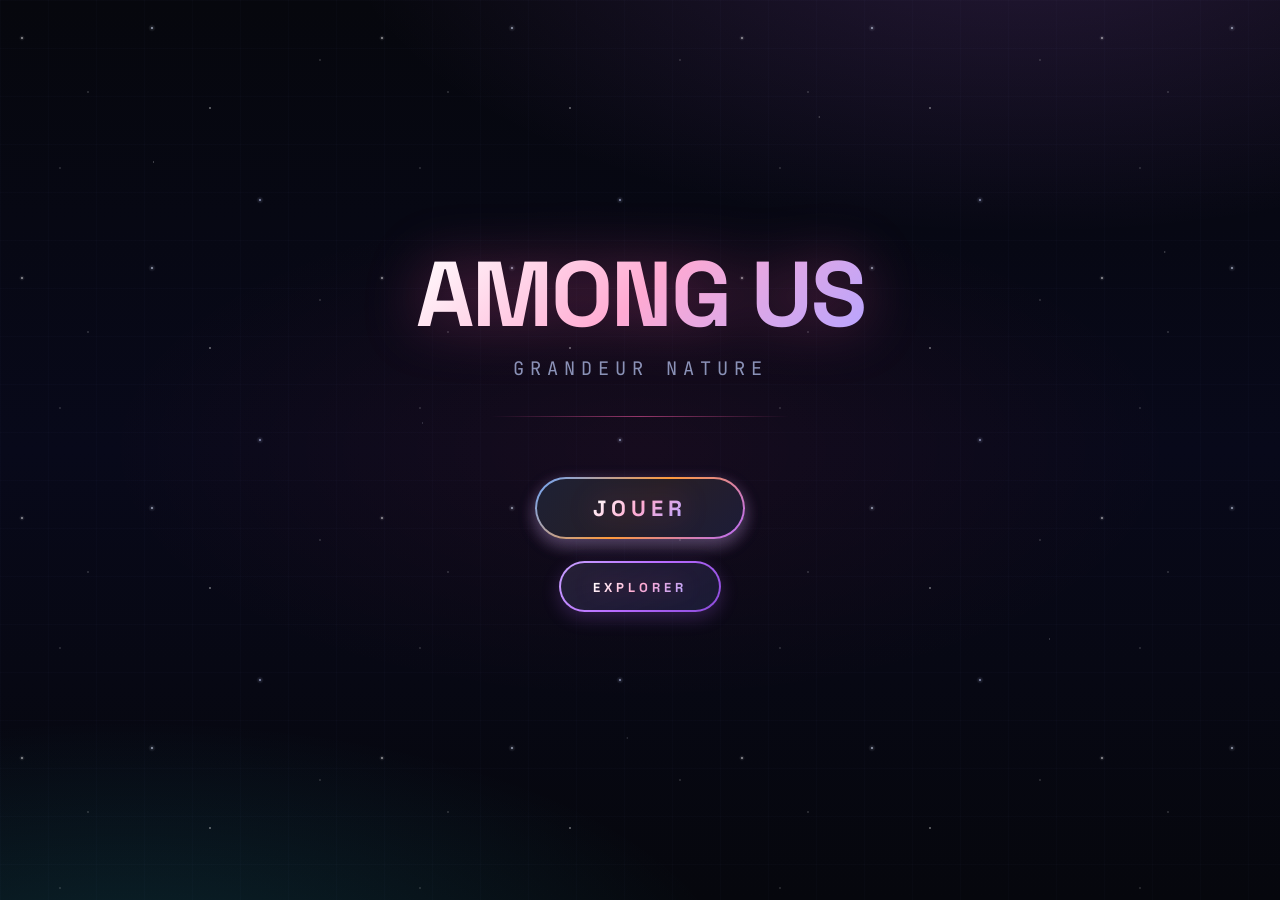
<file: index.html>
<!DOCTYPE html>
<html lang="fr">
<head>
<meta charset="UTF-8">
<meta name="viewport" content="width=device-width, initial-scale=1.0">
<title>Among Us — Grandeur Nature · Cartes 16 Joueurs</title>

<meta name="description" content="Among Us grandeur nature à 16 joueurs : cartes de rôles, règles, fiches quests, défis et tâches à imprimer ou consulter sur mobile.">
<meta name="theme-color" content="#0a0e1a">

<!-- Open Graph (aperçu lors du partage Discord/WhatsApp/Facebook) -->
<meta property="og:type" content="website">
<meta property="og:title" content="Among Us — Grandeur Nature (16 joueurs)">
<meta property="og:description" content="Cartes de rôles, règles, fiches quests et tâches pour jouer à Among Us en vrai.">
<meta property="og:image" content="og-image.svg">
<meta property="og:url" content="https://among-us-grandeur-nature-2.vercel.app/">

<!-- Twitter Card -->
<meta name="twitter:card" content="summary_large_image">
<meta name="twitter:title" content="Among Us — Grandeur Nature (16 joueurs)">
<meta name="twitter:description" content="Cartes de rôles, règles, fiches quests et tâches pour jouer à Among Us en vrai.">
<meta name="twitter:image" content="og-image.svg">

<!-- Icônes & PWA (« ajouter à l'écran d'accueil » + mode hors ligne) -->
<link rel="icon" type="image/svg+xml" href="favicon.svg">
<link rel="apple-touch-icon" href="icon-512.svg">
<link rel="manifest" href="manifest.json">

<!-- Google Fonts en preconnect (chargement plus rapide qu'avec @import) -->
<link rel="preconnect" href="https://fonts.googleapis.com">
<link rel="preconnect" href="https://fonts.gstatic.com" crossorigin>
<link rel="stylesheet" href="https://fonts.googleapis.com/css2?family=Space+Grotesk:wght@400;500;600;700;800&family=JetBrains+Mono:wght@400;500;600;700&family=Press+Start+2P&display=swap">

<link rel="stylesheet" href="styles.css">
</head>
<body class="on-accueil">

<div class="header" aria-hidden="true">
  <div class="stars"></div>
  <div class="header-title">AMONG US</div>
</div>

<div class="mode-indicator" id="mode-indicator" onclick="showTab('accueil')" title="Retourner à l'accueil">
  Mode <span id="mode-num">16</span> joueurs
</div>

<div class="tabs">
  <div class="sidebar-title">AMONG US</div>
  <div class="sidebar-mode-selector" id="sidebar-mode-selector"><!-- rendu par renderSidebarModeSelector() --></div>
  <button class="tab-btn home active"    onclick="showTab('accueil')">Accueil</button>
  <button class="tab-btn all"            onclick="showTab('all')">Cartes</button>
  <button class="tab-btn rules"          onclick="showTab('rules')">Règles</button>
  <button class="tab-btn defis"          onclick="showTab('defis')">Défis</button>
  <button class="tab-btn printtab"       onclick="showTab('impressions')">Impressions</button>
</div>

<!-- ═══════════════════════════════════════════════════
     ACCUEIL — page d'entree avec selection du mode
════════════════════════════════════════════════════ -->
<div class="section active" id="tab-accueil">
  <div class="accueil-hero">
    <h1 class="accueil-title">AMONG US</h1>
    <div class="accueil-subtitle">Grandeur Nature</div>
    <div class="accueil-rule"></div>

    <button type="button" class="accueil-play-btn" onclick="playGame()">
      <span class="accueil-play-text">Jouer</span>
    </button>

    <a class="accueil-rules-link" href="#" onclick="showTab('all'); return false;">
      <span class="accueil-rules-text">Explorer</span>
    </a>
  </div>
</div>

<!-- ═══════════════════════════════════════════════════
     ALL / CREWMATES
════════════════════════════════════════════════════ -->
<div class="section" id="tab-all">
  <div class="section-title" style="color:#8899bb">Cartes</div>
  <div class="cards-grid" id="all-grid"></div>
</div>

<div class="section" id="tab-crewmate">
  <div class="section-title" style="color:var(--neon-green)">Crewmates</div>
  <div class="cards-grid" id="crew-grid"></div>
</div>

<div class="section" id="tab-impostor">
  <div class="section-title" style="color:var(--neon-red)">Impostors</div>
  <div class="cards-grid" id="imp-grid"></div>
</div>

<div class="section" id="tab-sheriff">
  <div class="section-title" style="color:var(--neon-yellow)">Sheriff</div>
  <div class="cards-grid" id="sheriff-grid"></div>
</div>

<div class="section" id="tab-engineer">
  <div class="section-title" style="color:var(--neon-cyan)">Ingenieur</div>
  <div class="cards-grid" id="eng-grid"></div>
</div>

<!-- ═══════════════════════════════════════════════════
     SABOTAGE
════════════════════════════════════════════════════ -->
<div class="section" id="tab-sabotage">
  <div class="section-title" style="color:var(--neon-purple)">Règles spéciales</div>
  <div class="sabotage-container">

    <div class="sabotage-card">
      <span class="tag purple">IMPOSTEUR FANTÔME</span>
      <h3>POUVOIRS DU FANTÔME</h3>
      <p>Quand un Imposteur est éliminé, il devient Fantôme et peut continuer à nuire aux Crewmates.</p>

      <h4>Saboter une pièce</h4>
      <ul>
        <li>Retourner discrètement la <strong>pancarte</strong> d'une pièce côté <span style="color:var(--neon-red)">ROUGE</span></li>
        <li>Personne ne peut <strong>entrer</strong> dans une pièce rouge pendant <strong>3 minutes</strong></li>
        <li>Un seul sabotage actif à la fois — la salle de réunion ne peut pas être sabotée</li>
      </ul>
      <div class="pancarte-demo">
        <div class="pancarte open">
          <svg viewBox="0 0 24 24" fill="none">
            <circle cx="12" cy="12" r="10" stroke="currentColor" stroke-width="2"/>
            <path d="M8 12l3 3 5-5" stroke="currentColor" stroke-width="2" stroke-linecap="round"/>
          </svg>
          LIBRE
        </div>
        <div class="pancarte saboted">
          <svg viewBox="0 0 24 24" fill="none">
            <circle cx="12" cy="12" r="10" stroke="currentColor" stroke-width="2"/>
            <path d="M8 8l8 8M16 8l-8 8" stroke="currentColor" stroke-width="2" stroke-linecap="round"/>
          </svg>
          SABOTÉE
        </div>
      </div>

      <h4>Autres sabotages</h4>
      <ul>
        <li>Fermer les <strong>portes</strong> d'une pièce</li>
        <li>Éteindre les <strong>lumières</strong></li>
        <li>Effacer jusqu'à <strong>3 défis</strong> sur la fiche Quests (hors Meeting)</li>
      </ul>
    </div>

    <div class="sabotage-card">
      <span class="tag cyan">INGENIEUR</span>
      <h3>POUVOIRS DE L'INGENIEUR</h3>
      <p>Crewmate spécial avec deux pouvoirs techniques uniques.</p>

      <h4>Réparer une pièce</h4>
      <ul>
        <li>Seul joueur capable d'entrer dans une pièce sabotée</li>
        <li>Retourner la pancarte côté <span style="color:var(--neon-green)">VERT</span></li>
        <li>La réparation prend <strong>10 secondes</strong> (rester dans la pièce)</li>
        <li>Réparation possible <strong>autant de fois</strong> que nécessaire</li>
      </ul>

      <h4>Mission posthume</h4>
      <ul>
        <li>Peut valider <strong>une mission</strong> à la place d'un Crewmate mort</li>
        <li><em>Une seule fois</em> par partie</li>
      </ul>

      <p style="color:#8899bb; font-size:11px; margin-top:10px">L'Ingenieur peut être ciblé en priorité par les Imposteurs !</p>
    </div>

  </div><!-- fin sabotage-container -->

  <!-- ── PANCARTES IMPRIMABLES ── -->
  <div class="pancartes-print-section">
      <div class="pancartes-print-title">️ PANCARTES À IMPRIMER &amp; PLASTIFIER</div>
      <div class="pancartes-grid">

        <!-- PANCARTE VERTE : LIBRE -->
        <div class="pancarte-big libre">
          <div class="corner tl"></div>
          <div class="corner tr"></div>
          <div class="corner bl"></div>
          <div class="corner br"></div>
          <svg class="pancarte-big-icon" viewBox="0 0 100 100" xmlns="http://www.w3.org/2000/svg">
            <!-- Crewmate vert -->
            <g transform="translate(50,52)">
              <path d="M -18 -14 Q -18 -26 0 -26 Q 18 -26 18 -14 L 18 18 Q 18 24 12 24 L 10 24 L 10 30 L 3 30 L 3 24 L -3 24 L -3 30 L -10 30 L -10 24 L -12 24 Q -18 24 -18 18 Z"
                    fill="#39ff1422" stroke="#39ff14" stroke-width="2.5"/>
              <path d="M 16 -4 Q 25 -4 25 4 L 25 14 Q 25 20 18 20 L 18 -4 Z"
                    fill="#39ff1411" stroke="#39ff14" stroke-width="2"/>
              <rect x="-11" y="-22" width="22" height="12" rx="6"
                    fill="#39ff1433" stroke="#39ff14" stroke-width="2"/>
              <rect x="-7" y="-20" width="14" height="8" rx="4"
                    fill="#39ff1466"/>
              <!-- Check mark -->
              <path d="M -6 2 L -1 7 L 8 -4" stroke="#39ff14" stroke-width="3"
                    stroke-linecap="round" stroke-linejoin="round" fill="none"/>
            </g>
          </svg>
          <div class="pancarte-big-label">LIBRE</div>
          <div class="pancarte-big-sub">ACCÈS AUTORISÉ<br>POUR TOUS</div>
        </div>

        <!-- PANCARTE ROUGE : SABOTÉE -->
        <div class="pancarte-big sabotee">
          <div class="corner tl"></div>
          <div class="corner tr"></div>
          <div class="corner bl"></div>
          <div class="corner br"></div>
          <svg class="pancarte-big-icon" viewBox="0 0 100 100" xmlns="http://www.w3.org/2000/svg">
            <!-- Crewmate rouge / imposteur -->
            <g transform="translate(50,52)">
              <path d="M -18 -14 Q -18 -26 0 -26 Q 18 -26 18 -14 L 18 18 Q 18 24 12 24 L 10 24 L 10 30 L 3 30 L 3 24 L -3 24 L -3 30 L -10 30 L -10 24 L -12 24 Q -18 24 -18 18 Z"
                    fill="#ff224422" stroke="#ff2244" stroke-width="2.5"/>
              <path d="M 16 -4 Q 25 -4 25 4 L 25 14 Q 25 20 18 20 L 18 -4 Z"
                    fill="#ff224411" stroke="#ff2244" stroke-width="2"/>
              <rect x="-11" y="-22" width="22" height="12" rx="6"
                    fill="#ff224433" stroke="#ff2244" stroke-width="2"/>
              <rect x="-7" y="-20" width="14" height="8" rx="4"
                    fill="#ff224466"/>
              <!-- X mark -->
              <path d="M -7 -3 L 7 9 M 7 -3 L -7 9" stroke="#ff2244" stroke-width="3"
                    stroke-linecap="round" fill="none"/>
            </g>
          </svg>
          <div class="pancarte-big-label">SABOTÉE</div>
          <div class="pancarte-big-sub">ACCÈS INTERDIT<br>INGENIEUR SEULEMENT</div>
        </div>

      </div>
    </div>

</div>

<!-- ═══════════════════════════════════════════════════
     FICHE QUESTS (à imprimer et remplir à la main)
════════════════════════════════════════════════════ -->
<div class="section" id="tab-quests">
  <div class="section-title" style="color:#a0e0cc">Fiche Quests</div>
  <div class="quest-sheet" id="quest-sheet-content">
    <!-- rempli par JS -->
  </div>
</div>

<!-- ═══════════════════════════════════════════════════
     IMPRESSIONS — onglet unifie avec sous-tabs
════════════════════════════════════════════════════ -->
<div class="section" id="tab-impressions">
  <div class="section-title" style="color:var(--neon-cyan)">Impressions</div>

  <div class="subtab-nav">
    <button class="subtab-btn active" data-target="tab-print"           onclick="showSubTab('tab-print')">Cartes à imprimer</button>
    <button class="subtab-btn"        data-target="tab-defis-print"     onclick="showSubTab('tab-defis-print')">Défis à imprimer</button>
    <button class="subtab-btn"        data-target="tab-pancartes-print" onclick="showSubTab('tab-pancartes-print')">Pancartes à imprimer</button>
    <button class="subtab-btn"        data-target="tab-livret-print"    onclick="showSubTab('tab-livret-print')">Livret</button>
  </div>

  <div class="subtab active" id="tab-print">
    <div class="cards-print-toolbar">
      <button onclick="printCardsTab()">Imprimer les cartes</button>
    </div>
    <div class="print-pages-container" id="print-pages-container"></div>
  </div>

  <div class="subtab" id="tab-defis-print">
    <div class="cards-print-toolbar">
      <button onclick="printDefisTab()">Imprimer les défis</button>
    </div>
    <div class="print-pages-container" id="defis-print-container"></div>
  </div>

  <div class="subtab" id="tab-pancartes-print">
    <div class="cards-print-toolbar">
      <button onclick="printPancartesTab()">Imprimer les pancartes</button>
    </div>
    <div class="print-pages-container" id="pancartes-print-container"></div>
  </div>

  <!-- Livret : contenu deplace depuis #tab-livret par moveLivretToImpressions() au boot -->
  <div class="subtab" id="tab-livret-print"></div>
</div>

<!-- ═══════════════════════════════════════════════════
     DÉFIS & TÂCHES
════════════════════════════════════════════════════ -->
<div class="section" id="tab-defis">
  <div class="section-title" style="color:#ff9966">Défis</div>
  <div class="defis-container">
    <div class="defi-legend">
      <div class="defi-legend-item"><span class="defi-legend-dot red"></span>Défi rouge : mission à l'étage</div>
      <div class="defi-legend-item"><span class="defi-legend-dot blue"></span>Défi bleu : mission au RDC</div>
      <div class="defi-legend-item"><span class="defi-legend-dot green"></span>Tâche verte : localisation d'une mission</div>
    </div>

    <div class="defis-section-title red">Défis étage</div>
    <div class="defis-grid" id="defis-red"></div>

    <div class="defis-section-title blue">Défis RDC</div>
    <div class="defis-grid" id="defis-blue"></div>

    <div class="defis-section-title green">Localisations</div>
    <div class="taches-grid" id="taches-zones"></div>
  </div>
</div>

<!-- ═══════════════════════════════════════════════════
     RÈGLES DU JEU
════════════════════════════════════════════════════ -->
<div class="section" id="tab-rules">
  <div class="section-title" style="color:#aabbff">Règles</div>
  <div class="rules-container">

    <!-- PRÉSENTATION : RÔLES -->
    <div class="rules-section">
      <div class="rules-section-header blue">PRÉSENTATION — RÔLES</div>
      <div class="rules-section-body">
        <div class="rules-roles-grid">

          <div class="rules-role-card crewmate">
            <div class="rules-role-title">CREWMATE</div>
            <div class="rules-role-text">
              Les <span class="kw-green">CREWMATES</span> doivent terminer toutes les missions dans le temps imparti
              <strong>OU</strong> démasquer tous les <span class="kw-red">IMPOSTORS</span>.
            </div>
          </div>

          <div class="rules-role-card impostor">
            <div class="rules-role-title">IMPOSTOR</div>
            <div class="rules-role-text">
              Les <span class="kw-red">IMPOSTORS</span> doivent éliminer tous les joueurs sans se faire repérer.
              Pour éliminer, il suffit de <strong>toucher l'épaule</strong> du joueur cible.
              Ils gagnent aussi si la limite de temps est dépassée.
            </div>
          </div>

          <div class="rules-role-card sheriff">
            <div class="rules-role-title">SHERIFF</div>
            <div class="rules-role-text">
              Le <span class="kw-yellow">SHERIFF</span> possède un fusil avec <strong>une seule balle</strong>.
              Au moindre soupçon il peut l'utiliser :
            </div>
            <ul class="rules-list yellow">
              <li>S'il élimine un <span class="kw-green">CREWMATE</span> : le Sheriff meurt à sa place, et le Crewmate visé devient Sheriff.</li>
              <li>S'il tue un <span class="kw-red">IMPOSTOR</span> : le Sheriff reste en vie mais ne peut plus tirer.</li>
            </ul>
          </div>

          <div class="rules-role-card engineer">
            <div class="rules-role-title">INGENIEUR</div>
            <div class="rules-role-text">
              L'<span class="kw-cyan">INGENIEUR</span> est un Crewmate spécial aux pouvoirs techniques (réparation des pièces sabotées et mission posthume). Détails dans <strong>Règles spéciales</strong>.
            </div>
          </div>

        </div>
      </div>
    </div>

    <!-- MISE EN PLACE -->
    <div class="rules-section">
      <div class="rules-section-header blue">MISE EN PLACE</div>
      <div class="rules-section-body">
        <p style="margin-bottom:10px">
          Distribuer les cartes selon le mode choisi (cf. <strong>Modes de jeu</strong>). Adapter le nombre de défis et la durée en conséquence.
        </p>
        <p style="margin-top:10px; font-size:12px; color:#8899bb">
          Les <span class="kw-red">IMPOSTORS</span> doivent se reconnaître avant le début — faites fermer les yeux à tous pendant ce temps.
        </p>
      </div>
    </div>

    <!-- DÉFIS -->
    <div class="rules-section">
      <div class="rules-section-header orange">DÉFIS</div>
      <div class="rules-section-body">
        <ul class="rules-list orange">
          <li>Installer les défis correspondant au mode choisi.</li>
          <li><span class="kw-red">Défis rouges</span> : missions situées à l'étage.</li>
          <li><span class="kw-blue">Défis bleus</span> : missions situées au RDC.</li>
          <li><span class="kw-green">Défis verts</span> : localisations des tâches, en soutien au maître du jeu.</li>
          <li>Mettre la <strong>fiche QUESTS</strong> en évidence. Les joueurs remplissent eux-mêmes leur avancée.</li>
        </ul>
      </div>
    </div>

    <!-- DÉROULEMENT -->
    <div class="rules-section">
      <div class="rules-section-header green">DÉROULEMENT D'UNE PARTIE</div>
      <div class="rules-section-body">
        <p style="margin-bottom:14px">
          Quand un joueur découvre un mort, il crie <span class="kw-orange">REPORT</span> → on passe au <span class="kw-orange">MEETING</span>.
        </p>

        <p style="font-family:'Press Start 2P',monospace;font-size:9px;color:#ff9944;margin-bottom:10px;letter-spacing:1px">MEETING</p>
        <p style="margin-bottom:10px">Réunion de tous les joueurs. En fonction des arguments, deux options :</p>
        <ul class="rules-list orange" style="margin-bottom:14px">
          <li><span class="kw-blue">VOTE</span> : les joueurs votent pour l'élimination d'un suspect.</li>
          <li><span class="kw-purple">SKIP</span> : les joueurs ne votent pas et continuent la partie.</li>
        </ul>
        <ul class="rules-list blue">
          <li>Si les SKIP sont majoritaires → personne n'est éliminé.</li>
          <li>Si les VOTE sont majoritaires → la personne la plus votée est éliminée.</li>
          <li>En cas d'égalité de votes → SKIP automatique.</li>
        </ul>

        <p style="margin-top:16px; font-family:'Press Start 2P',monospace;font-size:9px;color:#4a9eff;margin-bottom:10px;letter-spacing:1px">BUZZ</p>
        <ul class="rules-list blue">
          <li>Un joueur peut <span class="kw-blue">BUZZER</span> (taper la table) pour déclencher un Meeting sans mort.</li>
          <li>Maximum <strong>3 BUZZ par partie</strong>, une seule fois par joueur.</li>
          <li>Après avoir buzzé, le joueur ne peut plus le faire. Il reste 2 BUZZ pour les autres.</li>
        </ul>
      </div>
    </div>

    <!-- SABOTAGE -->
    <div class="rules-section">
      <div class="rules-section-header purple">SABOTAGES</div>
      <div class="rules-section-body">
        <p style="margin-bottom:12px">
          Quand un <span class="kw-red">IMPOSTOR</span> est éliminé, il devient <span class="kw-pink">FANTÔME</span> et peut saboter :
        </p>
        <ul class="rules-list purple">
          <li>Fermer les portes d'une pièce.</li>
          <li>Éteindre les lumières.</li>
          <li>Effacer jusqu'à <strong>3 défis</strong> sur la fiche Quests (hors Meeting).</li>
          <li><strong>Saboter une pièce :</strong> retourner la pancarte côté <span class="kw-red">ROUGE</span> — personne ne peut y entrer pendant 3 minutes, sauf l'<span class="kw-cyan">INGENIEUR</span>.</li>
        </ul>
        <p style="margin-top:12px;font-size:12px;color:#8899bb">Un seul sabotage de pièce actif à la fois. La salle de Meeting ne peut pas être sabotée.</p>
      </div>
    </div>

    <!-- MORTS -->
    <div class="rules-section">
      <div class="rules-section-header red">MORTS &amp; FANTÔMES</div>
      <div class="rules-section-body">
        <ul class="rules-list red">
          <li>Un joueur éliminé reste à l'endroit de sa mort, <strong>carte face visible</strong>.</li>
          <li>Il devient <span class="kw-pink">FANTÔME</span> quel que soit son rôle.</li>
          <li>Le Fantôme peut continuer ses défis mais a l'<strong>INTERDICTION de parler et de voter</strong>.</li>
          <li>Un Fantôme <span class="kw-red">IMPOSTOR</span> peut toujours saboter (cf. <strong>Règles spéciales</strong>).</li>
        </ul>
      </div>
    </div>

    <!-- FIN DE PARTIE -->
    <div class="rules-section">
      <div class="rules-section-header green">FIN DE PARTIE</div>
      <div class="rules-section-body">
        <div class="rules-win-grid">
          <div class="rules-win-card crew">
            <h4>CREWMATES</h4>
            <ul class="rules-list green">
              <li>Toutes les missions sont terminées dans le temps imparti.</li>
              <li>OU tous les Impostors ont été éliminés.</li>
            </ul>
          </div>
          <div class="rules-win-card impostor">
            <h4>IMPOSTORS</h4>
            <ul class="rules-list red">
              <li>Tous les Crewmates, Sheriff et Ingenieur ont été éliminés.</li>
              <li>OU les Impostors sont <strong>aussi nombreux</strong> que les autres joueurs vivants.</li>
              <li>OU la limite de temps est dépassée.</li>
            </ul>
          </div>
        </div>
      </div>
    </div>

    <!-- AIDE-MÉMOIRE MJ -->
    <div class="rules-section">
      <div class="rules-section-header cyan">AIDE-MÉMOIRE MJ</div>
      <div class="rules-section-body">
        <p style="margin-bottom:10px; font-size:12px; color:#8899bb">Réponses rapides aux questions des joueurs pendant la partie.</p>
        <ul class="rules-list cyan">
          <li><strong>Kill</strong> — toucher l'épaule. Le mort reste sur place, carte face visible.</li>
          <li><strong>Sheriff</strong> — 1 balle. Tue Crewmate → meurt à sa place. Tue Impostor → désarmé pour le reste de la partie.</li>
          <li><strong>Pièce sabotée</strong> — pancarte rouge, 3 min d'interdiction. Seul l'Ingenieur peut entrer (10 s pour réparer).</li>
          <li><strong>Vote</strong> — majorité simple. Égalité = SKIP automatique.</li>
          <li><strong>Buzz</strong> — 3 max par partie, 1 par joueur. Déclenche un Meeting sans mort.</li>
          <li><strong>Fantôme</strong> — interdit de parler/voter. Continue ses défis. Un Impostor fantôme peut saboter.</li>
        </ul>
      </div>
    </div>

    <!-- POUVOIRS SPÉCIAUX (clone de tab-sabotage injecté par injectRulesSpeciales() au boot) -->
    <div class="rules-section">
      <div class="rules-section-header purple">POUVOIRS SPÉCIAUX</div>
      <div class="rules-section-body" id="rules-speciales-anchor"></div>
    </div>
  </div>
</div>

<!-- ═══════════════════════════════════════════════════
     TIMER (40 min) + Wake Lock
════════════════════════════════════════════════════ -->
<div class="section" id="tab-timer">
  <div class="section-title" style="color:#00e5ff">Timer</div>
  <div class="timer-modes" id="timer-modes"><!-- rendu par renderModeButtons() --></div>
  <div id="timer-display" class="timer-display">40:00</div>
  <div class="timer-controls">
    <button class="timer-btn start" id="timer-start" onclick="startTimer()">▶ DÉMARRER</button>
    <button class="timer-btn pause" id="timer-pause" onclick="pauseTimer()" style="display:none">PAUSE</button>
    <button class="timer-btn reset" onclick="resetTimer()">RESET</button>
  </div>
</div>

<!-- ═══════════════════════════════════════════════════
     LIVRET (version papier, format A5 livret)
════════════════════════════════════════════════════ -->

<div class="section" id="tab-livret">
  <div class="section-title" style="color:var(--neon-pink)">Livret</div>

  <div class="livret-toolbar">
    <button onclick="printLivret()">Imprimer le livret</button>
  </div>

  <div class="livret-book" id="livret-book">
    <div class="livret-page livret-cover">
      <div class="lc-glyph">▰▰▰</div>
      <h1>AMONG US</h1>
      <div class="lc-sub">Livret du Maître du Jeu</div>
      <div class="lc-rule"></div>
      <div class="lc-meta">8 joueurs · 12 joueurs · 16 joueurs</div>
    </div>

    <div class="livret-page livret-toc">
      <div class="livret-section-tag">Index</div>
      <h2 class="livret-h">Sommaire</h2>
      <ol id="livret-toc-list"><!-- rempli dynamiquement par buildLivret() --></ol>
      <div class="livret-page-num">— 02 —</div>
    </div>

    <div id="livret-dynamic"></div>

    <div class="livret-page livret-back-cover">
      <div class="lbc-glyph">▰▰▰</div>
      <div class="lbc-quote">Trust no one</div>
      <div class="lc-rule"></div>
      <div class="lbc-url">among-us-grandeur-nature-2.vercel.app</div>
    </div>
  </div>
</div>

<!-- Controles affiches uniquement en mode de partie (body.in-game) -->
<div class="ingame-controls">
  <button type="button" class="ingame-exit" onclick="exitGame()" aria-label="Quitter la partie">✕ Quitter</button>
  <button type="button" class="ingame-reset" onclick="resetCurrentGame()" aria-label="Réinitialiser la partie">↻ Reset</button>
</div>

<!-- Overlay plein écran pour cartes -->
<div id="fullscreen-overlay" class="fullscreen-overlay" style="display:none">
  <button class="fullscreen-close" onclick="closeFullscreen()" aria-label="Fermer">✕</button>
  <div class="fullscreen-content"></div>
</div>

<!-- Modal de selection du mode au clic sur Jouer -->
<div class="play-mode-modal" id="play-mode-modal" style="display:none">
  <div class="play-mode-content">
    <button type="button" class="play-mode-close" onclick="closePlayModal()" aria-label="Fermer">✕</button>
    <h2 class="play-mode-title">Nombre de joueurs</h2>
    <div class="play-mode-options" id="play-mode-options"><!-- rendu par renderModeButtons() --></div>
  </div>
</div>


<script src="app.js"></script>
<script>
  if ('serviceWorker' in navigator) {
    window.addEventListener('load', () => {
      navigator.serviceWorker.register('sw.js').catch(() => {});
    });
  }
</script>
</body>
</html>
</file>
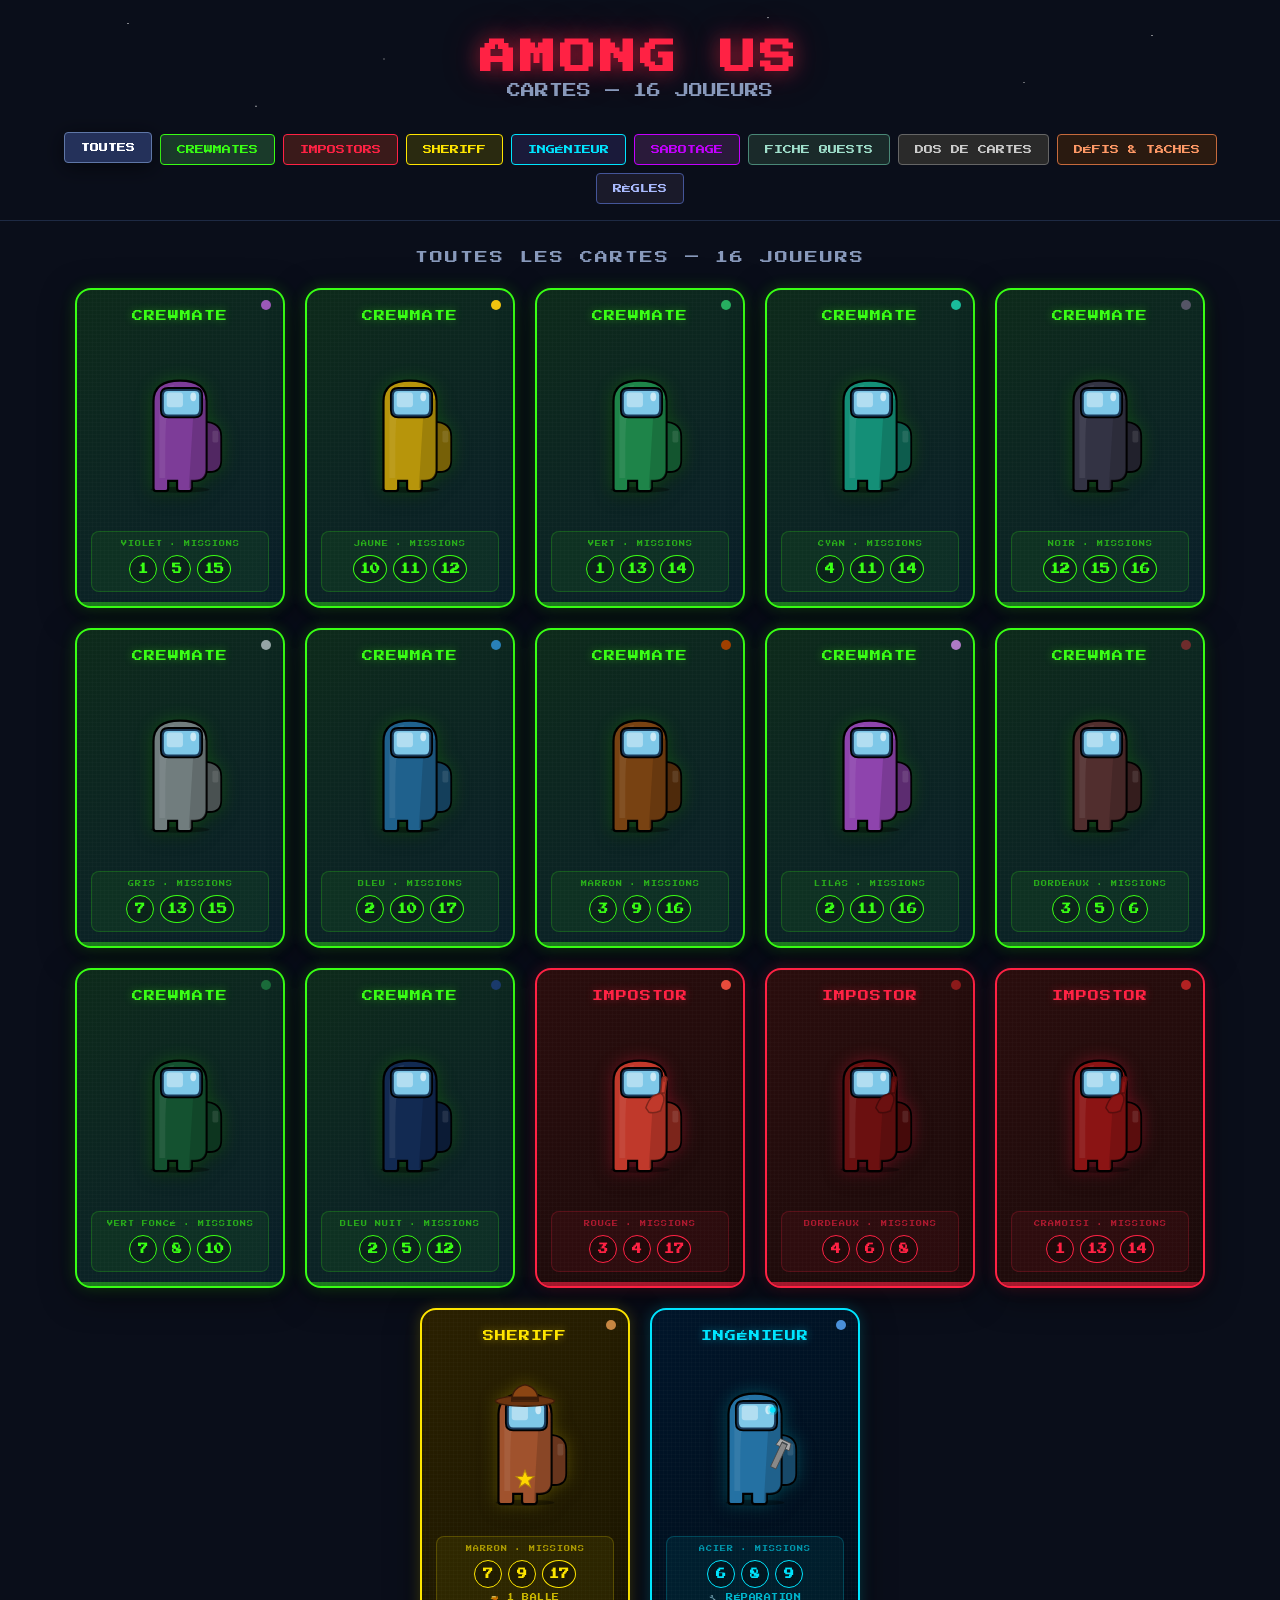
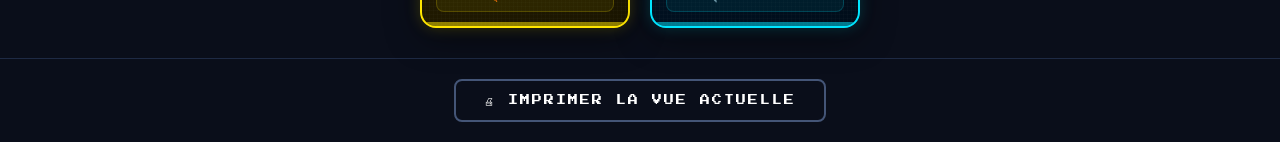
<file: files/index.html>
<!DOCTYPE html>
<html lang="fr">
<head>
<meta charset="UTF-8">
<meta name="viewport" content="width=device-width, initial-scale=1.0">
<title>Among Us - Cartes 16 Joueurs</title>
<style>
  @import url('https://fonts.googleapis.com/css2?family=Press+Start+2P&family=Nunito:wght@400;700;900&display=swap');

  :root {
    --space-dark: #0a0e1a;
    --space-blue: #1a2340;
    --neon-red: #ff2244;
    --neon-cyan: #00e5ff;
    --neon-green: #39ff14;
    --neon-yellow: #ffe600;
    --neon-orange: #ff8c00;
    --neon-purple: #c400ff;
    --neon-pink: #ff00aa;
    --card-w: 210px;
    --card-h: 320px;
  }

  * { box-sizing: border-box; margin: 0; padding: 0; }

  body {
    background: var(--space-dark);
    font-family: 'Nunito', sans-serif;
    color: white;
    min-height: 100vh;
  }

  /* ── HEADER ── */
  .header {
    text-align: center;
    padding: 40px 20px 20px;
    position: relative;
  }
  .header h1 {
    font-family: 'Press Start 2P', monospace;
    font-size: clamp(18px, 4vw, 36px);
    color: var(--neon-red);
    text-shadow: 0 0 20px #ff224488, 0 0 40px #ff224444;
    letter-spacing: 4px;
    margin-bottom: 8px;
  }
  .header p {
    color: #8899bb;
    font-size: 14px;
    font-family: 'Press Start 2P', monospace;
  }
  .stars {
    position: absolute; top: 0; left: 0; right: 0; bottom: 0;
    overflow: hidden; pointer-events: none;
    background-image:
      radial-gradient(1px 1px at 10% 20%, #fff 0%, transparent 100%),
      radial-gradient(1px 1px at 30% 50%, #aaa 0%, transparent 100%),
      radial-gradient(1px 1px at 60% 15%, #fff 0%, transparent 100%),
      radial-gradient(1px 1px at 80% 70%, #ccc 0%, transparent 100%),
      radial-gradient(1px 1px at 90% 30%, #fff 0%, transparent 100%),
      radial-gradient(1px 1px at 50% 80%, #aaa 0%, transparent 100%),
      radial-gradient(1px 1px at 20% 90%, #fff 0%, transparent 100%);
  }

  /* ── TABS ── */
  .tabs {
    display: flex; flex-wrap: wrap; gap: 8px;
    justify-content: center;
    padding: 16px 20px;
    border-bottom: 1px solid #1e2a44;
  }
  .tab-btn {
    font-family: 'Press Start 2P', monospace;
    font-size: 9px;
    padding: 10px 16px;
    border: none;
    border-radius: 4px;
    cursor: pointer;
    transition: all .2s;
    text-transform: uppercase;
  }
  .tab-btn.crewmate { background: #1a3a2a; color: var(--neon-green); border: 1px solid var(--neon-green); }
  .tab-btn.impostor { background: #3a1a1a; color: var(--neon-red); border: 1px solid var(--neon-red); }
  .tab-btn.sheriff  { background: #2a2a10; color: var(--neon-yellow); border: 1px solid var(--neon-yellow); }
  .tab-btn.engineer { background: #1a1a3a; color: var(--neon-cyan); border: 1px solid var(--neon-cyan); }
  .tab-btn.sabotage { background: #2a1a3a; color: var(--neon-purple); border: 1px solid var(--neon-purple); }
  .tab-btn.quests   { background: #1a2a2a; color: #a0e0cc; border: 1px solid #4a8877; }
  .tab-btn.backs    { background: #2a2a2a; color: #ccc; border: 1px solid #666; }
  .tab-btn.defis    { background: #2a1a10; color: #ff9966; border: 1px solid #c66a3c; }
  .tab-btn.rules    { background: #1a1a2a; color: #aabbff; border: 1px solid #445599; }
  .tab-btn.all      { background: #1a2340; color: white; border: 1px solid #445577; }
  .tab-btn:hover, .tab-btn.active { filter: brightness(1.4); transform: translateY(-2px); box-shadow: 0 4px 20px #00000088; }

  /* ── GRID ── */
  .section { display: none; padding: 30px 20px; }
  .section.active { display: block; }
  .cards-grid {
    display: flex; flex-wrap: wrap; gap: 20px;
    justify-content: center;
  }

  /* ── BASE CARD ── */
  .card {
    width: var(--card-w);
    height: var(--card-h);
    border-radius: 16px;
    display: flex; flex-direction: column;
    align-items: center; justify-content: space-between;
    padding: 18px 14px 14px;
    position: relative;
    overflow: hidden;
    transition: transform .25s, box-shadow .25s;
    cursor: pointer;
  }
  .card:hover { transform: translateY(-6px) scale(1.03); }

  /* ── CARD THEMES ── */
  .card.crewmate {
    background: linear-gradient(145deg, #0d2a1a, #0a1f2a);
    border: 2px solid var(--neon-green);
    box-shadow: 0 0 15px #39ff1433, 0 8px 32px #00000088;
  }
  .card.crewmate:hover { box-shadow: 0 0 30px #39ff1466, 0 12px 40px #00000099; }

  .card.impostor {
    background: linear-gradient(145deg, #2a0d0d, #1a0a0a);
    border: 2px solid var(--neon-red);
    box-shadow: 0 0 15px #ff224433, 0 8px 32px #00000088;
  }
  .card.impostor:hover { box-shadow: 0 0 30px #ff224466, 0 12px 40px #00000099; }

  .card.sheriff {
    background: linear-gradient(145deg, #2a2000, #1a1500);
    border: 2px solid var(--neon-yellow);
    box-shadow: 0 0 15px #ffe60033, 0 8px 32px #00000088;
  }
  .card.sheriff:hover { box-shadow: 0 0 30px #ffe60066, 0 12px 40px #00000099; }

  .card.engineer {
    background: linear-gradient(145deg, #00152a, #000d1a);
    border: 2px solid var(--neon-cyan);
    box-shadow: 0 0 15px #00e5ff33, 0 8px 32px #00000088;
  }
  .card.engineer:hover { box-shadow: 0 0 30px #00e5ff66, 0 12px 40px #00000099; }

  /* ── CARD INNER ── */
  .card-title {
    font-family: 'Press Start 2P', monospace;
    font-size: 11px;
    letter-spacing: 1px;
    text-align: center;
    line-height: 1.6;
    z-index: 1;
    margin-bottom: 4px;
  }
  .crewmate .card-title { color: var(--neon-green); text-shadow: 0 0 8px #39ff1466; }
  .impostor .card-title { color: var(--neon-red);   text-shadow: 0 0 8px #ff224466; }
  .sheriff  .card-title { color: var(--neon-yellow); text-shadow: 0 0 8px #ffe60066; }
  .engineer .card-title { color: var(--neon-cyan);  text-shadow: 0 0 8px #00e5ff66; }

  /* Among Us character SVG area */
  .char-area {
    width: 140px; height: 140px;
    display: flex; align-items: center; justify-content: center;
    z-index: 1;
    flex-shrink: 0;
  }
  .char-area svg {
    width: 100%; height: 100%;
    overflow: visible;
  }

  /* Glow effect autour du personnage selon le rôle */
  .crewmate .char-area { filter: drop-shadow(0 0 8px #39ff1433) drop-shadow(0 4px 8px rgba(0,0,0,0.4)); }
  .impostor .char-area { filter: drop-shadow(0 0 8px #ff224455) drop-shadow(0 4px 8px rgba(0,0,0,0.4)); }
  .sheriff  .char-area { filter: drop-shadow(0 0 8px #ffe60044) drop-shadow(0 4px 8px rgba(0,0,0,0.4)); }
  .engineer .char-area { filter: drop-shadow(0 0 8px #00e5ff44) drop-shadow(0 4px 8px rgba(0,0,0,0.4)); }

  /* missions badge */
  .missions {
    font-family: 'Press Start 2P', monospace;
    font-size: 7px;
    padding: 8px 10px;
    border-radius: 8px;
    z-index: 1;
    width: 100%;
    text-align: center;
  }
  .missions-label {
    opacity: .6;
    font-size: 6px;
    letter-spacing: 1px;
    margin-bottom: 6px;
    text-align: center;
    line-height: 1.5;
    word-wrap: break-word;
    white-space: normal;
  }
  .missions-nums {
    display: flex;
    justify-content: center;
    gap: 6px;
    margin-top: 4px;
  }
  .mission-num {
    display: inline-flex;
    align-items: center;
    justify-content: center;
    min-width: 28px;
    height: 28px;
    padding: 0 6px;
    border-radius: 50%;
    font-family: 'Press Start 2P', monospace;
    font-size: 10px;
    font-weight: bold;
    border: 1.5px solid currentColor;
    background: rgba(0,0,0,0.3);
  }

  .mission-extra {
    font-size: 7px;
    margin-top: 6px;
    opacity: .75;
    letter-spacing: .5px;
  }

  .crewmate .missions { color: var(--neon-green); background: #39ff1411; border: 1px solid #39ff1433; }
  .impostor .missions { color: var(--neon-red);   background: #ff224411; border: 1px solid #ff224433; }
  .sheriff  .missions { color: var(--neon-yellow); background: #ffe60011; border: 1px solid #ffe60033; }
  .engineer .missions { color: var(--neon-cyan);  background: #00e5ff11; border: 1px solid #00e5ff33; }

  /* color label */
  .color-dot {
    position: absolute; top: 10px; right: 12px;
    width: 10px; height: 10px; border-radius: 50%;
  }

  /* card back (secret) */
  .card-back-hint {
    position: absolute; bottom: 0; left: 0; right: 0;
    height: 4px;
    border-radius: 0 0 14px 14px;
  }
  .crewmate .card-back-hint { background: var(--neon-green); opacity: .4; }
  .impostor .card-back-hint { background: var(--neon-red);   opacity: .6; }
  .sheriff  .card-back-hint { background: var(--neon-yellow); opacity: .5; }
  .engineer .card-back-hint { background: var(--neon-cyan);  opacity: .5; }

  /* grid noise overlay on card */
  .card::before {
    content: '';
    position: absolute; inset: 0;
    background-image: repeating-linear-gradient(0deg, transparent, transparent 3px, #ffffff04 3px, #ffffff04 4px),
                      repeating-linear-gradient(90deg, transparent, transparent 3px, #ffffff04 3px, #ffffff04 4px);
    pointer-events: none;
  }

  /* ── SECTION TITLES ── */
  .section-title {
    font-family: 'Press Start 2P', monospace;
    font-size: 13px;
    margin-bottom: 24px;
    text-align: center;
    letter-spacing: 2px;
  }

  /* ── SABOTAGE SECTION ── */
  .sabotage-container {
    max-width: 900px; margin: 0 auto;
    display: grid; grid-template-columns: repeat(auto-fit, minmax(260px, 1fr));
    gap: 20px;
  }
  .sabotage-card {
    border-radius: 16px;
    padding: 24px 20px;
    border: 2px solid var(--neon-purple);
    background: linear-gradient(145deg, #1a0a2a, #0d0617);
    box-shadow: 0 0 15px #c400ff22;
  }
  .sabotage-card h3 {
    font-family: 'Press Start 2P', monospace;
    font-size: 10px;
    color: var(--neon-purple);
    margin-bottom: 14px;
    text-shadow: 0 0 8px #c400ff66;
  }
  .sabotage-card p, .sabotage-card li {
    font-size: 12px;
    color: #ccd;
    line-height: 1.7;
  }
  .sabotage-card ul { padding-left: 18px; }
  .sabotage-card .tag {
    display: inline-block;
    font-family: 'Press Start 2P', monospace;
    font-size: 7px;
    padding: 3px 8px;
    border-radius: 4px;
    margin-bottom: 10px;
  }
  .tag.green  { background: #39ff1422; color: var(--neon-green);  border: 1px solid #39ff1444; }
  .tag.red    { background: #ff224422; color: var(--neon-red);    border: 1px solid #ff224444; }
  .tag.cyan   { background: #00e5ff22; color: var(--neon-cyan);   border: 1px solid #00e5ff44; }
  .tag.purple { background: #c400ff22; color: var(--neon-purple); border: 1px solid #c400ff44; }

  /* pancarte visuelle (mini-démo) */
  .pancarte-demo {
    display: flex; gap: 16px; margin: 16px 0;
    justify-content: center;
  }
  .pancarte {
    width: 70px; height: 80px;
    border-radius: 8px;
    border: 3px solid;
    display: flex; flex-direction: column;
    align-items: center; justify-content: center;
    gap: 4px;
    font-family: 'Press Start 2P', monospace;
    font-size: 7px;
    font-weight: bold;
  }
  .pancarte.open    { border-color: var(--neon-green); color: var(--neon-green); background: #39ff1411; }
  .pancarte.saboted { border-color: var(--neon-red);   color: var(--neon-red);   background: #ff224411; }
  .pancarte svg { width: 28px; height: 28px; }

  /* ── PANCARTES IMPRIMABLES ── */
  .pancartes-print-section {
    margin-top: 40px;
    padding-top: 32px;
    border-top: 2px dashed #2a3060;
  }
  .pancartes-print-title {
    font-family: 'Press Start 2P', monospace;
    font-size: 11px;
    color: #8899bb;
    letter-spacing: 2px;
    text-align: center;
    margin-bottom: 28px;
  }
  .pancartes-grid {
    display: grid;
    grid-template-columns: 1fr 1fr;
    gap: 28px;
    max-width: 820px;
    margin: 0 auto;
  }

  /* La pancarte elle-même — format A5 paysage simulé */
  .pancarte-big {
    aspect-ratio: 1.41 / 1;
    border-radius: 20px;
    display: flex;
    flex-direction: column;
    align-items: center;
    justify-content: center;
    gap: 14px;
    padding: 28px 20px;
    position: relative;
    overflow: hidden;
    cursor: default;
    transition: transform .25s;
  }
  .pancarte-big:hover { transform: scale(1.02); }

  .pancarte-big.libre {
    background: linear-gradient(145deg, #061a0c, #021008);
    border: 4px solid var(--neon-green);
    box-shadow: 0 0 40px #39ff1433, 0 0 80px #39ff1411, inset 0 0 40px #39ff1408;
  }
  .pancarte-big.sabotee {
    background: linear-gradient(145deg, #1a0606, #100202);
    border: 4px solid var(--neon-red);
    box-shadow: 0 0 40px #ff224433, 0 0 80px #ff224411, inset 0 0 40px #ff224408;
  }

  /* Fond étoiles */
  .pancarte-big::before {
    content: '';
    position: absolute; inset: 0;
    background-image:
      radial-gradient(1px 1px at 15% 20%, #ffffff44, transparent),
      radial-gradient(1px 1px at 80% 15%, #ffffff33, transparent),
      radial-gradient(1px 1px at 40% 75%, #ffffff33, transparent),
      radial-gradient(1px 1px at 70% 60%, #ffffff22, transparent),
      radial-gradient(1px 1px at 25% 55%, #ffffff22, transparent),
      radial-gradient(1px 1px at 90% 80%, #ffffff22, transparent);
    pointer-events: none;
  }

  .pancarte-big-icon {
    width: 90px; height: 90px;
    position: relative; z-index: 1;
    filter: drop-shadow(0 0 12px currentColor);
  }
  .pancarte-big.libre   .pancarte-big-icon { color: var(--neon-green); }
  .pancarte-big.sabotee .pancarte-big-icon { color: var(--neon-red); }

  .pancarte-big-label {
    font-family: 'Press Start 2P', monospace;
    font-size: 28px;
    letter-spacing: 6px;
    position: relative; z-index: 1;
    text-shadow: 0 0 20px currentColor, 0 0 40px currentColor;
  }
  .pancarte-big.libre   .pancarte-big-label { color: var(--neon-green); }
  .pancarte-big.sabotee .pancarte-big-label { color: var(--neon-red); }

  .pancarte-big-sub {
    font-family: 'Press Start 2P', monospace;
    font-size: 9px;
    letter-spacing: 2px;
    position: relative; z-index: 1;
    text-align: center;
    line-height: 1.8;
  }
  .pancarte-big.libre   .pancarte-big-sub { color: #39ff1488; }
  .pancarte-big.sabotee .pancarte-big-sub { color: #ff224488; }

  /* Coins décoratifs */
  .pancarte-big .corner {
    position: absolute;
    width: 24px; height: 24px;
    border-style: solid;
    z-index: 2;
  }
  .pancarte-big.libre   .corner { border-color: var(--neon-green); }
  .pancarte-big.sabotee .corner { border-color: var(--neon-red); }
  .pancarte-big .corner.tl { top: 14px; left: 14px;  border-width: 3px 0 0 3px; }
  .pancarte-big .corner.tr { top: 14px; right: 14px; border-width: 3px 3px 0 0; }
  .pancarte-big .corner.bl { bottom: 14px; left: 14px;  border-width: 0 0 3px 3px; }
  .pancarte-big .corner.br { bottom: 14px; right: 14px; border-width: 0 3px 3px 0; }

  /* ── PRINT styles pancartes ── */
  @media print {
    /* Masquer TOUT le contenu de l'onglet sabotage sauf les pancartes */
    #tab-sabotage .sabotage-container { display: none !important; }
    #tab-sabotage .pancartes-print-title { display: none !important; }
    #tab-sabotage .section-title { display: none !important; }
    #tab-sabotage .pancartes-print-section {
      margin: 0 !important;
      padding: 0 !important;
      border: none !important;
    }

    /* Grille : 2 pancartes empilées = 1 page A4 complète */
    .pancartes-grid {
      display: flex !important;
      flex-direction: column !important;
      gap: 4mm !important;
      max-width: 100% !important;
      margin: 0 !important;
      width: 210mm !important;
      height: 297mm !important;
      page-break-inside: avoid !important;
      break-inside: avoid !important;
    }

    /* Chaque pancarte = légèrement moins que la moitié pour laisser la place au gap */
    .pancarte-big {
      width: 210mm !important;
      height: 146mm !important;
      aspect-ratio: unset !important;
      border-radius: 0 !important;
      box-shadow: none !important;
      padding: 10mm 18mm !important;
      box-sizing: border-box !important;
      flex-shrink: 0 !important;
      break-inside: avoid !important;
      page-break-inside: avoid !important;
    }

    .pancarte-big.libre {
      background: #021008 !important;
      border: 3px solid #39ff14 !important;
      border-bottom: 2px dashed #39ff1455 !important;
    }
    .pancarte-big.sabotee {
      background: #100202 !important;
      border: 3px solid #ff2244 !important;
      border-top: 2px dashed #ff224455 !important;
    }

    /* Icône et textes agrandis */
    .pancarte-big-icon {
      width: 120px !important;
      height: 120px !important;
      filter: none !important;
    }
    .pancarte-big-label {
      font-size: 40px !important;
      text-shadow: none !important;
      letter-spacing: 10px !important;
    }
    .pancarte-big-sub {
      font-size: 11px !important;
      letter-spacing: 3px !important;
    }
    .pancarte-big .corner {
      width: 18px !important;
      height: 18px !important;
    }

    /* Masquer le texte indicatif sous les pancartes */
    .pancartes-print-section > p { display: none !important; }
  }

  /* ── PRINT BTN ── */
  .print-bar {
    text-align: center;
    padding: 20px;
    border-top: 1px solid #1e2a44;
  }
  .print-btn {
    font-family: 'Press Start 2P', monospace;
    font-size: 10px;
    padding: 14px 28px;
    background: transparent;
    color: white;
    border: 2px solid #445577;
    border-radius: 8px;
    cursor: pointer;
    transition: all .2s;
    letter-spacing: 2px;
  }
  .print-btn:hover { border-color: var(--neon-cyan); color: var(--neon-cyan); box-shadow: 0 0 20px #00e5ff33; }

  /* ═══════════════════════════════════════════════════
     DOS DE CARTE
  ═══════════════════════════════════════════════════ */
  .card-back {
    width: var(--card-w);
    height: var(--card-h);
    border-radius: 16px;
    border: none;
    background:
      radial-gradient(circle at 30% 30%, #2a1a0a 0%, #0a0500 70%),
      linear-gradient(145deg, #1a0f05, #0a0500);
    display: flex;
    flex-direction: column;
    align-items: center;
    justify-content: center;
    position: relative;
    overflow: hidden;
    box-shadow: 0 8px 32px #00000088;
    transition: transform .25s, box-shadow .25s;
    cursor: pointer;
  }
  .card-back:hover {
    transform: translateY(-6px) scale(1.03);
    box-shadow: 0 0 30px #ff6b0033, 0 12px 40px #00000099;
  }

  /* Fond avec pattern d'étoiles */
  .card-back::before {
    content: '';
    position: absolute; inset: 0;
    background-image:
      radial-gradient(1.5px 1.5px at 20% 25%, #ffaa44aa 0%, transparent 100%),
      radial-gradient(1px 1px at 70% 40%, #ff880088 0%, transparent 100%),
      radial-gradient(1.5px 1.5px at 40% 70%, #ffaa44aa 0%, transparent 100%),
      radial-gradient(1px 1px at 85% 80%, #ff660066 0%, transparent 100%),
      radial-gradient(1px 1px at 15% 85%, #ffaa4488 0%, transparent 100%),
      radial-gradient(1.5px 1.5px at 60% 15%, #ff880099 0%, transparent 100%);
    pointer-events: none;
  }

  /* Grille rétro */
  .card-back::after {
    content: '';
    position: absolute; inset: 0;
    background-image:
      repeating-linear-gradient(0deg, transparent, transparent 10px, #ff6b0008 10px, #ff6b0008 11px),
      repeating-linear-gradient(90deg, transparent, transparent 10px, #ff6b0008 10px, #ff6b0008 11px);
    pointer-events: none;
  }

  .card-back-logo {
    font-family: 'Press Start 2P', monospace;
    color: #ff6b00;
    text-shadow:
      0 0 10px #ff6b00aa,
      0 0 20px #ff6b0066,
      2px 2px 0 #000,
      -2px -2px 0 #000,
      2px -2px 0 #000,
      -2px 2px 0 #000;
    z-index: 2;
    text-align: center;
  }
  .card-back-logo-top {
    font-size: 16px;
    letter-spacing: 2px;
    line-height: 1.3;
    white-space: nowrap;
  }
  .card-back-logo-bottom {
    font-size: 11px;
    letter-spacing: 2px;
    margin-top: 8px;
    opacity: .85;
  }

  /* Icône SSHHH stylisée au centre */
  .card-back-icon {
    margin: 14px 0;
    width: 110px;
    height: 110px;
    display: block;
    filter: drop-shadow(0 0 12px #ff6b0088);
    z-index: 2;
    position: relative;
  }

  /* Coins décoratifs (anciens — conservés pour compatibilité) */
  .card-back-corner {
    position: absolute;
    width: 20px; height: 20px;
    border-color: #ff6b00;
    border-style: solid;
    z-index: 2;
    display: none; /* masqués — remplacés par les équerres intérieures */
  }

  /* Équerres intérieures : proches du texte AMONG US et SHHHH */
  .back-inner-corner {
    position: absolute;
    width: 14px; height: 14px;
    border-color: #ff6b00;
    border-style: solid;
    opacity: 0.7;
    z-index: 3;
  }
  /* Coin haut-gauche : sous le logo AMONG US */
  .back-tl {
    top: 28px; left: 14px;
    border-width: 2px 0 0 2px;
  }
  /* Coin haut-droit : sous le logo AMONG US */
  .back-tr {
    top: 28px; right: 14px;
    border-width: 2px 2px 0 0;
  }
  /* Coin bas-gauche : au-dessus de SHHHH */
  .back-bl {
    bottom: 28px; left: 14px;
    border-width: 0 0 2px 2px;
  }
  /* Coin bas-droit : au-dessus de SHHHH */
  .back-br {
    bottom: 28px; right: 14px;
    border-width: 0 2px 2px 0;
  }

  /* ═══════════════════════════════════════════════════
     FICHE QUESTS (à remplir à la main)
  ═══════════════════════════════════════════════════ */
  .quest-sheet {
    max-width: 960px;
    margin: 0 auto;
    background: #080c18;
    color: #ccd6ee;
    border-radius: 16px;
    padding: 32px 28px;
    border: 1px solid #1a2244;
    box-shadow: 0 12px 60px #00000088;
    font-family: 'Nunito', sans-serif;
  }

  /* ── Header ── */
  .quest-sheet-header {
    display: flex;
    justify-content: space-between;
    align-items: flex-end;
    border-bottom: 1px solid #1a2244;
    padding-bottom: 16px;
    margin-bottom: 24px;
    flex-wrap: wrap;
    gap: 16px;
  }
  .quest-sheet-header h2 {
    font-family: 'Press Start 2P', monospace;
    font-size: 18px;
    color: white;
    letter-spacing: 2px;
    text-shadow: 0 0 20px #4a9eff66;
  }
  .quest-sheet-meta {
    font-size: 12px;
    color: #6677aa;
    text-align: right;
    line-height: 1.9;
    font-family: 'Press Start 2P', monospace;
    font-size: 9px;
  }
  .quest-sheet-meta strong { color: #8899cc; }

  /* ── Titres de section étage / RDC ── */
  .quest-floor-title {
    font-family: 'Press Start 2P', monospace;
    font-size: 10px;
    padding: 12px 18px;
    margin: 22px 0 12px;
    border-radius: 8px;
    letter-spacing: 2px;
    display: flex;
    align-items: center;
    gap: 10px;
  }
  .quest-floor-title.etage {
    background: linear-gradient(135deg, #1a0a0a, #2a0d0d);
    color: var(--neon-red);
    border: 1px solid #ff224444;
    text-shadow: 0 0 8px #ff224466;
  }
  .quest-floor-title.rdc {
    background: linear-gradient(135deg, #0a0d1a, #0d1530);
    color: #4a9eff;
    border: 1px solid #4a9eff44;
    text-shadow: 0 0 8px #4a9eff66;
  }

  /* ── Grille des missions ── */
  .quest-rows {
    display: flex;
    flex-direction: column;
    gap: 8px;
  }
  .quest-row {
    display: grid;
    grid-template-columns: 48px 1fr auto;
    align-items: center;
    gap: 14px;
    padding: 12px 16px;
    border-radius: 10px;
    background: #0c1020;
    border: 1px solid #1a2244;
    transition: border-color .2s;
  }
  .quest-row:hover { border-color: #2a3a66; }

  /* Numéro de mission */
  .quest-row-num {
    font-family: 'Press Start 2P', monospace;
    font-size: 11px;
    text-align: center;
    padding: 6px 4px;
    border-radius: 6px;
    line-height: 1.4;
  }
  .quest-row-num.etage { color: var(--neon-red);  background: #ff224415; border: 1px solid #ff224433; }
  .quest-row-num.rdc   { color: #4a9eff;           background: #4a9eff15; border: 1px solid #4a9eff33; }

  /* Nom de la pièce */
  .quest-row-room {
    font-size: 15px;
    font-weight: 700;
    color: #ffffff;
    letter-spacing: 0.3px;
  }

  /* Cases à cocher — 3 joueurs anonymes + sabotage */
  .quest-checkboxes {
    display: flex;
    gap: 8px;
    align-items: center;
  }
  .quest-checkbox {
    width: 34px; height: 34px;
    border: 2px solid #2a3a66;
    border-radius: 6px;
    display: flex; align-items: center; justify-content: center;
    font-family: 'Press Start 2P', monospace;
    font-size: 8px;
    color: #2a3a66;
    background: #0a0e1a;
    transition: border-color .15s;
    flex-shrink: 0;
  }
  .quest-checkbox:hover { border-color: #4a9eff66; }
  .quest-checkbox.sabotage-box {
    border-color: #ff224444;
    background: #ff224410;
    color: #ff224466;
    font-size: 9px;
  }

  /* Légende */
  .quest-legend {
    display: flex; flex-wrap: wrap; gap: 20px;
    justify-content: center;
    margin-top: 28px;
    padding: 16px 20px;
    border: 1px solid #2a3a66;
    border-radius: 10px;
    background: #0c1020;
    font-size: 13px;
    color: #aabbdd;
    font-weight: 600;
  }
  .quest-legend-item { display: flex; align-items: center; gap: 10px; }
  .legend-box {
    width: 26px; height: 26px;
    border: 2px solid #2a3a66;
    border-radius: 5px;
    background: #0a0e1a;
    display: inline-block;
    flex-shrink: 0;
  }
  .legend-box.sab  {
    border-color: #ff224466;
    background: #ff224420;
  }
  .legend-box.check {
    background: #0a0e1a; color: #4a9eff;
    display: flex; align-items: center; justify-content: center;
    font-weight: bold; font-size: 16px;
  }

  /* Trackers Buzz / Morts / Sheriff */
  .tracker-row {
    display: grid;
    grid-template-columns: repeat(auto-fit, minmax(200px, 1fr));
    gap: 12px;
    margin-top: 20px;
  }
  .tracker-card {
    background: #0c1020;
    border: 1px solid #1a2244;
    border-radius: 10px;
    padding: 14px 16px;
  }
  .tracker-title {
    font-family: 'Press Start 2P', monospace;
    font-size: 8px;
    color: #4a9eff;
    margin-bottom: 12px;
    letter-spacing: 1px;
    line-height: 1.6;
  }
  .tracker-circles { display: flex; gap: 10px; }
  .tracker-circle {
    width: 30px; height: 30px;
    border: 2px solid #2a3a66;
    border-radius: 50%;
    background: #0a0e1a;
  }
  .tracker-circle.red { border-color: #ff224444; }
  .tracker-line {
    height: 22px;
    border-bottom: 1.5px solid #2a3a66;
    flex: 1;
    margin-top: 8px;
  }
  .tracker-lines { display: flex; flex-direction: column; gap: 8px; }
    align-items: center;
    gap: 12px;
    padding: 10px 14px;
    background: white;
    border: 1px solid #d4c9b0;
    border-radius: 8px;
    min-height: 48px;
  }
  .quest-row-room {
    font-size: 15px;
    font-weight: 700;
    color: #1a1510;
  }
  .quest-row-players {
    font-size: 11px;
    color: #5a4e3a;
    font-style: italic;
  }

  /* CASES À COCHER */
  .quest-checkboxes {
    display: flex;
    gap: 8px;
    justify-content: flex-end;
  }
  .quest-checkbox {
    width: 32px; height: 32px;
    border: 2px solid #1a1510;
    border-radius: 4px;
    display: flex; align-items: center; justify-content: center;
    font-family: 'Press Start 2P', monospace;
    font-size: 8px;
    color: #5a4e3a;
    background: white;
    position: relative;
  }
  .quest-checkbox.sabotage-box {
    border-color: #a02020;
    background: #fdf2f2;
    color: #a02020;
  }

  /* Petite croix en filigrane pour guide */
  .quest-checkbox::before {
    content: ""; position: absolute; inset: 0;
    background-image:
      linear-gradient(45deg, transparent 48%, #f5efe4 48%, #f5efe4 52%, transparent 52%);
    opacity: .3;
    pointer-events: none;
  }

  /* Légende */
  .quest-legend {
    display: flex; flex-wrap: wrap; gap: 20px;
    justify-content: center;
    margin-top: 24px;
    padding-top: 20px;
    border-top: 2px dashed #c0b595;
    font-size: 12px;
    color: #5a4e3a;
  }
  .quest-legend-item {
    display: flex; align-items: center; gap: 8px;
  }
  .legend-box {
    width: 20px; height: 20px;
    border: 2px solid #1a1510;
    border-radius: 3px;
    display: inline-block;
    background: white;
  }
  .legend-box.sab { border-color: #a02020; background: #fdf2f2; }
  .legend-box.check {
    background: #1a1510; color: white;
    display: flex; align-items: center; justify-content: center;
    font-weight: bold; font-size: 14px;
  }

  /* Trackers supplémentaires (Buzz, Morts, Sabotage actif) */
  .tracker-row {
    display: grid;
    grid-template-columns: repeat(auto-fit, minmax(240px, 1fr));
    gap: 14px;
    margin-top: 24px;
  }
  .tracker-card {
    background: white;
    border: 1px solid #d4c9b0;
    border-radius: 8px;
    padding: 14px 16px;
  }
  .tracker-title {
    font-family: 'Press Start 2P', monospace;
    font-size: 9px;
    color: #1a1510;
    margin-bottom: 10px;
    letter-spacing: 1px;
  }
  .tracker-circles {
    display: flex; gap: 10px;
  }
  .tracker-circle {
    width: 28px; height: 28px;
    border: 2px solid #1a1510;
    border-radius: 50%;
    background: white;
  }
  .tracker-circle.red { border-color: #a02020; }
  .tracker-line {
    height: 20px;
    border-bottom: 1.5px solid #1a1510;
    flex: 1;
    margin-top: 8px;
  }
  .tracker-lines { display: flex; flex-direction: column; gap: 6px; }

  /* ═══════════════════════════════════════════════════
     DÉFIS & TÂCHES (dans le même style néon)
  ═══════════════════════════════════════════════════ */
  .defis-container {
    max-width: 960px;
    margin: 0 auto;
    display: flex;
    flex-direction: column;
    gap: 0;
  }

  /* Légende */
  .defi-legend {
    display: flex; gap: 20px; justify-content: center;
    flex-wrap: wrap;
    margin: 0 0 28px;
    padding: 14px 20px;
    background: #0a0e1a;
    border: 1px solid #1a2244;
    border-radius: 10px;
    font-size: 12px;
    color: #aab;
  }
  .defi-legend-item { display: flex; align-items: center; gap: 8px; }
  .defi-legend-dot {
    width: 14px; height: 14px; border-radius: 4px; border: 2px solid;
    flex-shrink: 0;
  }
  .defi-legend-dot.red   { border-color: var(--neon-red);   background: #ff224422; }
  .defi-legend-dot.blue  { border-color: #4a9eff;           background: #4a9eff22; }
  .defi-legend-dot.green { border-color: var(--neon-green); background: #39ff1422; }

  /* Titres de section */
  .defis-section-title {
    font-family: 'Press Start 2P', monospace;
    font-size: 11px;
    letter-spacing: 2px;
    margin: 28px 0 16px;
    padding: 14px 18px;
    border-radius: 10px;
    display: flex;
    align-items: center;
    gap: 12px;
  }
  .defis-section-title.red   { color: #ff7788; background: #2a0a10; border: 1.5px solid #ff224466; text-shadow: 0 0 10px #ff224466; }
  .defis-section-title.blue  { color: #88ccff; background: #0a1530; border: 1.5px solid #4a9eff66; text-shadow: 0 0 10px #4a9eff44; }
  .defis-section-title.green { color: var(--neon-green); background: #0a2015; border: 1.5px solid #39ff1466; text-shadow: 0 0 10px #39ff1444; }

  /* Grille des défis — 2 colonnes */
  .defis-grid {
    display: grid;
    grid-template-columns: repeat(2, 1fr);
    gap: 16px;
    margin-bottom: 8px;
  }

  /* Carte défi — hauteur FIXE et UNIFORME pour toutes */
  .defi-card {
    border-radius: 14px;
    padding: 20px 22px;
    position: relative;
    overflow: hidden;
    height: 220px;
    display: flex;
    flex-direction: column;
    gap: 12px;
    transition: transform .2s, box-shadow .2s;
    box-sizing: border-box;
  }
  .defi-card:hover {
    transform: translateY(-3px);
  }
  .defi-card.red {
    background: linear-gradient(145deg, #2e0e0e, #1a0505);
    border: 1.5px solid var(--neon-red);
    box-shadow: 0 0 14px #ff224422, inset 0 0 30px #ff22440a;
  }
  .defi-card.red:hover { box-shadow: 0 6px 24px #ff224440; }
  .defi-card.blue {
    background: linear-gradient(145deg, #0e1a2e, #050f1a);
    border: 1.5px solid #4a9eff;
    box-shadow: 0 0 14px #4a9eff22, inset 0 0 30px #4a9eff0a;
  }
  .defi-card.blue:hover { box-shadow: 0 6px 24px #4a9eff40; }

  /* Header de la carte : icône + numéro */
  .defi-header {
    display: flex;
    align-items: center;
    gap: 12px;
    padding-bottom: 10px;
    border-bottom: 1px solid;
  }
  .defi-card.red  .defi-header { border-color: #ff224433; }
  .defi-card.blue .defi-header { border-color: #4a9eff33; }

  .defi-icon-wrap {
    width: 38px; height: 38px;
    flex-shrink: 0;
    display: flex; align-items: center; justify-content: center;
    border-radius: 8px;
  }
  .defi-card.red  .defi-icon-wrap { background: #ff224415; }
  .defi-card.blue .defi-icon-wrap { background: #4a9eff15; }
  .defi-icon-wrap svg { width: 26px; height: 26px; }

  .defi-number {
    font-family: 'Press Start 2P', monospace;
    font-size: 12px;
    letter-spacing: 1px;
  }
  .defi-card.red  .defi-number { color: var(--neon-red); text-shadow: 0 0 8px #ff224466; }
  .defi-card.blue .defi-number { color: #4a9eff; text-shadow: 0 0 8px #4a9eff66; }

  /* Badge de type */
  .defi-badge {
    margin-left: auto;
    font-size: 9px;
    font-family: 'Press Start 2P', monospace;
    padding: 4px 8px;
    border-radius: 4px;
    letter-spacing: 0.5px;
    flex-shrink: 0;
  }
  .defi-card.red  .defi-badge { background: #ff224422; color: #ff7788; border: 1px solid #ff224444; }
  .defi-card.blue .defi-badge { background: #4a9eff22; color: #88ccff; border: 1px solid #4a9eff44; }

  /* Texte du défi */
  .defi-text {
    font-size: 14px;
    line-height: 1.65;
    color: #dde6ff;
    flex: 1;
  }

  /* ─── TÂCHES ─── */
  .taches-grid {
    display: grid;
    grid-template-columns: 1fr 1fr;
    gap: 16px;
    margin-top: 4px;
  }
  .taches-zone {
    border-radius: 14px;
    padding: 20px 22px;
    background: linear-gradient(145deg, #0d2a1a, #051a0d);
    border: 1.5px solid var(--neon-green);
    box-shadow: 0 0 14px #39ff1422, inset 0 0 30px #39ff140a;
  }
  .taches-zone-title {
    font-family: 'Press Start 2P', monospace;
    font-size: 11px;
    color: var(--neon-green);
    margin-bottom: 16px;
    letter-spacing: 1px;
    text-shadow: 0 0 8px #39ff1466;
    display: flex; align-items: center; gap: 10px;
    padding-bottom: 12px;
    border-bottom: 1px solid #39ff1422;
  }
  .taches-list {
    display: flex;
    flex-direction: column;
    gap: 0;
  }
  .tache-item {
    display: flex;
    align-items: center;
    gap: 12px;
    padding: 9px 4px;
    border-bottom: 1px solid #39ff1415;
    transition: background .15s;
  }
  .tache-item:last-child { border-bottom: none; }
  .tache-item:hover { background: #39ff1408; border-radius: 6px; }
  .tache-num {
    font-family: 'Press Start 2P', monospace;
    font-size: 10px;
    color: var(--neon-green);
    min-width: 36px;
    text-shadow: 0 0 6px #39ff1444;
  }
  .tache-nom {
    font-size: 13px;
    color: #c8ecd0;
    line-height: 1.4;
  }

  /* ═══════════════════════════════════════════════════
     RÈGLES DU JEU
  ═══════════════════════════════════════════════════ */
  .rules-container {
    max-width: 860px;
    margin: 0 auto;
    display: flex;
    flex-direction: column;
    gap: 20px;
  }

  /* Page de titre */
  .rules-title-page {
    text-align: center;
    padding: 40px 20px 30px;
    border-radius: 16px;
    background: linear-gradient(145deg, #0a0e1a, #0d1225);
    border: 1px solid #223366;
  }
  .rules-title-page h2 {
    font-family: 'Press Start 2P', monospace;
    font-size: 28px;
    color: white;
    letter-spacing: 6px;
    text-shadow: 0 0 30px #aabbff88;
    margin-bottom: 8px;
  }
  .rules-title-page p {
    font-size: 12px;
    color: #8899bb;
    font-family: 'Press Start 2P', monospace;
    letter-spacing: 2px;
  }

  /* Sections de règles */
  .rules-section {
    border-radius: 12px;
    overflow: hidden;
  }
  .rules-section-header {
    font-family: 'Press Start 2P', monospace;
    font-size: 11px;
    letter-spacing: 2px;
    padding: 12px 18px;
    display: flex;
    align-items: center;
    gap: 10px;
  }
  .rules-section-header.blue   { background: #0d1a3a; color: #4a9eff; border-left: 3px solid #4a9eff; }
  .rules-section-header.green  { background: #0d2a1a; color: var(--neon-green); border-left: 3px solid var(--neon-green); }
  .rules-section-header.red    { background: #2a0d0d; color: var(--neon-red); border-left: 3px solid var(--neon-red); }
  .rules-section-header.yellow { background: #2a2000; color: var(--neon-yellow); border-left: 3px solid var(--neon-yellow); }
  .rules-section-header.cyan   { background: #001a2a; color: var(--neon-cyan); border-left: 3px solid var(--neon-cyan); }
  .rules-section-header.purple { background: #1a0a2a; color: var(--neon-purple); border-left: 3px solid var(--neon-purple); }
  .rules-section-header.orange { background: #2a1200; color: #ff9944; border-left: 3px solid #ff9944; }

  .rules-section-body {
    background: #080c18;
    border: 1px solid #1a2244;
    border-top: none;
    border-radius: 0 0 12px 12px;
    padding: 18px 20px;
    font-size: 13px;
    color: #ccd6ee;
    line-height: 1.8;
    overflow: hidden;
    min-width: 0;
    word-wrap: break-word;
    overflow-wrap: break-word;
  }

  /* Cartes de rôle dans les règles */
  .rules-roles-grid {
    display: grid;
    grid-template-columns: repeat(2, 1fr);
    grid-auto-rows: 1fr;
    gap: 14px;
    margin-top: 6px;
    align-items: stretch;
  }
  .rules-role-card {
    border-radius: 10px;
    padding: 14px 16px;
    display: flex;
    flex-direction: column;
    gap: 8px;
    min-width: 0;
    height: 100%;
    box-sizing: border-box;
  }
  .rules-role-card.crewmate { background: linear-gradient(145deg, #0d2a1a, #0a1a10); border: 1.5px solid #39ff1466; }
  .rules-role-card.impostor { background: linear-gradient(145deg, #2a0d0d, #1a0505); border: 1.5px solid #ff224466; }
  .rules-role-card.sheriff  { background: linear-gradient(145deg, #2a2000, #1a1500); border: 1.5px solid #ffe60066; }
  .rules-role-card.engineer { background: linear-gradient(145deg, #001a2a, #000d1a); border: 1.5px solid #00e5ff66; }

  .rules-role-title {
    font-family: 'Press Start 2P', monospace;
    font-size: 10px;
    letter-spacing: 1px;
    word-break: break-word;
  }
  .rules-role-card.crewmate .rules-role-title { color: var(--neon-green); }
  .rules-role-card.impostor .rules-role-title { color: var(--neon-red); }
  .rules-role-card.sheriff  .rules-role-title { color: var(--neon-yellow); }
  .rules-role-card.engineer .rules-role-title { color: var(--neon-cyan); }

  .rules-role-text {
    font-size: 12px;
    color: #ccd6ee;
    line-height: 1.7;
    word-wrap: break-word;
    overflow-wrap: break-word;
  }

  /* Bullet points stylisés */
  .rules-list {
    list-style: none;
    padding: 0;
    margin: 8px 0 0 0;
    display: flex;
    flex-direction: column;
    gap: 10px;
  }
  .rules-list li {
    position: relative;
    padding-left: 22px;
    font-size: 12px;
    color: #ccd6ee;
    line-height: 1.65;
    word-wrap: break-word;
    overflow-wrap: break-word;
  }
  .rules-list li::before {
    content: '▸';
    position: absolute;
    left: 4px;
    top: 0;
    line-height: 1.65;
    font-size: 12px;
  }
  .rules-list.green li::before { color: var(--neon-green); }
  .rules-list.red   li::before { color: var(--neon-red); }
  .rules-list.cyan  li::before { color: var(--neon-cyan); }
  .rules-list.yellow li::before { color: var(--neon-yellow); }
  .rules-list.purple li::before { color: var(--neon-purple); }
  .rules-list.orange li::before { color: #ff9944; }
  .rules-list.blue  li::before { color: #4a9eff; }

  /* Mots-clés colorés */
  .kw-green  { color: var(--neon-green);  font-weight: 700; }
  .kw-red    { color: var(--neon-red);    font-weight: 700; }
  .kw-yellow { color: var(--neon-yellow); font-weight: 700; }
  .kw-cyan   { color: var(--neon-cyan);   font-weight: 700; }
  .kw-purple { color: var(--neon-purple); font-weight: 700; }
  .kw-orange { color: #ff9944;            font-weight: 700; }
  .kw-blue   { color: #4a9eff;            font-weight: 700; }
  .kw-pink   { color: #ff77cc;            font-weight: 700; }

  /* Tableau config joueurs */
  .rules-config-grid {
    display: grid;
    grid-template-columns: repeat(auto-fit, minmax(180px, 1fr));
    grid-auto-rows: 1fr;
    gap: 12px;
    margin-top: 8px;
    align-items: stretch;
  }
  .rules-config-card {
    background: #0a0e1a;
    border: 1px solid #22335577;
    border-radius: 10px;
    padding: 14px 16px;
    min-width: 0;
    height: 100%;
    box-sizing: border-box;
    display: flex;
    flex-direction: column;
  }
  .rules-config-card h4 {
    font-family: 'Press Start 2P', monospace;
    font-size: 9px;
    color: #4a9eff;
    margin-bottom: 10px;
    letter-spacing: 1px;
  }
  .rules-config-card ul {
    list-style: none; padding: 0;
    display: flex; flex-direction: column; gap: 6px;
    font-size: 12px; color: #ccd6ee;
    line-height: 1.5;
  }
  .rules-config-card ul li::before {
    content: '·  ';
    color: #4a9eff;
  }

  /* Victoire / défaite */
  .rules-win-grid {
    display: grid;
    grid-template-columns: 1fr 1fr;
    grid-auto-rows: 1fr;
    gap: 12px;
    margin-top: 6px;
    align-items: stretch;
  }
  .rules-win-card {
    border-radius: 10px;
    padding: 14px 16px;
    min-width: 0;
    height: 100%;
    box-sizing: border-box;
    display: flex;
    flex-direction: column;
  }
  .rules-win-card.crew     { background: #0d2a1a; border: 1.5px solid #39ff1444; }
  .rules-win-card.impostor { background: #2a0d0d; border: 1.5px solid #ff224444; }
  .rules-win-card h4 {
    font-family: 'Press Start 2P', monospace;
    font-size: 9px;
    margin-bottom: 10px;
    letter-spacing: 1px;
  }
  .rules-win-card.crew h4     { color: var(--neon-green); }
  .rules-win-card.impostor h4 { color: var(--neon-red); }

  /* Chrono badges */
  .rules-timers {
    display: flex; flex-wrap: wrap; gap: 10px; margin-top: 10px;
    justify-content: flex-start;
  }
  .rules-timer-badge {
    font-family: 'Press Start 2P', monospace;
    font-size: 9px;
    padding: 10px 14px;
    border-radius: 6px;
    background: #0d1225;
    border: 1px solid #2233aa;
    color: #4a9eff;
    letter-spacing: 1px;
    line-height: 1;
  }

  /* Page de fin */
  .rules-end-page {
    text-align: center;
    padding: 30px 20px;
    border-radius: 16px;
    background: linear-gradient(145deg, #0a0e1a, #0d1225);
    border: 1px solid #223366;
  }
  .rules-end-page h2 {
    font-family: 'Press Start 2P', monospace;
    font-size: 22px;
    color: white;
    letter-spacing: 4px;
    text-shadow: 0 0 20px #ffffff44;
    line-height: 1.6;
  }

  /* ═══════════════════════════════════════════════════
     PRINT STYLES
  ═══════════════════════════════════════════════════ */
  @media print {
    /* Forcer l'impression des couleurs */
    * {
      -webkit-print-color-adjust: exact !important;
      print-color-adjust: exact !important;
      color-adjust: exact !important;
    }

    @page {
      margin: 8mm;
      size: A4 portrait;
    }

    body {
      background: white !important;
      color: black;
      margin: 0 !important;
      padding: 0 !important;
    }

    .tabs, .print-bar, .header { display: none !important; }
    .section { display: none !important; padding: 0 !important; }
    .section.print-active { display: block !important; padding: 0 !important; }
    .stars { display: none !important; }
    .section-title { display: none !important; }

    /* ─── GRILLE D'IMPRESSION : 3 colonnes × 3 lignes, IDENTIQUE recto/verso ─── */
    .cards-grid {
      display: grid !important;
      grid-template-columns: repeat(3, 60mm) !important;
      grid-auto-rows: 88mm !important;
      gap: 6mm 6mm !important;
      justify-content: center !important;
      align-content: start !important;
      margin: 0 auto !important;
      padding: 4mm 0 0 0 !important;
    }

    /* ─── CARTE RECTO : taille fixe 60×88mm ─── */
    .card {
      width: 60mm !important;
      height: 88mm !important;
      max-width: 60mm !important;
      max-height: 88mm !important;
      box-sizing: border-box !important;
      margin: 0 !important;
      padding: 3mm !important;
      break-inside: avoid !important;
      page-break-inside: avoid !important;
      box-shadow: none !important;
      border-radius: 4mm !important;
      overflow: visible !important;
      position: relative !important;
    }
    .card.crewmate {
      background: linear-gradient(145deg, #0d2a1a, #0a1f2a) !important;
      border: 2px solid #39ff14 !important;
    }
    .card.impostor {
      background: linear-gradient(145deg, #2a0d0d, #1a0a0a) !important;
      border: 2px solid #ff2244 !important;
    }
    .card.sheriff {
      background: linear-gradient(145deg, #2a2000, #1a1500) !important;
      border: 2px solid #ffe600 !important;
    }
    .card.engineer {
      background: linear-gradient(145deg, #00152a, #000d1a) !important;
      border: 2px solid #00e5ff !important;
    }

    /* ─── DOS DE CARTE : 66×94mm (avec BLEED 3mm intégré) ─── */
    .card-back {
      width: 66mm !important;
      height: 94mm !important;
      max-width: 66mm !important;
      max-height: 94mm !important;
      box-sizing: border-box !important;
      margin: -3mm !important;
      padding: 6mm !important;
      break-inside: avoid !important;
      page-break-inside: avoid !important;
      box-shadow: none !important;
      border: none !important;
      border-radius: 0 !important;
      overflow: visible !important;
      position: relative !important;
      background: #1a0500 !important;
      display: flex !important;
      flex-direction: column !important;
      align-items: center !important;
      justify-content: center !important;
    }
    .card-back::before {
      background-image: none !important;
      display: none !important;
    }
    /* Équerres intérieures : visibles en impression */
    .back-inner-corner {
      border-color: #ff6b00 !important;
      opacity: 0.8 !important;
    }
    .card-back-logo { color: #ff6b00 !important; position: relative !important; z-index: 2 !important; }
    .card-back-icon { position: relative !important; z-index: 2 !important; }

    /* Note explicative retirée à l'impression */
    #tab-backs > div:not(.cards-grid) { display: none !important; }

    /* ─── REPÈRES DE DÉCOUPE (recto uniquement) ─── */
    /* Petits traits noirs aux 4 coins de chaque carte recto, juste à l'extérieur.
       Invisibles sur le verso car les dos débordent et couvrent cette zone. */
    .card::after {
      content: '' !important;
      position: absolute !important;
      inset: -1.5mm !important;
      pointer-events: none !important;
      background:
        linear-gradient(#333, #333) top left    / 2mm 0.2mm no-repeat,
        linear-gradient(#333, #333) top left    / 0.2mm 2mm no-repeat,
        linear-gradient(#333, #333) top right   / 2mm 0.2mm no-repeat,
        linear-gradient(#333, #333) top right   / 0.2mm 2mm no-repeat,
        linear-gradient(#333, #333) bottom left / 2mm 0.2mm no-repeat,
        linear-gradient(#333, #333) bottom left / 0.2mm 2mm no-repeat,
        linear-gradient(#333, #333) bottom right/ 2mm 0.2mm no-repeat,
        linear-gradient(#333, #333) bottom right/ 0.2mm 2mm no-repeat !important;
    }
    /* Désactive l'overlay de grille bruit sur le recto à l'impression */
    .card > div::before { background-image: none !important; }

    /* Note explicative retirée à l'impression */
    #tab-backs > div:not(.cards-grid) { display: none !important; }

    .crewmate .card-title { color: #39ff14 !important; }
    .impostor .card-title { color: #ff2244 !important; }
    .sheriff  .card-title { color: #ffe600 !important; }
    .engineer .card-title { color: #00e5ff !important; }

    .crewmate .missions { color: #39ff14 !important; background: #39ff1411 !important; border: 1px solid #39ff1433 !important; }
    .impostor .missions { color: #ff2244 !important; background: #ff224411 !important; border: 1px solid #ff224433 !important; }
    .sheriff  .missions { color: #ffe600 !important; background: #ffe60011 !important; border: 1px solid #ffe60033 !important; }
    .engineer .missions { color: #00e5ff !important; background: #00e5ff11 !important; border: 1px solid #00e5ff33 !important; }

    /* Drop-shadows retirés pour économiser l'encre */
    .char-area { filter: none !important; width: 36mm !important; height: 36mm !important; }
    .card-back-icon { filter: none !important; width: 30mm !important; height: 30mm !important; margin: 2mm 0 !important; }

    /* Ajustements texte impression */
    .card-title { font-size: 10pt !important; margin-bottom: 1mm !important; }
    .missions { padding: 2mm !important; }
    .missions-label { font-size: 6pt !important; margin-bottom: 2mm !important; }
    .mission-num { min-width: 7mm !important; height: 7mm !important; font-size: 9pt !important; }
    .card-back-logo-top { font-size: 13pt !important; }
    .card-back-logo-bottom { font-size: 9pt !important; }
    .color-dot { width: 3mm !important; height: 3mm !important; top: 2mm !important; right: 2mm !important; }

    /* ─── RÈGLES ─── */
    .rules-section { break-inside: avoid; page-break-inside: avoid; }
    .rules-section-body {
      background: #080c18 !important;
      border: 1px solid #1a2244 !important;
      color: #ccd6ee !important;
    }
    .rules-section-header.blue   { background: #0d1a3a !important; color: #4a9eff !important; }
    .rules-section-header.green  { background: #0d2a1a !important; color: #39ff14 !important; }
    .rules-section-header.red    { background: #2a0d0d !important; color: #ff2244 !important; }
    .rules-section-header.yellow { background: #2a2000 !important; color: #ffe600 !important; }
    .rules-section-header.cyan   { background: #001a2a !important; color: #00e5ff !important; }
    .rules-section-header.purple { background: #1a0a2a !important; color: #c400ff !important; }
    .rules-section-header.orange { background: #2a1200 !important; color: #ff9944 !important; }
    .rules-role-card.crewmate { background: #0d2a1a !important; }
    .rules-role-card.impostor { background: #2a0d0d !important; }
    .rules-role-card.sheriff  { background: #2a2000 !important; }
    .rules-role-card.engineer { background: #001a2a !important; }
    .rules-win-card.crew      { background: #0d2a1a !important; }
    .rules-win-card.impostor  { background: #2a0d0d !important; }
    .rules-config-card        { background: #0a0e1a !important; border: 1px solid #223355 !important; }
    .rules-title-page, .rules-end-page { background: #0a0e1a !important; border: 1px solid #223366 !important; }
    .rules-timer-badge { background: #0d1225 !important; border: 1px solid #2233aa !important; }

    /* ─── SECTION SABOTAGE ─── */
    .sabotage-card {
      background: #1a0a2a !important;
      border: 2px solid #c400ff !important;
      break-inside: avoid;
    }
    .sabotage-card h3 { color: #c400ff !important; }
    .sabotage-card p, .sabotage-card li { color: #ddd !important; }

    /* ─── DÉFIS ─── */
    .defis-container .defi-legend { display: none !important; }
    .defis-section-title { padding: 6px 14px !important; margin: 10px 0 6px !important; font-size: 9px !important; }
    .defis-grid {
      grid-template-columns: 1fr !important;
      gap: 6px !important;
    }
    .defi-card {
      break-inside: avoid;
      page-break-inside: avoid;
      box-shadow: none !important;
      height: 60mm !important;
      min-height: 60mm !important;
      max-height: 60mm !important;
      overflow: hidden !important;
      padding: 12px 18px !important;
    }
    .defi-card.red  { background: #2e0e0e !important; border: 1.5px solid #ff2244 !important; }
    .defi-card.blue { background: #0e1a2e !important; border: 1.5px solid #4a9eff !important; }
    .defi-text { color: #dde6ff !important; font-size: 22px !important; line-height: 1.6 !important; text-align: center !important; }
    .defi-number { font-size: 14px !important; }
    .defi-icon-wrap { width: 32px !important; height: 32px !important; }
    .defi-header { justify-content: center !important; }
    .defi-card { align-items: center !important; justify-content: center !important; text-align: center !important; }
    .defi-badge { display: none !important; }
    .taches-grid { grid-template-columns: 1fr 1fr !important; }
    .taches-zone  { background: #0d2a1a !important; border: 1.5px solid #39ff14 !important; break-inside: avoid; box-shadow: none !important; }
    .taches-zone-title { font-size: 14px !important; margin-bottom: 12px !important; padding-bottom: 10px !important; }
    .tache-item { padding: 12px 6px !important; }
    .tache-num  { font-size: 14px !important; min-width: 50px !important; }
    .tache-nom  { font-size: 18px !important; line-height: 1.4 !important; }

    /* ─── FICHE QUESTS ─── */
    /* ═══════════════════════════════════════════════════
       IMPRESSION FICHE QUESTS — 2 pages A4 (1 par étage)
    ═══════════════════════════════════════════════════ */
    .quest-sheet {
      background: #080c18 !important;
      border: none !important;
      box-shadow: none !important;
      color: #ccd6ee !important;
      padding: 0 !important;
      max-width: 100% !important;
    }

    /* Header global masqué — chaque section a son propre header */
    .quest-sheet-header { display: none !important; }
    .quest-legend { break-inside: avoid; page-break-inside: avoid; }

    /* Chaque section (étage / RDC) = 1 page A4 */
    .quest-floor-block {
      page-break-before: always;
      break-before: page;
      page-break-inside: avoid;
      break-inside: avoid;
      display: flex;
      flex-direction: column;
      padding: 8mm 10mm;
      box-sizing: border-box;
      background: #080c18 !important;
    }
    .quest-floor-block:first-of-type {
      page-break-before: avoid;
      break-before: avoid;
    }

    /* Titre de section — grand et bien visible */
    .quest-floor-title {
      font-size: 14px !important;
      padding: 14px 20px !important;
      margin: 0 0 10px 0 !important;
      border-radius: 8px !important;
    }
    .quest-floor-title.etage {
      background: #2a0d0d !important;
      color: #ff2244 !important;
      border: 2px solid #ff224466 !important;
    }
    .quest-floor-title.rdc {
      background: #0d1530 !important;
      color: #4a9eff !important;
      border: 2px solid #4a9eff66 !important;
    }

    /* Mini-header sur chaque page */
    .quest-page-header {
      display: flex !important;
      justify-content: space-between;
      align-items: center;
      margin-bottom: 8px;
      padding-bottom: 8px;
      border-bottom: 1px solid #1a2244;
    }
    .quest-page-header-title {
      font-family: 'Press Start 2P', monospace;
      font-size: 10px;
      color: #445577;
      letter-spacing: 2px;
    }
    .quest-page-header-meta {
      font-family: 'Press Start 2P', monospace;
      font-size: 8px;
      color: #2a3a66;
      text-align: right;
      line-height: 1.8;
    }

    /* Lignes de missions */
    .quest-rows { gap: 3px !important; }
    .quest-row {
      break-inside: avoid;
      page-break-inside: avoid;
      background: #0c1020 !important;
      border: 1px solid #1a2244 !important;
      padding: 7px 12px !important;
      grid-template-columns: 52px 1fr auto !important;
    }
    .quest-row:hover { border-color: #1a2244 !important; }

    /* Numéros de mission */
    .quest-row-num.etage { color: #ff2244 !important; background: #ff224415 !important; border: 1px solid #ff224433 !important; font-size: 10px !important; }
    .quest-row-num.rdc   { color: #4a9eff  !important; background: #4a9eff15  !important; border: 1px solid #4a9eff33  !important; font-size: 10px !important; }
    .quest-row-room { color: #ffffff !important; font-size: 14px !important; }

    /* Cases à cocher agrandies pour l'écriture à la main */
    .quest-checkboxes { gap: 10px !important; }
    .quest-checkbox {
      width: 42px !important;
      height: 42px !important;
      background: #0a0e1a !important;
      border: 2px solid #2a3a66 !important;
      border-radius: 6px !important;
    }
    .quest-checkbox.sabotage-box {
      background: #ff224410 !important;
      border: 2px solid #ff224455 !important;
    }

    /* Légende */
    .quest-legend {
      margin-top: 14px !important;
      padding: 10px 16px !important;
      background: #0c1020 !important;
      border: 1px solid #1a2244 !important;
      color: #8899bb !important;
      font-size: 11px !important;
    }
    .legend-box {
      width: 22px !important; height: 22px !important;
      background: #0a0e1a !important;
      border: 2px solid #2a3a66 !important;
    }
    .legend-box.sab   { background: #ff224410 !important; border-color: #ff224455 !important; }
    .legend-box.check { font-size: 14px !important; }

    /* Trackers en bas de page */
    .tracker-row {
      margin-top: 12px !important;
      break-inside: avoid;
    }
    .tracker-card {
      background: #0c1020 !important;
      border: 1px solid #1a2244 !important;
      break-inside: avoid;
    }
    .tracker-title { color: #4a9eff !important; }
    .tracker-circle {
      width: 36px !important; height: 36px !important;
      background: #0a0e1a !important;
      border: 2px solid #2a3a66 !important;
    }
    .tracker-circle.red { border-color: #ff224455 !important; }
    .tracker-line { border-bottom-color: #2a3a66 !important; }
  }
</style>
</head>
<body>

<div class="header">
  <div class="stars"></div>
  <h1>AMONG US</h1>
  <p>CARTES — 16 JOUEURS</p>
</div>

<div class="tabs">
  <button class="tab-btn all active"     onclick="showTab('all')">TOUTES</button>
  <button class="tab-btn crewmate"       onclick="showTab('crewmate')">CREWMATES</button>
  <button class="tab-btn impostor"       onclick="showTab('impostor')">IMPOSTORS</button>
  <button class="tab-btn sheriff"        onclick="showTab('sheriff')">SHERIFF</button>
  <button class="tab-btn engineer"       onclick="showTab('engineer')">INGÉNIEUR</button>
  <button class="tab-btn sabotage"       onclick="showTab('sabotage')">SABOTAGE</button>
  <button class="tab-btn quests"         onclick="showTab('quests')">FICHE QUESTS</button>
  <button class="tab-btn backs"          onclick="showTab('backs')">DOS DE CARTES</button>
  <button class="tab-btn defis"          onclick="showTab('defis')">DÉFIS &amp; TÂCHES</button>
  <button class="tab-btn rules"          onclick="showTab('rules')">RÈGLES</button>
</div>

<!-- ═══════════════════════════════════════════════════
     ALL / CREWMATES
════════════════════════════════════════════════════ -->
<div class="section active" id="tab-all">
  <div class="section-title" style="color:#8899bb">TOUTES LES CARTES — 16 JOUEURS</div>
  <div class="cards-grid" id="all-grid"></div>
</div>

<div class="section" id="tab-crewmate">
  <div class="section-title" style="color:var(--neon-green)">CREWMATES (12)</div>
  <div class="cards-grid" id="crew-grid"></div>
</div>

<div class="section" id="tab-impostor">
  <div class="section-title" style="color:var(--neon-red)">IMPOSTORS (3)</div>
  <div class="cards-grid" id="imp-grid"></div>
</div>

<div class="section" id="tab-sheriff">
  <div class="section-title" style="color:var(--neon-yellow)">SHERIFF (1)</div>
  <div class="cards-grid" id="sheriff-grid"></div>
</div>

<div class="section" id="tab-engineer">
  <div class="section-title" style="color:var(--neon-cyan)">INGÉNIEUR (1)</div>
  <div class="cards-grid" id="eng-grid"></div>
</div>

<!-- ═══════════════════════════════════════════════════
     SABOTAGE
════════════════════════════════════════════════════ -->
<div class="section" id="tab-sabotage">
  <div class="section-title" style="color:var(--neon-purple)">RÈGLES — SABOTAGE & INGÉNIEUR</div>
  <div class="sabotage-container">

    <div class="sabotage-card">
      <span class="tag purple">IMPOSTEUR FANTÔME</span>
      <h3>⚡ SABOTER UNE PIÈCE</h3>
      <p>Quand un Imposteur devient Fantôme, il peut saboter des pièces du bâtiment.</p>
      <br>
      <ul>
        <li>Retourne discrètement la <strong>pancarte</strong> d'une pièce côté <span style="color:var(--neon-red)">ROUGE</span></li>
        <li>Personne ne peut <strong>entrer</strong> dans une pièce rouge pendant <strong>3 minutes</strong></li>
        <li>Un seul sabotage actif à la fois</li>
        <li>La salle de réunion ne peut pas être sabotée</li>
      </ul>
      <div class="pancarte-demo">
        <div class="pancarte open">
          <svg viewBox="0 0 24 24" fill="none">
            <circle cx="12" cy="12" r="10" stroke="currentColor" stroke-width="2"/>
            <path d="M8 12l3 3 5-5" stroke="currentColor" stroke-width="2" stroke-linecap="round"/>
          </svg>
          LIBRE
        </div>
        <div class="pancarte saboted">
          <svg viewBox="0 0 24 24" fill="none">
            <circle cx="12" cy="12" r="10" stroke="currentColor" stroke-width="2"/>
            <path d="M8 8l8 8M16 8l-8 8" stroke="currentColor" stroke-width="2" stroke-linecap="round"/>
          </svg>
          SABOTÉE
        </div>
      </div>
    </div>

    <div class="sabotage-card">
      <span class="tag cyan">INGÉNIEUR</span>
      <h3>🔧 RÉPARER UNE PIÈCE</h3>
      <p>L'Ingénieur est le seul joueur capable d'entrer dans une pièce sabotée.</p>
      <br>
      <ul>
        <li>Se rend dans la pièce sabotée et retourne la pancarte côté <span style="color:var(--neon-green)">VERT</span></li>
        <li>La pièce est de nouveau accessible à tous</li>
        <li>L'Ingénieur peut réparer <strong>autant de fois</strong> que nécessaire</li>
        <li>La réparation prend <strong>10 secondes</strong> (rester dans la pièce)</li>
      </ul>
      <br>
      <p style="color:#8899bb; font-size:11px">⚠️ L'Ingénieur peut être ciblé en priorité par les Imposteurs !</p>
    </div>

    <div class="sabotage-card">
      <span class="tag cyan">INGÉNIEUR</span>
      <h3>🤝 POUVOIR SPÉCIAL</h3>
      <p>L'Ingénieur dispose d'un pouvoir unique :</p>
      <br>
      <ul>
        <li><strong>Mission posthume :</strong> Peut valider <strong>une mission</strong> à la place d'un Crewmate mort — <em>une seule fois par partie</em></li>
      </ul>
    </div>

    <div class="sabotage-card">
      <span class="tag purple">IMPOSTEUR FANTÔME</span>
      <h3>🌑 AUTRES SABOTAGES</h3>
      <p>En plus de saboter une pièce, le Fantôme Imposteur garde ses anciens pouvoirs :</p>
      <br>
      <ul>
        <li>Fermer les portes d'une pièce</li>
        <li>Éteindre les lumières</li>
        <li>Effacer jusqu'à <strong>3 défis</strong> (hors Meeting)</li>
      </ul>
      <br>
      <p style="color:#8899bb; font-size:11px">Ces actions sont cumulables avec le sabotage de pièce, mais le sabotage de pièce ne peut être actif que sur <strong>une seule pièce</strong> à la fois.</p>
    </div>

  </div><!-- fin sabotage-container -->

  <!-- ── PANCARTES IMPRIMABLES ── -->
  <div class="pancartes-print-section">
      <div class="pancartes-print-title">🖨️ PANCARTES À IMPRIMER &amp; PLASTIFIER</div>
      <div class="pancartes-grid">

        <!-- PANCARTE VERTE : LIBRE -->
        <div class="pancarte-big libre">
          <div class="corner tl"></div>
          <div class="corner tr"></div>
          <div class="corner bl"></div>
          <div class="corner br"></div>
          <svg class="pancarte-big-icon" viewBox="0 0 100 100" xmlns="http://www.w3.org/2000/svg">
            <!-- Crewmate vert -->
            <g transform="translate(50,52)">
              <path d="M -18 -14 Q -18 -26 0 -26 Q 18 -26 18 -14 L 18 18 Q 18 24 12 24 L 10 24 L 10 30 L 3 30 L 3 24 L -3 24 L -3 30 L -10 30 L -10 24 L -12 24 Q -18 24 -18 18 Z"
                    fill="#39ff1422" stroke="#39ff14" stroke-width="2.5"/>
              <path d="M 16 -4 Q 25 -4 25 4 L 25 14 Q 25 20 18 20 L 18 -4 Z"
                    fill="#39ff1411" stroke="#39ff14" stroke-width="2"/>
              <rect x="-11" y="-22" width="22" height="12" rx="6"
                    fill="#39ff1433" stroke="#39ff14" stroke-width="2"/>
              <rect x="-7" y="-20" width="14" height="8" rx="4"
                    fill="#39ff1466"/>
              <!-- Check mark -->
              <path d="M -6 2 L -1 7 L 8 -4" stroke="#39ff14" stroke-width="3"
                    stroke-linecap="round" stroke-linejoin="round" fill="none"/>
            </g>
          </svg>
          <div class="pancarte-big-label">LIBRE</div>
          <div class="pancarte-big-sub">ACCÈS AUTORISÉ<br>POUR TOUS</div>
        </div>

        <!-- PANCARTE ROUGE : SABOTÉE -->
        <div class="pancarte-big sabotee">
          <div class="corner tl"></div>
          <div class="corner tr"></div>
          <div class="corner bl"></div>
          <div class="corner br"></div>
          <svg class="pancarte-big-icon" viewBox="0 0 100 100" xmlns="http://www.w3.org/2000/svg">
            <!-- Crewmate rouge / imposteur -->
            <g transform="translate(50,52)">
              <path d="M -18 -14 Q -18 -26 0 -26 Q 18 -26 18 -14 L 18 18 Q 18 24 12 24 L 10 24 L 10 30 L 3 30 L 3 24 L -3 24 L -3 30 L -10 30 L -10 24 L -12 24 Q -18 24 -18 18 Z"
                    fill="#ff224422" stroke="#ff2244" stroke-width="2.5"/>
              <path d="M 16 -4 Q 25 -4 25 4 L 25 14 Q 25 20 18 20 L 18 -4 Z"
                    fill="#ff224411" stroke="#ff2244" stroke-width="2"/>
              <rect x="-11" y="-22" width="22" height="12" rx="6"
                    fill="#ff224433" stroke="#ff2244" stroke-width="2"/>
              <rect x="-7" y="-20" width="14" height="8" rx="4"
                    fill="#ff224466"/>
              <!-- X mark -->
              <path d="M -7 -3 L 7 9 M 7 -3 L -7 9" stroke="#ff2244" stroke-width="3"
                    stroke-linecap="round" fill="none"/>
            </g>
          </svg>
          <div class="pancarte-big-label">SABOTÉE</div>
          <div class="pancarte-big-sub">ACCÈS INTERDIT<br>INGÉNIEUR SEULEMENT</div>
        </div>

      </div>
      <p style="text-align:center; color:#445577; font-size:11px; margin-top:20px; font-family:'Press Start 2P',monospace; letter-spacing:1px">
        IMPRIMER · DÉCOUPER · PLASTIFIER · AFFICHER SUR CHAQUE PORTE
      </p>
    </div>

</div>

<!-- ═══════════════════════════════════════════════════
     FICHE QUESTS (à imprimer et remplir à la main)
════════════════════════════════════════════════════ -->
<div class="section" id="tab-quests">
  <div class="section-title" style="color:#a0e0cc">FICHE DE SUIVI DES QUÊTES</div>
  <div class="quest-sheet" id="quest-sheet-content">
    <!-- rempli par JS -->
  </div>
</div>

<!-- ═══════════════════════════════════════════════════
     DOS DE CARTES (17 copies identiques)
════════════════════════════════════════════════════ -->
<div class="section" id="tab-backs">
  <div class="section-title" style="color:#ff6b00">DOS DE CARTES — 17 COPIES</div>
  <div style="text-align:center; color:#8899bb; font-size:12px; margin-bottom:20px; max-width:600px; margin-left:auto; margin-right:auto">
    Imprime cette page sur le <strong>verso</strong> de la feuille contenant les cartes de rôles.
    Avec 17 joueurs (12 Crewmates + 3 Imposteurs + 1 Sheriff + 1 Ingénieur), tu as exactement 17 dos à imprimer.
  </div>
  <div class="cards-grid" id="backs-grid"></div>
</div>

<!-- ═══════════════════════════════════════════════════
     DÉFIS & TÂCHES
════════════════════════════════════════════════════ -->
<div class="section" id="tab-defis">
  <div class="section-title" style="color:#ff9966">DÉFIS &amp; TÂCHES</div>
  <div class="defis-container">
    <div class="defi-legend">
      <div class="defi-legend-item"><span class="defi-legend-dot red"></span>Défi rouge : mission à l'étage</div>
      <div class="defi-legend-item"><span class="defi-legend-dot blue"></span>Défi bleu : mission au RDC</div>
      <div class="defi-legend-item"><span class="defi-legend-dot green"></span>Tâche verte : localisation d'une mission</div>
    </div>

    <div class="defis-section-title red">🔴 DÉFIS ROUGES — 9 DÉFIS</div>
    <div class="defis-grid" id="defis-red"></div>

    <div class="defis-section-title blue">🔵 DÉFIS BLEUS — 8 DÉFIS</div>
    <div class="defis-grid" id="defis-blue"></div>

    <div class="defis-section-title green">🗺️ TÂCHES — LOCALISATIONS</div>
    <div class="taches-grid" id="taches-zones"></div>
  </div>
</div>

<!-- ═══════════════════════════════════════════════════
     RÈGLES DU JEU
════════════════════════════════════════════════════ -->
<div class="section" id="tab-rules">
  <div class="section-title" style="color:#aabbff">RÈGLES DU JEU</div>
  <div class="rules-container">

    <!-- TITRE -->
    <div class="rules-title-page">
      <h2>RULES</h2>
      <p>AMONG US — GRANDEUR NATURE · 16 JOUEURS</p>
    </div>

    <!-- PRÉSENTATION : RÔLES -->
    <div class="rules-section">
      <div class="rules-section-header blue">📋 PRÉSENTATION — RÔLES</div>
      <div class="rules-section-body">
        <div class="rules-roles-grid">

          <div class="rules-role-card crewmate">
            <div class="rules-role-title">CREWMATE</div>
            <div class="rules-role-text">
              Les <span class="kw-green">CREWMATES</span> doivent terminer toutes les missions dans le temps imparti
              <strong>OU</strong> démasquer tous les <span class="kw-red">IMPOSTORS</span>.
            </div>
          </div>

          <div class="rules-role-card impostor">
            <div class="rules-role-title">IMPOSTOR</div>
            <div class="rules-role-text">
              Les <span class="kw-red">IMPOSTORS</span> doivent éliminer tous les joueurs sans se faire repérer.
              Pour éliminer, il suffit de <strong>toucher l'épaule</strong> du joueur cible.
              Ils gagnent aussi si la limite de temps est dépassée.
            </div>
          </div>

          <div class="rules-role-card sheriff">
            <div class="rules-role-title">SHERIFF</div>
            <div class="rules-role-text">
              Le <span class="kw-yellow">SHERIFF</span> possède un fusil avec <strong>une seule balle</strong>.
              Au moindre soupçon il peut l'utiliser :
            </div>
            <ul class="rules-list yellow">
              <li>S'il élimine un <span class="kw-green">CREWMATE</span> : le Sheriff meurt à sa place, et le Crewmate visé devient Sheriff.</li>
              <li>S'il tue un <span class="kw-red">IMPOSTOR</span> : le Sheriff reste en vie mais ne peut plus tirer.</li>
            </ul>
          </div>

          <div class="rules-role-card engineer">
            <div class="rules-role-title">INGÉNIEUR</div>
            <div class="rules-role-text">
              L'<span class="kw-cyan">INGÉNIEUR</span> est un Crewmate spécial aux pouvoirs techniques :
            </div>
            <ul class="rules-list cyan">
              <li><strong>Réparer :</strong> seul capable d'entrer dans une pièce sabotée (pancarte rouge) et de la remettre en service en 10 secondes.</li>
              <li><strong>Mission posthume :</strong> peut valider une mission à la place d'un Crewmate mort — une seule fois par partie.</li>
            </ul>
          </div>

        </div>
      </div>
    </div>

    <!-- MISE EN PLACE -->
    <div class="rules-section">
      <div class="rules-section-header blue">⚙️ MISE EN PLACE — 16 JOUEURS</div>
      <div class="rules-section-body">
        <p style="margin-bottom:14px">17 cartes sont disponibles. Deux configurations possibles :</p>
        <div class="rules-config-grid">
          <div class="rules-config-card">
            <h4>CONFIG A</h4>
            <ul>
              <li>3 <span class="kw-red">IMPOSTORS</span></li>
              <li>12 <span class="kw-green">CREWMATES</span></li>
              <li>1 <span class="kw-yellow">SHERIFF</span></li>
              <li>1 <span class="kw-cyan">INGÉNIEUR</span></li>
            </ul>
          </div>
          <div class="rules-config-card">
            <h4>CONFIG B</h4>
            <ul>
              <li>4 <span class="kw-red">IMPOSTORS</span></li>
              <li>11 <span class="kw-green">CREWMATES</span></li>
              <li>1 <span class="kw-yellow">SHERIFF</span></li>
              <li>1 <span class="kw-cyan">INGÉNIEUR</span></li>
            </ul>
          </div>
        </div>
        <p style="margin-top:16px; font-size:12px; color:#8899bb">
          Pour choisir entre 3 ou 4 Impostors : retirer ou ajouter la carte Impostor <span class="kw-red">Cramoisi</span> (missions <span class="kw-red">1 - 13 - 14</span>) — elle a les mêmes missions que le Crewmate <span class="kw-green">Vert</span>, donc une seule des deux cartes est utilisée.
        </p>
        <p style="margin-top:10px; font-size:12px; color:#8899bb">
          Distribuer les cartes. Les <span class="kw-red">IMPOSTORS</span> doivent se reconnaître avant le début — faites fermer les yeux à tous pendant ce temps.
        </p>
      </div>
    </div>

    <!-- DÉFIS -->
    <div class="rules-section">
      <div class="rules-section-header orange">🎯 DÉFIS</div>
      <div class="rules-section-body">
        <ul class="rules-list orange">
          <li>Installer les défis selon le nombre de joueurs (16 joueurs → Défis 1 à 16).</li>
          <li><span class="kw-red">Défis rouges</span> : missions situées à l'étage.</li>
          <li><span class="kw-blue">Défis bleus</span> : missions situées au RDC.</li>
          <li><span class="kw-green">Défis verts</span> : localisations des tâches, en soutien au maître du jeu.</li>
          <li>Mettre la <strong>fiche QUESTS</strong> en évidence. Les joueurs remplissent eux-mêmes leur avancée.</li>
        </ul>
      </div>
    </div>

    <!-- DÉROULEMENT -->
    <div class="rules-section">
      <div class="rules-section-header green">▶️ DÉROULEMENT D'UNE PARTIE</div>
      <div class="rules-section-body">
        <p style="margin-bottom:14px">
          Quand un joueur découvre un mort, il crie <span class="kw-orange">REPORT</span> → on passe au <span class="kw-orange">MEETING</span>.
        </p>

        <p style="font-family:'Press Start 2P',monospace;font-size:9px;color:#ff9944;margin-bottom:10px;letter-spacing:1px">MEETING</p>
        <p style="margin-bottom:10px">Réunion de tous les joueurs. En fonction des arguments, deux options :</p>
        <ul class="rules-list orange" style="margin-bottom:14px">
          <li><span class="kw-blue">VOTE</span> : les joueurs votent pour l'élimination d'un suspect.</li>
          <li><span class="kw-purple">SKIP</span> : les joueurs ne votent pas et continuent la partie.</li>
        </ul>
        <ul class="rules-list blue">
          <li>Si les SKIP sont majoritaires → personne n'est éliminé.</li>
          <li>Si les VOTE sont majoritaires → la personne la plus votée est éliminée.</li>
          <li>En cas d'égalité de votes → SKIP automatique.</li>
        </ul>

        <p style="margin-top:16px; font-family:'Press Start 2P',monospace;font-size:9px;color:#4a9eff;margin-bottom:10px;letter-spacing:1px">BUZZ</p>
        <ul class="rules-list blue">
          <li>Un joueur peut <span class="kw-blue">BUZZER</span> (taper la table) pour déclencher un Meeting sans mort.</li>
          <li>Maximum <strong>3 BUZZ par partie</strong>, une seule fois par joueur.</li>
          <li>Après avoir buzzé, le joueur ne peut plus le faire. Il reste 2 BUZZ pour les autres.</li>
        </ul>
      </div>
    </div>

    <!-- SABOTAGE -->
    <div class="rules-section">
      <div class="rules-section-header purple">⚡ SABOTAGE (Fantôme Impostor)</div>
      <div class="rules-section-body">
        <p style="margin-bottom:12px">
          Quand un <span class="kw-red">IMPOSTOR</span> est éliminé, il devient <span class="kw-pink">FANTÔME</span> et peut saboter :
        </p>
        <ul class="rules-list purple">
          <li>Fermer les portes d'une pièce.</li>
          <li>Éteindre les lumières.</li>
          <li>Effacer jusqu'à <strong>3 défis</strong> sur la fiche Quests (hors Meeting).</li>
          <li><strong>Saboter une pièce :</strong> retourner la pancarte côté <span class="kw-red">ROUGE</span> — personne ne peut y entrer pendant 3 minutes, sauf l'<span class="kw-cyan">INGÉNIEUR</span>.</li>
        </ul>
        <p style="margin-top:12px;font-size:12px;color:#8899bb">Un seul sabotage de pièce actif à la fois. La salle de Meeting ne peut pas être sabotée.</p>
      </div>
    </div>

    <!-- MORTS -->
    <div class="rules-section">
      <div class="rules-section-header red">💀 MORTS &amp; FANTÔMES</div>
      <div class="rules-section-body">
        <ul class="rules-list red">
          <li>Un joueur éliminé reste à l'endroit de sa mort, <strong>carte face visible</strong>.</li>
          <li>Il devient <span class="kw-pink">FANTÔME</span> quel que soit son rôle.</li>
          <li>Le Fantôme peut continuer ses défis mais a l'<strong>INTERDICTION de parler et de voter</strong>.</li>
          <li>Un Fantôme <span class="kw-red">IMPOSTOR</span> peut toujours saboter (voir section Sabotage).</li>
        </ul>
      </div>
    </div>

    <!-- FIN DE PARTIE -->
    <div class="rules-section">
      <div class="rules-section-header green">🏆 FIN DE PARTIE — CONDITIONS DE VICTOIRE</div>
      <div class="rules-section-body">
        <div class="rules-win-grid">
          <div class="rules-win-card crew">
            <h4>CREWMATES &amp; SHERIFF &amp; INGÉNIEUR</h4>
            <ul class="rules-list green">
              <li>Toutes les missions sont terminées dans le temps imparti.</li>
              <li>OU tous les Impostors ont été éliminés.</li>
            </ul>
          </div>
          <div class="rules-win-card impostor">
            <h4>IMPOSTORS</h4>
            <ul class="rules-list red">
              <li>Tous les Crewmates, Sheriff et Ingénieur ont été éliminés.</li>
              <li>OU la limite de temps est dépassée.</li>
            </ul>
          </div>
        </div>
        <div class="rules-timers">
          <span class="rules-timer-badge">8 joueurs → 20 min</span>
          <span class="rules-timer-badge">12 joueurs → 30 min</span>
          <span class="rules-timer-badge">16 joueurs → 40 min</span>
        </div>
      </div>
    </div>

    <!-- BONNE CHANCE -->
    <div class="rules-end-page">
      <h2>BONNE<br>CHANCE</h2>
    </div>

  </div>
</div>

<div class="print-bar">
  <button class="print-btn" onclick="printCurrent()">🖨 IMPRIMER LA VUE ACTUELLE</button>
</div>

<script>
// ═══════════════════════════════════════════════════
// DATA
// ═══════════════════════════════════════════════════
const COLORS = [
  { name: 'Violet',  hex: '#9B59B6', body: '#7D3C98' },
  { name: 'Jaune',   hex: '#F1C40F', body: '#B7950B' },
  { name: 'Vert',    hex: '#27AE60', body: '#1E8449' },
  { name: 'Orange',  hex: '#E67E22', body: '#CA6F1E' },
  { name: 'Cyan',    hex: '#1ABC9C', body: '#148F77' },
  { name: 'Rose',    hex: '#E91E8C', body: '#C2185B' },
  { name: 'Noir',    hex: '#555566', body: '#333344' },
  { name: 'Gris',    hex: '#95A5A6', body: '#717D7E' },
  { name: 'Bleu',    hex: '#2980B9', body: '#1F618D' },
  { name: 'Marron',  hex: '#A04000', body: '#784212' },
  { name: 'Lilas',   hex: '#AF7AC5', body: '#8E44AD' },
  { name: 'Bordeaux',hex: '#6E2C2C', body: '#512E2E' },
  // special roles get their own colors
];

// 16 players: 12 crewmates, 1 sheriff, 1 engineer, 3 impostors
// Missions are distributed so each is covered ~3 times across all players
// 16 missions total

const crewmatesData = [
  { color: COLORS[0],  missions: [1, 5, 15]  },  // Violet
  { color: COLORS[1],  missions: [10, 11, 12] }, // Jaune
  { color: COLORS[2],  missions: [1, 13, 14] },  // Vert ← CARTE SWING (même missions que Cramoisi)
  { color: COLORS[4],  missions: [4, 11, 14] },  // Cyan
  { color: COLORS[6],  missions: [12, 15, 16] }, // Noir
  { color: COLORS[7],  missions: [7, 13, 15] },  // Gris
  { color: COLORS[8],  missions: [2, 10, 17] },  // Bleu
  { color: COLORS[9],  missions: [3, 9, 16]  },  // Marron
  { color: COLORS[10], missions: [2, 11, 16] },  // Lilas
  { color: COLORS[11], missions: [3, 5, 6]   },  // Bordeaux
  { color: { name: 'Vert foncé', hex: '#1a6b3a', body: '#145230' }, missions: [7, 8, 10] },
  { color: { name: 'Bleu nuit',  hex: '#1a3a6b', body: '#122a52' }, missions: [2, 5, 12] },
];

const impostorsData = [
  { color: { name: 'Rouge',    hex: '#E74C3C', body: '#C0392B' }, missions: [3, 4, 17]  },
  { color: { name: 'Bordeaux', hex: '#8B1A1A', body: '#6B1010' }, missions: [4, 6, 8]   },
  { color: { name: 'Cramoisi', hex: '#B22222', body: '#8B1414' }, missions: [1, 13, 14] }, // ← CARTE SWING (même missions que Vert)
];

const sheriffData = {
  color: { name: 'Marron', hex: '#C68642', body: '#A0522D' },
  missions: [7, 9, 17],
};

const engineerData = {
  color: { name: 'Acier', hex: '#4A90D9', body: '#2471A3' },
  missions: [6, 8, 9],
};

// ═══════════════════════════════════════════════════
// SVG CHARACTERS — Style authentique Among Us
// ═══════════════════════════════════════════════════
function crewmateSVG(bodyColor, helmetColor, isImpostor = false, isSheriff = false, isEngineer = false) {
  // Darken body color for shadow
  const shadow = darken(bodyColor, 0.35);
  const highlight = lighten(bodyColor, 0.15);

  // Finger "shhh" for impostor
  const impostorFinger = isImpostor ? `
    <!-- Main devant la visière (chut) -->
    <g transform="translate(42, 38)">
      <!-- Avant-bras -->
      <path d="M 0 8 Q 2 2 5 0 L 10 -2 Q 13 0 12 4 L 10 10 Q 6 12 2 11 Z"
            fill="${bodyColor}" stroke="${shadow}" stroke-width="1"/>
      <!-- Doigt levé -->
      <path d="M 10 -2 L 11 -12 Q 12 -14 13.5 -13 Q 15 -12 14 -10 L 13 -2 Z"
            fill="${bodyColor}" stroke="${shadow}" stroke-width="1"/>
      <!-- Ongle -->
      <ellipse cx="12.5" cy="-11" rx="1" ry="1.5" fill="${shadow}" opacity="0.5"/>
    </g>
  ` : '';

  // Sheriff badge/hat
  const sheriffHat = isSheriff ? `
    <!-- Chapeau de shérif (repositionné plus bas pour pas déborder) -->
    <g transform="translate(38, 16)">
      <!-- Bord -->
      <ellipse cx="0" cy="3" rx="20" ry="3.5" fill="#6B3410" stroke="#3d1d08" stroke-width="1"/>
      <!-- Couronne -->
      <path d="M -9 3 Q -9 -6 0 -8 Q 9 -6 9 3 Z" fill="#8B4513" stroke="#3d1d08" stroke-width="1"/>
      <!-- Bande -->
      <rect x="-9" y="0" width="18" height="2.5" fill="#3d1d08"/>
    </g>
    <!-- Étoile de shérif -->
    <g transform="translate(38, 72)">
      <polygon points="0,-6 1.7,-1.7 6,-1.7 2.5,1.3 3.8,5.5 0,3 -3.8,5.5 -2.5,1.3 -6,-1.7 -1.7,-1.7"
               fill="#FFD700" stroke="#B8860B" stroke-width="0.7"/>
    </g>
  ` : '';

  // Engineer tools
  const engineerTools = isEngineer ? `
    <!-- Clé à molette sur le côté -->
    <g transform="translate(58, 48) rotate(25)">
      <rect x="-2" y="0" width="4" height="18" fill="#888" stroke="#444" stroke-width="0.5"/>
      <path d="M -4 -2 L 4 -2 L 5 3 L 2 3 L 2 -0.5 L -2 -0.5 L -2 3 L -5 3 Z"
            fill="#aaa" stroke="#444" stroke-width="0.5"/>
    </g>
    <!-- Petite LED clignotante -->
    <circle cx="50" cy="25" r="2" fill="#00e5ff" opacity="0.9"/>
    <circle cx="50" cy="25" r="3.5" fill="#00e5ff" opacity="0.3"/>
  ` : '';

  return `<svg viewBox="-4 0 84 95" xmlns="http://www.w3.org/2000/svg">
    <defs>
      <clipPath id="body-clip-${bodyColor.replace('#','')}">
        <path d="M 20 28
                 Q 20 14 38 14
                 Q 56 14 56 28
                 L 56 74
                 Q 56 82 48 82
                 L 46 82
                 L 46 87
                 Q 46 89 44 89
                 L 38 89
                 Q 36 89 36 87
                 L 36 82
                 L 30 82
                 L 30 87
                 Q 30 89 28 89
                 L 22 89
                 Q 20 89 20 87
                 L 20 82
                 Z"/>
      </clipPath>
    </defs>

    <!-- OMBRE SOL -->
    <ellipse cx="38" cy="88" rx="20" ry="2" fill="#000" opacity="0.35"/>

    <!-- SAC À DOS (derrière) -->
    <g>
      <path d="M 54 42
               Q 66 42 66 52
               L 66 68
               Q 66 76 58 76
               L 54 76 Z"
            fill="${shadow}" stroke="#000" stroke-width="1.2"/>
      <!-- Détail sac -->
      <rect x="60" y="48" width="4" height="8" fill="${lighten(shadow, 0.1)}" rx="1"/>
    </g>

    <!-- CORPS PRINCIPAL (forme œuf caractéristique) -->
    <path d="M 20 28
             Q 20 14 38 14
             Q 56 14 56 28
             L 56 74
             Q 56 82 48 82
             L 46 82
             L 46 87
             Q 46 89 44 89
             L 38 89
             Q 36 89 36 87
             L 36 82
             L 30 82
             L 30 87
             Q 30 89 28 89
             L 22 89
             Q 20 89 20 87
             L 20 82
             Z"
          fill="${bodyColor}" stroke="#000" stroke-width="1.5"/>

    <!-- HIGHLIGHT (reflet sur le corps) -->
    <path d="M 24 30
             Q 24 18 34 17
             L 30 28
             Q 28 40 28 60
             L 28 80
             L 24 80 Z"
          fill="${highlight}" opacity="0.5" clip-path="url(#body-clip-${bodyColor.replace('#','')})"/>

    <!-- OMBRE CORPS (côté droit) -->
    <path d="M 48 20
             L 56 28
             L 56 74
             Q 56 82 48 82
             L 46 82
             L 46 87
             L 44 87
             Z"
          fill="${shadow}" opacity="0.4" clip-path="url(#body-clip-${bodyColor.replace('#','')})"/>

    <!-- VISIÈRE (forme large et caractéristique) -->
    <g>
      <!-- Contour visière -->
      <path d="M 25 24
               Q 25 19 30 19
               L 48 19
               Q 53 19 53 24
               L 53 34
               Q 53 39 48 39
               L 30 39
               Q 25 39 25 34
               Z"
            fill="#1a3a5a" stroke="#000" stroke-width="1.2"/>
      <!-- Glass -->
      <path d="M 27 24
               Q 27 21 30 21
               L 48 21
               Q 51 21 51 24
               L 51 33
               Q 51 37 48 37
               L 30 37
               Q 27 37 27 33
               Z"
            fill="${helmetColor}"/>
      <!-- Reflet principal -->
      <path d="M 29 24
               Q 29 22 31 22
               L 38 22
               Q 40 22 40 24
               L 40 30
               Q 40 32 38 32
               L 31 32
               Q 29 32 29 30
               Z"
            fill="white" opacity="0.4"/>
      <!-- Petit reflet supplémentaire -->
      <ellipse cx="47" cy="25" rx="2" ry="3" fill="white" opacity="0.6"/>
    </g>

    ${sheriffHat}
    ${engineerTools}
    ${impostorFinger}
  </svg>`;
}

// Helpers: lighten/darken hex color
function darken(hex, amount) {
  const [r, g, b] = hexToRgb(hex);
  return rgbToHex(
    Math.max(0, Math.floor(r * (1 - amount))),
    Math.max(0, Math.floor(g * (1 - amount))),
    Math.max(0, Math.floor(b * (1 - amount)))
  );
}
function lighten(hex, amount) {
  const [r, g, b] = hexToRgb(hex);
  return rgbToHex(
    Math.min(255, Math.floor(r + (255 - r) * amount)),
    Math.min(255, Math.floor(g + (255 - g) * amount)),
    Math.min(255, Math.floor(b + (255 - b) * amount))
  );
}
function hexToRgb(hex) {
  hex = hex.replace('#', '');
  return [parseInt(hex.substr(0,2),16), parseInt(hex.substr(2,2),16), parseInt(hex.substr(4,2),16)];
}
function rgbToHex(r, g, b) {
  return '#' + [r,g,b].map(x => x.toString(16).padStart(2,'0')).join('');
}

// ═══════════════════════════════════════════════════
// BUILD CARDS
// ═══════════════════════════════════════════════════
function buildCard(type, colorObj, missions, extra = '') {
  const typeLabel = { crewmate: 'CREWMATE', impostor: 'IMPOSTOR', sheriff: 'SHERIFF', engineer: 'INGÉNIEUR' }[type];
  const isImp  = type === 'impostor';
  const isSher = type === 'sheriff';
  const isEng  = type === 'engineer';
  const helmet = '#7FC8E8';
  const svg    = crewmateSVG(colorObj.body, helmet, isImp, isSher, isEng);
  const numsHTML = missions.map(m => `<span class="mission-num">${m}</span>`).join('');

  return `<div class="card ${type}">
    <div class="color-dot" style="background:${colorObj.hex}"></div>
    <div class="card-title">${typeLabel}</div>
    <div class="char-area">${svg}</div>
    <div class="missions">
      <div class="missions-label">${colorObj.name.toUpperCase()} · MISSIONS</div>
      <div class="missions-nums">${numsHTML}</div>
      ${extra ? `<div class="mission-extra">${extra}</div>` : ''}
    </div>
    <div class="card-back-hint"></div>
  </div>`;
}

// ═══════════════════════════════════════════════════
// POPULATE GRIDS
// ═══════════════════════════════════════════════════
function populateGrids() {
  const allCards  = [];
  const crewCards = [];
  const impCards  = [];
  const sherCards = [];
  const engCards  = [];

  crewmatesData.forEach(c => {
    const html = buildCard('crewmate', c.color, c.missions);
    crewCards.push(html);
    allCards.push(html);
  });

  impostorsData.forEach(c => {
    const html = buildCard('impostor', c.color, c.missions);
    impCards.push(html);
    allCards.push(html);
  });

  const sherHtml = buildCard('sheriff', sheriffData.color, sheriffData.missions,
    `🔫 1 BALLE`);
  sherCards.push(sherHtml);
  allCards.push(sherHtml);

  const engHtml = buildCard('engineer', engineerData.color, engineerData.missions,
    `🔧 RÉPARATION`);
  engCards.push(engHtml);
  allCards.push(engHtml);

  document.getElementById('all-grid').innerHTML    = allCards.join('');
  document.getElementById('crew-grid').innerHTML   = crewCards.join('');
  document.getElementById('imp-grid').innerHTML    = impCards.join('');
  document.getElementById('sheriff-grid').innerHTML= sherCards.join('');
  document.getElementById('eng-grid').innerHTML    = engCards.join('');

  // Dos de cartes : 17 copies identiques
  const backCard = `<div class="card-back">
    <!-- Équerres proches du texte "AMONG US" (haut) -->
    <div class="back-inner-corner back-tl"></div>
    <div class="back-inner-corner back-tr"></div>
    <div class="card-back-logo card-back-logo-top">AMONG US</div>
    <svg class="card-back-icon" viewBox="0 0 100 100" xmlns="http://www.w3.org/2000/svg">
      <!-- Halo de fond (cercles concentriques au lieu de gradient) -->
      <circle cx="50" cy="50" r="46" fill="#ff6b00" opacity="0.08"/>
      <circle cx="50" cy="50" r="38" fill="#ff6b00" opacity="0.12"/>
      <circle cx="50" cy="50" r="30" fill="#ff6b00" opacity="0.18"/>
      <!-- Rayons lumineux -->
      <g stroke="#ff6b00" stroke-width="2" opacity="0.5" stroke-linecap="round">
        <line x1="50" y1="6"  x2="50" y2="14"/>
        <line x1="50" y1="86" x2="50" y2="94"/>
        <line x1="6"  y1="50" x2="14" y2="50"/>
        <line x1="86" y1="50" x2="94" y2="50"/>
        <line x1="18" y1="18" x2="24" y2="24"/>
        <line x1="76" y1="76" x2="82" y2="82"/>
        <line x1="82" y1="18" x2="76" y2="24"/>
        <line x1="24" y1="76" x2="18" y2="82"/>
      </g>
      <!-- Crewmate silhouette -->
      <g transform="translate(50, 54)">
        <!-- Corps -->
        <path d="M -18 -14
                 Q -18 -26 0 -26
                 Q 18 -26 18 -14
                 L 18 18
                 Q 18 24 12 24
                 L 10 24
                 L 10 30
                 L 3 30
                 L 3 24
                 L -3 24
                 L -3 30
                 L -10 30
                 L -10 24
                 L -12 24
                 Q -18 24 -18 18 Z"
              fill="#1a0800" stroke="#ff6b00" stroke-width="2"/>
        <!-- Sac à dos -->
        <path d="M 16 -4
                 Q 25 -4 25 4
                 L 25 14
                 Q 25 19 18 19
                 L 16 19 Z"
              fill="#1a0800" stroke="#ff6b00" stroke-width="2"/>
        <!-- Visière -->
        <rect x="-13" y="-21" width="26" height="13" rx="5" fill="#ff6b00"/>
        <rect x="-10" y="-19" width="10" height="7" rx="2" fill="#ffcc88" opacity="0.6"/>
        <!-- Bras/main avec doigt "chut" -->
        <rect x="-3" y="-8" width="6" height="5" rx="2" fill="#ff6b00"/>
        <rect x="-1.5" y="-20" width="3" height="12" rx="1.5" fill="#ff6b00"/>
      </g>
    </svg>
    <div class="card-back-logo card-back-logo-bottom">SHHHH...</div>
    <!-- Équerres proches du texte "SHHHH..." (bas) -->
    <div class="back-inner-corner back-bl"></div>
    <div class="back-inner-corner back-br"></div>
  </div>`;

  const backsHTML = Array(17).fill(backCard).join('');
  document.getElementById('backs-grid').innerHTML = backsHTML;
}

// ═══════════════════════════════════════════════════
// FICHE QUESTS — construction des lignes
// ═══════════════════════════════════════════════════
const MISSIONS_DATA = [
  // PAGE 1 — 9 missions mélangées
  { id:4,  room:"Salle Hublot",         floor:"etage" },
  { id:3,  room:"Salle des 3 marches",  floor:"etage" },
  { id:14, room:"Info Jeunes",          floor:"rdc"   },
  { id:15, room:"Salle d'attente",      floor:"rdc"   },
  { id:8,  room:"Salle des 3 marches",  floor:"etage" },
  { id:10, room:"Salle de danse",       floor:"etage" },
  { id:16, room:"Grande Salle",         floor:"rdc"   },
  { id:13, room:"Cuisine",              floor:"rdc"   },
  { id:6,  room:"Salle de danse",       floor:"etage" },
  // PAGE 2 — 8 missions mélangées
  { id:12, room:"Grande Salle",         floor:"rdc"   },
  { id:9,  room:"Couloir Haut",         floor:"etage" },
  { id:2,  room:"Couloir Haut",         floor:"etage" },
  { id:1,  room:"Salle de danse",       floor:"etage" },
  { id:17, room:"Couloir Bas",          floor:"rdc"   },
  { id:7,  room:"Salle Hublot",         floor:"etage" },
  { id:5,  room:"Couloir Haut",         floor:"etage" },
  { id:11, room:"Couloir Bas",          floor:"rdc"   },
];

function buildQuestSheet() {
  const page1 = MISSIONS_DATA.slice(0, 9);   // 9 premières missions
  const page2 = MISSIONS_DATA.slice(9);      // 8 dernières missions

  const rowHTML = (m) => `
    <div class="quest-row">
      <div class="quest-row-num ${m.floor}">N°${String(m.id).padStart(2,'0')}</div>
      <div class="quest-row-room">${m.room}</div>
      <div class="quest-checkboxes">
        <div class="quest-checkbox" title="Joueur 1"></div>
        <div class="quest-checkbox" title="Joueur 2"></div>
        <div class="quest-checkbox" title="Joueur 3"></div>
        <div class="quest-checkbox sabotage-box" title="Mission sabotée"></div>
      </div>
    </div>
  `;

  const html = `
    <!-- En-tête écran uniquement -->
    <div class="quest-sheet-header">
      <h2>📋 QUESTS — 16 JOUEURS</h2>
      <div class="quest-sheet-meta">
        <strong>Durée max :</strong> 40 minutes<br>
        <strong>Total missions :</strong> 17
      </div>
    </div>

    <!-- ── PAGE 1 ── -->
    <div class="quest-floor-block">
      <div class="quest-page-header">
        <div class="quest-page-header-title">📋 QUESTS — 16 JOUEURS</div>
        <div class="quest-page-header-meta">Durée max : 40 min &nbsp;|&nbsp; 17 missions</div>
      </div>
      <div class="quest-floor-title etage">📋 PAGE 1 — 9 missions</div>
      <div class="quest-rows">${page1.map(rowHTML).join('')}</div>
      <div class="quest-legend">
        <div class="quest-legend-item"><span class="legend-box"></span><span>Case vide = à faire</span></div>
        <div class="quest-legend-item"><span class="legend-box check">✓</span><span>Case cochée = joueur a terminé</span></div>
        <div class="quest-legend-item"><span class="legend-box sab"></span><span>Case rouge cochée = sabotée</span></div>
      </div>
    </div>

    <!-- ── PAGE 2 ── -->
    <div class="quest-floor-block">
      <div class="quest-page-header">
        <div class="quest-page-header-title">📋 QUESTS — 16 JOUEURS</div>
        <div class="quest-page-header-meta">Durée max : 40 min &nbsp;|&nbsp; 17 missions</div>
      </div>
      <div class="quest-floor-title rdc">📋 PAGE 2 — 8 missions</div>
      <div class="quest-rows">${page2.map(rowHTML).join('')}</div>
      <div class="quest-legend">
        <div class="quest-legend-item"><span class="legend-box"></span><span>Case vide = à faire</span></div>
        <div class="quest-legend-item"><span class="legend-box check">✓</span><span>Case cochée = joueur a terminé</span></div>
        <div class="quest-legend-item"><span class="legend-box sab"></span><span>Case rouge cochée = sabotée</span></div>
      </div>
      <div class="tracker-row">
        <div class="tracker-card">
          <div class="tracker-title">🔔 BUZZ RESTANTS (3 max)</div>
          <div class="tracker-circles">
            <div class="tracker-circle"></div>
            <div class="tracker-circle"></div>
            <div class="tracker-circle"></div>
          </div>
        </div>
        <div class="tracker-card">
          <div class="tracker-title">🔫 SHERIFF — BALLE</div>
          <div class="tracker-circles"><div class="tracker-circle red"></div></div>
          <div style="font-size:10px; color:#445577; margin-top:8px; font-family:'Press Start 2P',monospace; letter-spacing:1px">Cocher si tirée</div>
        </div>
      </div>
    </div>
  `;
  document.getElementById('quest-sheet-content').innerHTML = html;
}

// ═══════════════════════════════════════════════════
// TABS
// ═══════════════════════════════════════════════════
function showTab(name) {
  document.querySelectorAll('.section').forEach(s => s.classList.remove('active'));
  document.querySelectorAll('.tab-btn').forEach(b => b.classList.remove('active'));
  document.getElementById('tab-' + name).classList.add('active');
  event.currentTarget.classList.add('active');
}

// Print: only the currently visible section
function printCurrent() {
  const active = document.querySelector('.section.active');
  document.querySelectorAll('.section').forEach(s => s.classList.remove('print-active'));
  if (active) active.classList.add('print-active');
  window.print();
  document.querySelectorAll('.section').forEach(s => s.classList.remove('print-active'));
}

// ═══════════════════════════════════════════════════
// DÉFIS & TÂCHES
// ═══════════════════════════════════════════════════
const DEFIS = [
  // ── ROUGES : missions étage (N°01 à 10) ──────────────────────
  { num:  1, color: "red",  text: "Danse pendant une minute sans t'arrêter, peu importe où tu te trouves." },
  { num:  2, color: "blue",  text: "Tu n'as plus le droit de descendre jusqu'à la fin du prochain meeting." },
  { num:  3, color: "red",  text: "Tu dois te déplacer sans faire aucun bruit jusqu'au prochain meeting." },
  { num:  4, color: "red",  text: "Fais la statue devant le Hublot en prenant une drôle de pose pendant 30 secondes. Si quelqu'un te voit, tu dois rester dans cette position jusqu'à ce qu'une autre personne te parle." },
  { num:  5, color: "blue",  text: "Tu dois te déplacer en marche arrière jusqu'à la fin du prochain meeting." },
  { num:  6, color: "blue",  text: "Suis le joueur le plus proche de toi pendant 10 secondes sans lui expliquer pourquoi." },
  { num:  7, color: "blue",  text: "Mets tes chaussures dans tes mains et applaudis dès que tu entres dans une pièce, jusqu'à ce que tu reviennes dans la Grande Salle." },
  { num:  8, color: "red",  text: "Fais 5 pompes immédiatement. Si tu ne peux pas, chante une comptine à la place." },
  { num:  9, color: "red",  text: "Pendant 2 minutes tu dois parler uniquement en chuchotant." },
  { num: 10, color: "red",  text: "Baisse les bras, marche les jambes écartées et dis « suspect » à chaque personne que tu croises, jusqu'au prochain meeting." },

  // ── BLEUS : missions RDC (N°11 à 17) ─────────────────────────
  { num: 11, color: "red", text: "Tu n'as plus le droit d'aller à l'étage jusqu'à la fin du prochain meeting." },
  { num: 12, color: "blue", text: "Répète tout ce que dit le joueur le plus proche de toi jusqu'au prochain meeting." },
  { num: 13, color: "blue", text: "Raconte une blague à un autre joueur. S'il rit, il lui est interdit de parler jusqu'au prochain meeting." },
  { num: 14, color: "red", text: "Monte et descends les escaliers 2 fois de suite avant de pouvoir aller où tu veux." },
  { num: 15, color: "blue", text: "Tu dois faire semblant de parler dans un talkie-walkie à chaque fois que tu t'adresses à quelqu'un, jusqu'au prochain meeting. N'oublie pas de dire « Terminé » à la fin de chaque phrase." },
  { num: 16, color: "red", text: "Interdiction de prononcer le prénom d'un autre joueur. Tu dois inventer un surnom pour chacun jusqu'à la fin de la partie." },
  { num: 17, color: "blue", text: "À chaque fois que tu entres dans une pièce, tu dois frapper à la porte (même si elle est ouverte) jusqu'au prochain meeting." },
];

const TACHES_ETAGE = [
  { num:  1, lieu: "Salle de danse" },
  { num:  3, lieu: "Salle des trois marches" },
  { num:  4, lieu: "Salle Hublot" },
  { num:  8, lieu: "Salle des trois marches" },
  { num:  9, lieu: "Couloir Haut" },
  { num: 10, lieu: "Salle de danse" },
  { num: 11, lieu: "Couloir Bas" },
  { num: 14, lieu: "Info Jeunes" },
  { num: 16, lieu: "Grande Salle" },
];
const TACHES_RDC = [
  { num:  2, lieu: "Couloir Haut" },
  { num:  5, lieu: "Couloir Haut" },
  { num:  6, lieu: "Salle de danse" },
  { num:  7, lieu: "Salle Hublot" },
  { num: 12, lieu: "Grande Salle" },
  { num: 13, lieu: "Cuisine" },
  { num: 15, lieu: "Salle d'attente" },
  { num: 17, lieu: "Couloir Bas" },
];

function defiIconSVG(color) {
  const stroke = color === "red" ? "#ff2244" : "#4a9eff";
  const fill   = color === "red" ? "#ff224433" : "#4a9eff33";
  return `<svg viewBox="0 0 32 32" xmlns="http://www.w3.org/2000/svg">
    <path d="M 6 8 Q 6 4 16 4 Q 26 4 26 8 L 26 22 Q 26 26 22 26 L 21 26 L 21 28 L 19 28 L 19 26 L 13 26 L 13 28 L 11 28 L 11 26 L 10 26 Q 6 26 6 22 Z"
          fill="${fill}" stroke="${stroke}" stroke-width="1.5"/>
    <rect x="10" y="8" width="12" height="5" rx="2" fill="${stroke}" opacity="0.7"/>
  </svg>`;
}

function buildDefis() {
  const reds  = DEFIS.filter(d => d.color === "red");
  const blues = DEFIS.filter(d => d.color === "blue");

  const cardHTML = (d) => `
    <div class="defi-card ${d.color}">
      <div class="defi-header">
        <div class="defi-icon-wrap">${defiIconSVG(d.color)}</div>
        <div class="defi-number">DÉFI N°${String(d.num).padStart(2,'0')}</div>
        <div class="defi-badge">${d.color === 'red' ? '🔴 ÉTAGE' : '🔵 RDC'}</div>
      </div>
      <div class="defi-text">${d.text}</div>
    </div>
  `;

  document.getElementById("defis-red").innerHTML  = reds.map(cardHTML).join("");
  document.getElementById("defis-blue").innerHTML = blues.map(cardHTML).join("");

  const zoneHTML = (title, icon, items) => `
    <div class="taches-zone">
      <div class="taches-zone-title">${icon} ${title}</div>
      <div class="taches-list">
        ${items.map(t => `
          <div class="tache-item">
            <span class="tache-num">N°${String(t.num).padStart(2,'0')}</span>
            <span class="tache-nom">${t.lieu}</span>
          </div>
        `).join("")}
      </div>
    </div>
  `;

  document.getElementById("taches-zones").innerHTML =
    zoneHTML("TÂCHES ÉTAGE", "🔼", TACHES_ETAGE) +
    zoneHTML("TÂCHES RDC",   "🔽", TACHES_RDC);
}

populateGrids();
buildQuestSheet();
buildDefis();
</script>
</body>
</html>
</file>
<file: styles.css>
/* ═══════════════════════════════════════════════════
     MODERN NEON — refonte visuelle 2026
     (contenu inchangé, pure réécriture esthétique)
  ═══════════════════════════════════════════════════ */

  :root {
    /* Backgrounds — bleu nuit profond, plus subtil */
    --bg-0: #06070d;
    --bg-1: #0b0d18;
    --bg-2: #11142a;
    --surface: rgba(18, 22, 42, 0.55);
    --surface-2: rgba(24, 28, 52, 0.7);
    --line: rgba(140, 160, 220, 0.10);
    --line-2: rgba(140, 160, 220, 0.18);
    --text: #e8ecff;
    --text-dim: #8a93b8;
    --text-mute: #5a6388;

    /* Néons — saturés mais raffinés */
    --neon-red: #ff3860;
    --neon-cyan: #29e7ff;
    --neon-green: #4cff9d;
    --neon-yellow: #ffe055;
    --neon-orange: #ff9b3b;
    --neon-purple: #b86bff;
    --neon-pink: #ff5cc4;
    --neon-blue: #6ba6ff;

    /* Glow helpers */
    --glow-red: 0 0 24px rgba(255, 56, 96, .45), 0 0 60px rgba(255, 56, 96, .15);
    --glow-cyan: 0 0 24px rgba(41, 231, 255, .45), 0 0 60px rgba(41, 231, 255, .15);
    --glow-green: 0 0 24px rgba(76, 255, 157, .45), 0 0 60px rgba(76, 255, 157, .15);
    --glow-yellow: 0 0 24px rgba(255, 224, 85, .45), 0 0 60px rgba(255, 224, 85, .15);
    --glow-purple: 0 0 24px rgba(184, 107, 255, .45), 0 0 60px rgba(184, 107, 255, .15);

    --card-w: 230px;
    --card-h: 340px;
    --radius-sm: 10px;
    --radius-md: 16px;
    --radius-lg: 22px;

    /* Compat anciennes variables */
    --space-dark: var(--bg-0);
    --space-blue: var(--bg-2);
    --neon-pink: #ff5cc4;
  }

  * { box-sizing: border-box; margin: 0; padding: 0; }
  html { scroll-behavior: smooth; }
  /* Safety : aucun debordement horizontal possible sur n'importe quel ecran */
  html, body { overflow-x: hidden; max-width: 100%; }
  img, svg, video { max-width: 100%; height: auto; }

  body {
    background: var(--bg-0);
    background-image:
      radial-gradient(ellipse 90% 60% at 80% -10%, rgba(184, 107, 255, 0.18), transparent 60%),
      radial-gradient(ellipse 80% 50% at 10% 110%, rgba(41, 231, 255, 0.14), transparent 60%),
      radial-gradient(ellipse 60% 40% at 50% 50%, rgba(255, 56, 96, 0.06), transparent 70%),
      linear-gradient(180deg, #06070d 0%, #08091a 50%, #06070d 100%);
    background-attachment: fixed;
    font-family: 'Space Grotesk', 'Inter', system-ui, sans-serif;
    color: var(--text);
    min-height: 100vh;
    line-height: 1.6;
    -webkit-font-smoothing: antialiased;
    letter-spacing: 0.01em;
  }

  /* Grille subtile en fond */
  body::before {
    content: '';
    position: fixed; inset: 0;
    background-image:
      linear-gradient(rgba(140,160,220,0.025) 1px, transparent 1px),
      linear-gradient(90deg, rgba(140,160,220,0.025) 1px, transparent 1px);
    background-size: 48px 48px;
    pointer-events: none;
    z-index: 0;
  }

  /* Étoiles fines en fond */
  body::after {
    content: '';
    position: fixed; inset: 0;
    background-image:
      radial-gradient(1px 1px at 12% 18%, #fff 0, transparent 100%),
      radial-gradient(1px 1px at 33% 47%, #aab 0, transparent 100%),
      radial-gradient(1px 1px at 64% 13%, #fff 0, transparent 100%),
      radial-gradient(1px 1px at 82% 71%, #ccd 0, transparent 100%),
      radial-gradient(1px 1px at 91% 28%, #fff 0, transparent 100%),
      radial-gradient(1px 1px at 49% 82%, #aab 0, transparent 100%);
    opacity: 0.45;
    pointer-events: none;
    z-index: 0;
  }

  body > * { position: relative; z-index: 1; }

  button:focus-visible,
  [role="button"]:focus-visible,
  a:focus-visible {
    outline: 2px solid var(--neon-cyan);
    outline-offset: 3px;
    border-radius: 6px;
  }
  button:focus:not(:focus-visible) { outline: none; }

  /* HEADER decoratif : retire partout (titre AMONG US redondant avec
     l'accueil-title et la sidebar). Bonus : retire le degrade rouge
     qui apparaissait en haut de chaque page sur mobile. */
  .header {
    display: none;
    text-align: center;
    padding: 36px 20px 20px;
    position: relative;
  }
  .header-title {
    font-family: 'Space Grotesk', sans-serif;
    font-weight: 800;
    font-size: clamp(40px, 9vw, 72px);
    white-space: nowrap;
    color: var(--text);
    letter-spacing: 8px;
    margin-bottom: 10px;
    background: linear-gradient(90deg, #fff, #ffd0d8 40%, #ff3860 60%, #ffb1c0);
    -webkit-background-clip: text;
    background-clip: text;
    -webkit-text-fill-color: transparent;
    filter: drop-shadow(0 0 18px rgba(255, 56, 96, 0.35));
  }
  .header p {
    color: var(--text-dim);
    font-size: 12px;
    font-family: 'JetBrains Mono', 'Press Start 2P', monospace;
    letter-spacing: 2px;
    text-transform: uppercase;
  }
  .stars { display: none; }

  /* ── TABS (mobile : ligne en haut) ── */
  .tabs {
    display: flex; flex-wrap: nowrap; gap: 6px;
    justify-content: center;
    padding: 14px 14px 18px;
    border-bottom: 1px solid var(--line);
    overflow-x: auto;
    -webkit-overflow-scrolling: touch;
    scrollbar-width: thin;
  }
  .tabs::-webkit-scrollbar { height: 3px; }
  .tabs::-webkit-scrollbar-thumb { background: var(--line-2); border-radius: 3px; }
  .tab-btn {
    font-family: 'Space Grotesk', sans-serif;
    font-weight: 600;
    font-size: 12.5px;
    padding: 10px 16px;
    border: 1px solid;
    border-radius: 999px;
    cursor: pointer;
    transition: all .25s cubic-bezier(.2,.7,.3,1);
    text-transform: uppercase;
    letter-spacing: 0.8px;
    background: rgba(20, 24, 44, 0.55);
    backdrop-filter: blur(8px);
    -webkit-backdrop-filter: blur(8px);
    flex-shrink: 0;
    white-space: nowrap;
  }
  .tab-btn.printtab { color: var(--neon-cyan);   border-color: rgba(41, 231, 255, .35); }
  .tab-btn.defis    { color: var(--neon-orange); border-color: rgba(255, 155, 59, .35); }
  .tab-btn.rules    { color: var(--neon-blue);   border-color: rgba(107, 166, 255, .35); }
  .tab-btn.all      { color: var(--neon-purple); border-color: rgba(184, 107, 255, .35); }
  .tab-btn.home     { color: #fff;               border-color: rgba(255, 255, 255, .35); }

  .tab-btn:hover {
    transform: translateY(-1px);
    background: rgba(28, 34, 60, 0.75);
    box-shadow: 0 0 0 1px currentColor inset, 0 6px 24px rgba(0,0,0,.4);
  }
  .tab-btn.active {
    background: color-mix(in oklab, currentColor 14%, rgba(20,24,44,0.85));
    box-shadow: 0 0 0 1px currentColor inset, 0 0 22px color-mix(in oklab, currentColor 35%, transparent);
    color: #fff;
  }

  .sidebar-title { display: none; }

  /* ── SIDEBAR DESKTOP ── */
  @media (min-width: 1024px) {
    body { padding-left: 260px; }
    .header { display: none; }

    .tabs {
      position: fixed;
      top: 0; left: 0;
      width: 260px;
      height: 100vh;
      flex-direction: column;
      flex-wrap: nowrap;
      align-items: stretch;
      justify-content: flex-start;
      gap: 4px;
      padding: 26px 16px;
      background: linear-gradient(180deg, rgba(11, 13, 24, 0.92), rgba(8, 10, 20, 0.96));
      backdrop-filter: blur(20px);
      -webkit-backdrop-filter: blur(20px);
      border-right: 1px solid var(--line);
      border-bottom: none;
      overflow-y: auto;
      z-index: 100;
    }
    .tabs::-webkit-scrollbar { width: 6px; }
    .tabs::-webkit-scrollbar-track { background: transparent; }
    .tabs::-webkit-scrollbar-thumb { background: var(--line-2); border-radius: 3px; }

    .sidebar-title {
      display: block;
      font-family: 'Space Grotesk', sans-serif;
      font-weight: 800;
      font-size: 30px;
      letter-spacing: 4px;
      text-align: center;
      padding: 12px 0 26px;
      margin-bottom: 12px;
      border-bottom: 1px solid var(--line);
      line-height: 1.1;
      white-space: nowrap;
      background: linear-gradient(135deg, #fff 0%, #ffaad2 50%, #b6a4ff 100%);
      -webkit-background-clip: text;
      background-clip: text;
      -webkit-text-fill-color: transparent;
      filter: drop-shadow(0 0 10px rgba(255, 90, 170, 0.4));
    }

    .tab-btn {
      width: 100%;
      text-align: left;
      padding: 11px 14px;
      font-size: 11px;
      border-radius: 10px;
      letter-spacing: 1.2px;
      line-height: 1.3;
      position: relative;
    }
    .tab-btn::before {
      content: '';
      position: absolute;
      left: 0; top: 50%;
      width: 3px; height: 0;
      transform: translateY(-50%);
      background: currentColor;
      border-radius: 0 3px 3px 0;
      box-shadow: 0 0 12px currentColor;
      transition: height .25s;
    }
    .tab-btn.active::before { height: 22px; }
    .tab-btn:hover { transform: translateX(2px); }
    .tab-btn.active::after { display: none; }

    .section { padding: 56px 44px; }
  }

  /* ── SECTIONS ── */
  .section { display: none; padding: 32px 20px; max-width: 1400px; margin: 0 auto; }
  .section.active { display: block; }

  .section-title {
    font-family: 'Space Grotesk', sans-serif;
    font-weight: 700;
    font-size: clamp(22px, 3vw, 32px);
    margin-bottom: 36px;
    text-align: center;
    letter-spacing: 4px;
    text-transform: uppercase;
    position: relative;
    padding-bottom: 18px;
  }
  .section-title::before {
    content: '';
    display: block;
    font-family: 'JetBrains Mono', monospace;
    font-size: 10px;
    letter-spacing: 3px;
    color: var(--text-mute);
    margin-bottom: 8px;
    opacity: .65;
  }
  .section-title::after {
    content: '';
    position: absolute;
    left: 50%; bottom: 0;
    transform: translateX(-50%);
    width: 56px; height: 2px;
    background: currentColor;
    box-shadow: 0 0 16px currentColor;
    opacity: .8;
    border-radius: 2px;
  }

  .cards-grid {
    display: flex; flex-wrap: wrap; gap: 22px;
    justify-content: center;
  }

  /* ═══════════ CARTES (recto) ═══════════ */
  .card {
    width: var(--card-w);
    height: var(--card-h);
    border-radius: var(--radius-lg);
    display: flex; flex-direction: column;
    align-items: center; justify-content: space-between;
    padding: 18px 14px 14px;
    position: relative;
    overflow: hidden;
    cursor: pointer;
    background: linear-gradient(160deg, rgba(40, 46, 78, 0.85), rgba(22, 26, 50, 0.92));
    border: 1px solid var(--line-2);
    box-shadow: 0 12px 40px rgba(0,0,0,.45), inset 0 1px 0 rgba(255,255,255,.04);
    transition: transform .35s cubic-bezier(.2,.7,.3,1), box-shadow .35s, border-color .25s;
    backdrop-filter: blur(10px);
    -webkit-backdrop-filter: blur(10px);
  }

  /* Halo lumineux qui suit la couleur du rôle */
  .card::after {
    content: '';
    position: absolute; inset: -1px;
    border-radius: inherit;
    padding: 1px;
    background: linear-gradient(180deg, transparent, transparent);
    pointer-events: none;
    transition: background .3s;
  }
  /* Anneau gradient via mask hack */
  .card.crewmate { border-color: rgba(76, 255, 157, .35); box-shadow: 0 12px 40px rgba(0,0,0,.45), 0 0 28px rgba(76, 255, 157, .12), inset 0 1px 0 rgba(255,255,255,.04); }
  .card.impostor { border-color: rgba(255, 56, 96, .35); box-shadow: 0 12px 40px rgba(0,0,0,.45), 0 0 28px rgba(255, 56, 96, .14), inset 0 1px 0 rgba(255,255,255,.04); }
  .card.sheriff  { border-color: rgba(255, 224, 85, .35); box-shadow: 0 12px 40px rgba(0,0,0,.45), 0 0 28px rgba(255, 224, 85, .12), inset 0 1px 0 rgba(255,255,255,.04); }
  .card.engineer { border-color: rgba(41, 231, 255, .35); box-shadow: 0 12px 40px rgba(0,0,0,.45), 0 0 28px rgba(41, 231, 255, .12), inset 0 1px 0 rgba(255,255,255,.04); }

  .card:hover { transform: translateY(-8px); }
  .card.crewmate:hover { box-shadow: 0 18px 50px rgba(0,0,0,.55), 0 0 40px rgba(76, 255, 157, .35); border-color: var(--neon-green); }
  .card.impostor:hover { box-shadow: 0 18px 50px rgba(0,0,0,.55), 0 0 40px rgba(255, 56, 96, .4); border-color: var(--neon-red); }
  .card.sheriff:hover  { box-shadow: 0 18px 50px rgba(0,0,0,.55), 0 0 40px rgba(255, 224, 85, .35); border-color: var(--neon-yellow); }
  .card.engineer:hover { box-shadow: 0 18px 50px rgba(0,0,0,.55), 0 0 40px rgba(41, 231, 255, .35); border-color: var(--neon-cyan); }

  /* Glow d'accent radial en bas */
  .card::before {
    content: '';
    position: absolute; left: 50%; bottom: -40%;
    width: 140%; height: 80%;
    transform: translateX(-50%);
    background: radial-gradient(closest-side, currentColor, transparent 70%);
    opacity: .12;
    pointer-events: none;
    filter: blur(8px);
  }
  .card.crewmate::before { color: var(--neon-green); }
  .card.impostor::before { color: var(--neon-red); }
  .card.sheriff::before  { color: var(--neon-yellow); }
  .card.engineer::before { color: var(--neon-cyan); }

  /* ── FLIP 3D : la carte devient un container 3D, le contenu visuel est
     porte par .card-front, le dos par .card-explain (apparait au flip). ── */
  .card {
    background: transparent;
    border: none;
    padding: 0;
    overflow: visible;
    perspective: 1100px;
  }
  .card-inner {
    position: relative;
    width: 100%;
    height: 100%;
    transform-style: preserve-3d;
    transition: transform 0.7s cubic-bezier(.2, .8, .25, 1);
    border-radius: var(--radius-lg);
  }
  .card.flipped .card-inner {
    transform: rotateY(180deg);
  }
  .card-face {
    position: absolute;
    inset: 0;
    border-radius: var(--radius-lg);
    overflow: hidden;
    backface-visibility: hidden;
    -webkit-backface-visibility: hidden;
    display: flex;
    flex-direction: column;
    align-items: center;
    padding: 18px 14px 14px;
    box-sizing: border-box;
  }
  .card-front {
    justify-content: space-between;
    background: linear-gradient(160deg, rgba(40, 46, 78, 0.85), rgba(22, 26, 50, 0.92));
    border: 1px solid var(--line-2);
  }
  .card.crewmate .card-front { border-color: rgba(76, 255, 157, .35); }
  .card.impostor .card-front { border-color: rgba(255, 56, 96, .35); }
  .card.sheriff  .card-front { border-color: rgba(255, 224, 85, .35); }
  .card.engineer .card-front { border-color: rgba(41, 231, 255, .35); }
  .card.crewmate:hover .card-front { border-color: var(--neon-green); }
  .card.impostor:hover .card-front { border-color: var(--neon-red); }
  .card.sheriff:hover  .card-front { border-color: var(--neon-yellow); }
  .card.engineer:hover .card-front { border-color: var(--neon-cyan); }

  /* Dos de la carte : explication du role */
  .card-explain {
    transform: rotateY(180deg);
    justify-content: center;
    padding: 30px 22px 26px;
    text-align: center;
    background: linear-gradient(160deg, rgba(18, 22, 46, 0.96), rgba(10, 14, 30, 0.99));
    border: 1px solid var(--line-2);
  }
  .card.crewmate .card-explain { border-color: rgba(76, 255, 157, .45); box-shadow: inset 0 0 36px rgba(76, 255, 157, .12); }
  .card.impostor .card-explain { border-color: rgba(255, 56, 96, .45); box-shadow: inset 0 0 36px rgba(255, 56, 96, .14); }
  .card.sheriff  .card-explain { border-color: rgba(255, 224, 85, .45); box-shadow: inset 0 0 36px rgba(255, 224, 85, .12); }
  .card.engineer .card-explain { border-color: rgba(41, 231, 255, .45); box-shadow: inset 0 0 36px rgba(41, 231, 255, .12); }
  .card-explain-title {
    font-family: 'Space Grotesk', sans-serif;
    font-weight: 800;
    font-size: 18px;
    letter-spacing: 5px;
    text-transform: uppercase;
    margin-bottom: 22px;
  }
  .card.crewmate .card-explain-title { color: var(--neon-green); }
  .card.impostor .card-explain-title { color: var(--neon-red); }
  .card.sheriff  .card-explain-title { color: var(--neon-yellow); }
  .card.engineer .card-explain-title { color: var(--neon-cyan); }
  .card-explain-text {
    font-size: 13.5px;
    line-height: 1.55;
    color: var(--text-dim);
  }
  .card-explain-text strong {
    color: var(--text);
    font-weight: 700;
  }

  /* ── CARD INNER ── */
  .card-title {
    font-family: 'Space Grotesk', sans-serif;
    font-weight: 700;
    font-size: 14px;
    letter-spacing: 4px;
    text-align: center;
    text-transform: uppercase;
    line-height: 1.4;
    z-index: 2;
    margin-bottom: 4px;
    padding: 6px 12px;
    border-radius: 999px;
    background: rgba(0,0,0,.25);
    border: 1px solid currentColor;
    backdrop-filter: blur(4px);
  }
  .crewmate .card-title { color: var(--neon-green); border-color: rgba(76, 255, 157, .5); }
  .impostor .card-title { color: var(--neon-red);   border-color: rgba(255, 56, 96, .5); }
  .sheriff  .card-title { color: var(--neon-yellow); border-color: rgba(255, 224, 85, .5); }
  .engineer .card-title { color: var(--neon-cyan);  border-color: rgba(41, 231, 255, .5); }

  .char-area {
    width: 150px; height: 150px;
    display: flex; align-items: center; justify-content: center;
    z-index: 2;
    flex-shrink: 0;
  }
  .char-area svg { width: 100%; height: 100%; overflow: visible; }
  .crewmate .char-area { filter: drop-shadow(0 0 14px rgba(76,255,157,.35)) drop-shadow(0 6px 12px rgba(0,0,0,0.6)); }
  .impostor .char-area { filter: drop-shadow(0 0 14px rgba(255,56,96,.5)) drop-shadow(0 6px 12px rgba(0,0,0,0.6)); }
  .sheriff  .char-area { filter: drop-shadow(0 0 14px rgba(255,224,85,.45)) drop-shadow(0 6px 12px rgba(0,0,0,0.6)); }
  .engineer .char-area { filter: drop-shadow(0 0 14px rgba(41,231,255,.45)) drop-shadow(0 6px 12px rgba(0,0,0,0.6)); }

  /* missions badge */
  .missions {
    font-family: 'JetBrains Mono', monospace;
    font-size: 9px;
    padding: 10px 12px;
    border-radius: 14px;
    z-index: 2;
    width: 100%;
    text-align: center;
    background: rgba(0,0,0,.35);
    border: 1px solid;
    backdrop-filter: blur(8px);
  }
  .missions-label {
    opacity: .7;
    font-size: 9px;
    letter-spacing: 2px;
    margin-bottom: 8px;
    text-align: center;
    line-height: 1.5;
    text-transform: uppercase;
    font-weight: 600;
  }
  .missions-nums {
    display: flex;
    justify-content: center;
    gap: 8px;
    margin-top: 4px;
  }
  .mission-num {
    display: inline-flex;
    align-items: center;
    justify-content: center;
    min-width: 32px;
    height: 32px;
    padding: 0 8px;
    border-radius: 50%;
    font-family: 'Space Grotesk', sans-serif;
    font-size: 13px;
    font-weight: 700;
    border: 1.5px solid currentColor;
    background: rgba(0,0,0,.4);
    transition: transform .2s;
  }
  .mission-extra { font-size: 9px; margin-top: 8px; opacity: .8; letter-spacing: 1px; }

  .crewmate .missions { color: var(--neon-green); border-color: rgba(76,255,157,.3); }
  .impostor .missions { color: var(--neon-red);   border-color: rgba(255,56,96,.3); }
  .sheriff  .missions { color: var(--neon-yellow); border-color: rgba(255,224,85,.3); }
  .engineer .missions { color: var(--neon-cyan);  border-color: rgba(41,231,255,.3); }

  .color-dot {
    position: absolute; top: 14px; right: 14px;
    width: 12px; height: 12px; border-radius: 50%;
    box-shadow: 0 0 10px currentColor, 0 0 0 2px rgba(0,0,0,0.4);
    z-index: 3;
  }

  .card-back-hint {
    position: absolute; bottom: 0; left: 0; right: 0;
    height: 3px;
    background: currentColor;
    opacity: .55;
    box-shadow: 0 0 12px currentColor;
  }
  .crewmate .card-back-hint { color: var(--neon-green); }
  .impostor .card-back-hint { color: var(--neon-red); }
  .sheriff  .card-back-hint { color: var(--neon-yellow); }
  .engineer .card-back-hint { color: var(--neon-cyan); }

  /* ═══════════ SABOTAGE ═══════════ */
  .sabotage-container {
    max-width: 1000px; margin: 0 auto;
    display: grid; grid-template-columns: repeat(auto-fit, minmax(280px, 1fr));
    gap: 22px;
  }
  .sabotage-card {
    border-radius: var(--radius-md);
    padding: 26px 22px;
    border: 1px solid rgba(184,107,255,.35);
    background: linear-gradient(160deg, rgba(28, 14, 50, 0.7), rgba(14, 8, 28, 0.85));
    box-shadow: 0 12px 40px rgba(0,0,0,.4), 0 0 28px rgba(184, 107, 255, .12);
    backdrop-filter: blur(12px);
    -webkit-backdrop-filter: blur(12px);
  }
  .sabotage-card h3 {
    font-family: 'Space Grotesk', sans-serif;
    font-weight: 700;
    font-size: 16px;
    color: var(--neon-purple);
    margin-bottom: 14px;
    letter-spacing: 2px;
    text-transform: uppercase;
    filter: drop-shadow(0 0 8px rgba(184,107,255,.4));
  }
  .sabotage-card p, .sabotage-card li {
    font-size: 13.5px;
    color: var(--text);
    line-height: 1.7;
  }
  .sabotage-card h4 {
    font-family: 'Space Grotesk', sans-serif;
    font-weight: 700;
    font-size: 13px;
    color: var(--text);
    margin: 14px 0 8px;
    letter-spacing: 1px;
    text-transform: uppercase;
    padding-bottom: 4px;
    border-bottom: 1px solid rgba(140, 160, 220, .15);
  }
  .sabotage-card ul { padding-left: 18px; margin-bottom: 10px; }
  .sabotage-card .tag {
    display: inline-block;
    font-family: 'JetBrains Mono', monospace;
    font-weight: 600;
    font-size: 10px;
    padding: 4px 10px;
    border-radius: 999px;
    margin-bottom: 12px;
    letter-spacing: 1.5px;
    text-transform: uppercase;
  }
  .tag.green  { background: rgba(76,255,157,.13);  color: var(--neon-green);  border: 1px solid rgba(76,255,157,.35); }
  .tag.red    { background: rgba(255,56,96,.13);   color: var(--neon-red);    border: 1px solid rgba(255,56,96,.35); }
  .tag.cyan   { background: rgba(41,231,255,.13);  color: var(--neon-cyan);   border: 1px solid rgba(41,231,255,.35); }
  .tag.purple { background: rgba(184,107,255,.13); color: var(--neon-purple); border: 1px solid rgba(184,107,255,.35); }

  .pancarte-demo {
    display: flex; gap: 16px; margin: 18px 0 0;
    justify-content: center;
  }
  .pancarte {
    width: 80px; height: 88px;
    border-radius: 12px;
    border: 2px solid;
    display: flex; flex-direction: column;
    align-items: center; justify-content: center;
    gap: 6px;
    font-family: 'Space Grotesk', sans-serif;
    font-size: 11px;
    font-weight: 700;
    letter-spacing: 1.5px;
  }
  .pancarte.open    { border-color: var(--neon-green); color: var(--neon-green); background: rgba(76,255,157,.08); box-shadow: 0 0 20px rgba(76,255,157,.2); }
  .pancarte.saboted { border-color: var(--neon-red);   color: var(--neon-red);   background: rgba(255,56,96,.08); box-shadow: 0 0 20px rgba(255,56,96,.25); }
  .pancarte svg { width: 32px; height: 32px; }

  /* PANCARTES IMPRIMABLES */
  .pancartes-print-section {
    margin-top: 48px;
    padding-top: 36px;
    border-top: 1px dashed var(--line-2);
  }
  .pancartes-print-title {
    font-family: 'Space Grotesk', sans-serif;
    font-weight: 700;
    font-size: 14px;
    color: var(--text-dim);
    letter-spacing: 4px;
    text-transform: uppercase;
    text-align: center;
    margin-bottom: 32px;
  }
  .pancartes-grid {
    display: grid;
    grid-template-columns: 1fr 1fr;
    gap: 28px;
    max-width: 880px;
    margin: 0 auto;
  }

  .pancarte-big {
    aspect-ratio: 1.41 / 1;
    border-radius: 22px;
    display: flex;
    flex-direction: column;
    align-items: center;
    justify-content: center;
    gap: 14px;
    padding: 28px 20px;
    position: relative;
    overflow: hidden;
    cursor: default;
    transition: transform .3s;
  }
  .pancarte-big:hover { transform: scale(1.02); }
  .pancarte-big.libre {
    background: linear-gradient(160deg, rgba(8, 32, 18, 0.95), rgba(2, 16, 8, 0.98));
    border: 3px solid var(--neon-green);
    box-shadow: 0 0 40px rgba(76, 255, 157, .25), 0 0 80px rgba(76, 255, 157, .08), inset 0 0 60px rgba(76, 255, 157, .04);
  }
  .pancarte-big.sabotee {
    background: linear-gradient(160deg, rgba(32, 8, 12, 0.95), rgba(16, 2, 4, 0.98));
    border: 3px solid var(--neon-red);
    box-shadow: 0 0 40px rgba(255, 56, 96, .25), 0 0 80px rgba(255, 56, 96, .08), inset 0 0 60px rgba(255, 56, 96, .04);
  }
  .pancarte-big::before {
    content: '';
    position: absolute; inset: 0;
    background-image:
      radial-gradient(1px 1px at 15% 20%, rgba(255,255,255,.27), transparent),
      radial-gradient(1px 1px at 80% 15%, rgba(255,255,255,.2), transparent),
      radial-gradient(1px 1px at 40% 75%, rgba(255,255,255,.2), transparent),
      radial-gradient(1px 1px at 70% 60%, rgba(255,255,255,.13), transparent),
      radial-gradient(1px 1px at 25% 55%, rgba(255,255,255,.13), transparent),
      radial-gradient(1px 1px at 90% 80%, rgba(255,255,255,.13), transparent);
    pointer-events: none;
  }

  .pancarte-big-icon {
    width: 96px; height: 96px;
    position: relative; z-index: 1;
    filter: drop-shadow(0 0 14px currentColor);
  }
  .pancarte-big.libre   .pancarte-big-icon { color: var(--neon-green); }
  .pancarte-big.sabotee .pancarte-big-icon { color: var(--neon-red); }

  .pancarte-big-label {
    font-family: 'Space Grotesk', sans-serif;
    font-weight: 800;
    font-size: 36px;
    letter-spacing: 8px;
    position: relative; z-index: 1;
    text-shadow: 0 0 22px currentColor, 0 0 40px currentColor;
  }
  .pancarte-big.libre   .pancarte-big-label { color: var(--neon-green); }
  .pancarte-big.sabotee .pancarte-big-label { color: var(--neon-red); }

  .pancarte-big-sub {
    font-family: 'JetBrains Mono', monospace;
    font-weight: 600;
    font-size: 10px;
    letter-spacing: 3px;
    text-transform: uppercase;
    position: relative; z-index: 1;
    text-align: center;
    line-height: 1.8;
  }
  .pancarte-big.libre   .pancarte-big-sub { color: rgba(76, 255, 157, .65); }
  .pancarte-big.sabotee .pancarte-big-sub { color: rgba(255, 56, 96, .65); }

  .pancarte-big .corner {
    position: absolute;
    width: 26px; height: 26px;
    border-style: solid;
    z-index: 2;
  }
  .pancarte-big.libre   .corner { border-color: var(--neon-green); }
  .pancarte-big.sabotee .corner { border-color: var(--neon-red); }
  .pancarte-big .corner.tl { top: 14px; left: 14px;  border-width: 3px 0 0 3px; }
  .pancarte-big .corner.tr { top: 14px; right: 14px; border-width: 3px 3px 0 0; }
  .pancarte-big .corner.bl { bottom: 14px; left: 14px;  border-width: 0 0 3px 3px; }
  .pancarte-big .corner.br { bottom: 14px; right: 14px; border-width: 0 3px 3px 0; }

  /* Print pancartes — reprend du fichier original */
  @media print {
    #tab-sabotage .sabotage-container,
    #tab-sabotage .pancartes-print-title,
    #tab-sabotage .section-title { display: none !important; }
    #tab-sabotage .pancartes-print-section { margin: 0 !important; padding: 0 !important; border: none !important; }
    .pancartes-grid {
      display: flex !important; flex-direction: column !important;
      gap: 4mm !important; max-width: 100% !important; margin: 0 !important;
      width: 194mm !important; height: 281mm !important;
      page-break-inside: avoid !important; break-inside: avoid !important;
    }
    .pancarte-big {
      width: 194mm !important; height: 138mm !important;
      aspect-ratio: unset !important; border-radius: 0 !important;
      box-shadow: none !important; padding: 10mm 18mm !important;
      box-sizing: border-box !important; flex-shrink: 0 !important;
      break-inside: avoid !important; page-break-inside: avoid !important;
    }
    .pancarte-big.libre   { background: #021008 !important; border: 3px solid #4cff9d !important; }
    .pancarte-big.sabotee { background: #100204 !important; border: 3px solid #ff3860 !important; }
    .pancarte-big-icon { width: 120px !important; height: 120px !important; filter: none !important; }
    .pancarte-big-label { font-size: 44px !important; text-shadow: none !important; letter-spacing: 12px !important; }
    .pancarte-big-sub { font-size: 12px !important; letter-spacing: 3px !important; }
    .pancartes-print-section > p { display: none !important; }
  }

  /* ═══════════ DOS DE CARTE ═══════════ */
  .card-back {
    width: var(--card-w);
    height: var(--card-h);
    border-radius: var(--radius-lg);
    border: 1px solid rgba(255, 155, 59, .35);
    background:
      radial-gradient(circle at 30% 30%, #2a1505 0%, #0a0500 70%),
      linear-gradient(160deg, #1a0d05, #0a0400);
    display: flex; flex-direction: column;
    align-items: center; justify-content: center;
    position: relative;
    overflow: hidden;
    box-shadow: 0 12px 40px rgba(0,0,0,.6), 0 0 22px rgba(255, 155, 59, .12);
    transition: transform .35s, box-shadow .35s, border-color .25s;
    cursor: pointer;
  }
  .card-back:hover {
    transform: translateY(-8px);
    box-shadow: 0 20px 50px rgba(0,0,0,.65), 0 0 36px rgba(255, 155, 59, .35);
    border-color: var(--neon-orange);
  }
  .card-back::before {
    content: '';
    position: absolute; inset: 0;
    background-image:
      radial-gradient(1.5px 1.5px at 20% 25%, rgba(255,179,122,.7), transparent 100%),
      radial-gradient(1px 1px at 70% 40%, rgba(255,155,59,.55), transparent 100%),
      radial-gradient(1.5px 1.5px at 40% 70%, rgba(255,179,122,.7), transparent 100%),
      radial-gradient(1px 1px at 85% 80%, rgba(255,140,40,.4), transparent 100%),
      radial-gradient(1px 1px at 15% 85%, rgba(255,179,122,.55), transparent 100%),
      radial-gradient(1.5px 1.5px at 60% 15%, rgba(255,155,59,.6), transparent 100%);
    pointer-events: none;
  }
  .card-back-logo {
    font-family: 'Space Grotesk', sans-serif;
    font-weight: 800;
    color: var(--neon-orange);
    text-shadow: 0 0 16px rgba(255, 155, 59, .6), 0 0 32px rgba(255, 155, 59, .35);
    z-index: 2;
    text-align: center;
  }
  .card-back-logo-top {
    font-size: 22px;
    letter-spacing: 8px;
    line-height: 1.2;
    white-space: nowrap;
  }
  .card-back-logo-bottom {
    font-size: 13px;
    letter-spacing: 6px;
    margin-top: 10px;
    opacity: .85;
    font-family: 'JetBrains Mono', monospace;
    font-weight: 600;
  }
  .card-back-icon {
    margin: 16px 0;
    width: 120px; height: 120px;
    display: block;
    filter: drop-shadow(0 0 16px rgba(255, 155, 59, .6));
    z-index: 2;
    position: relative;
  }
  .card-back-corner { display: none; }
  .back-inner-corner { display: none; }
  .back-tl, .back-tr, .back-bl, .back-br { display: none; }

  /* ═══════════ FICHE QUESTS ═══════════ */
  .quest-sheet {
    max-width: 1000px;
    margin: 0 auto;
    background: linear-gradient(160deg, rgba(14, 18, 38, 0.85), rgba(8, 10, 22, 0.92));
    color: var(--text);
    border-radius: var(--radius-lg);
    padding: 36px 32px;
    border: 1px solid var(--line-2);
    box-shadow: 0 16px 70px rgba(0,0,0,.55);
    backdrop-filter: blur(14px);
    -webkit-backdrop-filter: blur(14px);
  }
  .quest-sheet-header {
    display: flex; justify-content: space-between; align-items: flex-end;
    border-bottom: 1px solid var(--line-2);
    padding-bottom: 18px; margin-bottom: 26px;
    flex-wrap: wrap; gap: 16px;
  }
  .quest-sheet-header h2 {
    font-family: 'Space Grotesk', sans-serif;
    font-weight: 700;
    font-size: 22px;
    color: var(--text);
    letter-spacing: 4px;
    text-transform: uppercase;
  }
  .quest-sheet-meta {
    font-family: 'JetBrains Mono', monospace;
    font-size: 11px;
    color: var(--text-dim);
    text-align: right;
    line-height: 1.9;
    letter-spacing: 1px;
  }
  .quest-sheet-meta strong { color: var(--neon-blue); }

  .quest-floor-title {
    font-family: 'Space Grotesk', sans-serif;
    font-weight: 700;
    font-size: 13px;
    padding: 14px 20px;
    margin: 24px 0 14px;
    border-radius: var(--radius-sm);
    letter-spacing: 3px;
    text-transform: uppercase;
    display: flex; align-items: center; gap: 10px;
  }
  .quest-floor-title.etage {
    background: linear-gradient(135deg, rgba(255,56,96,.18), rgba(255,56,96,.06));
    color: var(--neon-red);
    border: 1px solid rgba(255, 56, 96, .35);
    box-shadow: 0 0 22px rgba(255, 56, 96, .12) inset;
  }
  .quest-floor-title.rdc {
    background: linear-gradient(135deg, rgba(107,166,255,.18), rgba(107,166,255,.06));
    color: var(--neon-blue);
    border: 1px solid rgba(107, 166, 255, .35);
    box-shadow: 0 0 22px rgba(107, 166, 255, .12) inset;
  }

  .quest-rows { display: flex; flex-direction: column; gap: 8px; }

  /* En-tête de page (visible uniquement à l'impression) */
  .quest-page-header { display: none; }

  @media print {
    .quest-page-header {
      display: flex !important;
      justify-content: space-between;
      align-items: flex-end;
      flex-wrap: wrap;
      gap: 8px;
      padding: 10px 16px;
      margin-bottom: 14px;
      background: #0a0e1a !important;
      border-radius: 8px;
      border-bottom: none;
      -webkit-print-color-adjust: exact !important;
      print-color-adjust: exact !important;
    }
    .quest-page-header-title {
      font-family: 'Space Grotesk', sans-serif;
      font-weight: 700;
      font-size: 18px;
      letter-spacing: 3px;
      color: #ffffff !important;
      text-transform: uppercase;
    }
    .quest-page-header-meta {
      font-family: 'JetBrains Mono', monospace;
      font-size: 11px;
      color: #cfd6e6 !important;
      letter-spacing: 1px;
    }
    /* Masquer l'en-tête écran (le seul) */
    .quest-sheet-header { display: none !important; }
    /* Barre de progression, mini-timer, banniere de victoire/defaite : ecran uniquement */
    .quest-progress,
    .quest-timer-bar,
    .quest-victory,
    .quest-defeat { display: none !important; }
    /* Saut de page entre les deux blocs */
    .quest-floor-block + .quest-floor-block {
      page-break-before: always !important;
      break-before: page !important;
    }
  }
  .quest-row {
    display: grid;
    grid-template-columns: 64px 1fr auto;
    align-items: center;
    gap: 16px;
    padding: 12px 18px;
    border-radius: 12px;
    background: rgba(20, 24, 44, 0.5);
    border: 1px solid var(--line);
    transition: border-color .2s, background .2s;
  }
  .quest-row:hover { border-color: var(--line-2); background: rgba(28, 34, 60, 0.65); }

  .quest-row-num {
    font-family: 'JetBrains Mono', monospace;
    font-weight: 700;
    font-size: 11px;
    text-align: center;
    padding: 8px 4px;
    border-radius: 8px;
    letter-spacing: 1px;
  }
  .quest-row-num.etage { color: var(--neon-red);  background: rgba(255,56,96,.1); border: 1px solid rgba(255, 56, 96, .35); }
  .quest-row-num.rdc   { color: var(--neon-blue); background: rgba(107,166,255,.1); border: 1px solid rgba(107, 166, 255, .35); }

  .quest-row-room {
    font-size: 16px;
    font-weight: 600;
    color: var(--text);
    letter-spacing: 0.3px;
  }
  /* Suivi de partie (in-game) : on masque le lieu pour forcer les joueurs
     a decouvrir le lieu par eux-memes. Reste visible partout ailleurs
     (livret, suivi a imprimer, cartes, taches-zones). */
  #tab-quests .quest-row-room { display: none !important; }
  #tab-quests .quest-row .quest-checkboxes { justify-content: flex-end; }

  .quest-checkboxes { display: flex; gap: 8px; align-items: center; }
  .quest-checkbox {
    width: 36px; height: 36px;
    border: 2px solid rgba(180, 195, 230, 0.4);
    border-radius: 8px;
    display: flex; align-items: center; justify-content: center;
    font-family: 'JetBrains Mono', monospace;
    font-size: 9px;
    color: var(--text-mute);
    background: rgba(220, 228, 245, 0.92);
    transition: border-color .15s, background .15s, transform .1s;
    flex-shrink: 0;
    cursor: pointer;
    user-select: none;
  }
  .quest-checkbox:hover { border-color: rgba(107,166,255,.7); background: #fff; }
  .quest-checkbox:active { transform: scale(0.92); }
  .quest-checkbox.sabotage-box {
    border-color: rgba(255, 56, 96, .55);
    background: rgba(255, 200, 210, 0.85);
    color: rgba(180, 30, 60, .7);
    font-size: 11px;
  }
  .quest-checkbox.checked {
    background: var(--neon-green);
    border-color: var(--neon-green);
    box-shadow: 0 0 12px rgba(76, 255, 157, 0.45);
  }
  .quest-checkbox.checked::after {
    content: '✓';
    color: #062614;
    font-size: 20px;
    font-weight: 800;
    line-height: 1;
  }
  .quest-checkbox.sabotage-box.checked {
    background: var(--neon-red);
    border-color: var(--neon-red);
    box-shadow: 0 0 12px rgba(255, 56, 96, 0.5);
  }
  .quest-checkbox.sabotage-box.checked::after {
    content: '⚠';
    color: white;
    font-size: 16px;
  }

  /* Barre de progression des missions (ecran uniquement, cachee a l'impression) */
  .quest-progress {
    max-width: 1000px;
    margin: 0 auto 22px;
    padding: 14px 22px 16px;
    background: rgba(20, 24, 44, 0.55);
    border: 1px solid var(--line-2);
    border-radius: var(--radius-md);
  }
  .quest-progress-label {
    display: flex; justify-content: space-between; align-items: center;
    font-family: 'JetBrains Mono', monospace;
    font-size: 11px;
    letter-spacing: 1.5px;
    text-transform: uppercase;
    color: var(--text-dim);
    margin-bottom: 10px;
  }
  .quest-progress-title {
    font-family: 'Space Grotesk', 'Inter', system-ui, sans-serif;
    font-weight: 600;
    letter-spacing: 0.01em;
    line-height: 1.6;
    text-transform: none;
  }
  .quest-progress-text  { color: var(--neon-green); font-weight: 700; font-size: 12px; }

  /* Mini-timer dans la fiche quests : compact, en haut, sync via renderTimer */
  .quest-timer-bar {
    max-width: 1000px;
    margin: 0 auto 16px;
    padding: 12px 22px;
    display: flex; align-items: center; gap: 14px;
    background: rgba(20, 24, 44, 0.55);
    border: 1px solid var(--line-2);
    border-radius: var(--radius-md);
  }
  .quest-timer-label {
    font-family: 'Space Grotesk', 'Inter', system-ui, sans-serif;
    font-weight: 600;
    font-size: 13px;
    letter-spacing: 0.01em;
    line-height: 1.6;
    text-transform: none;
    color: var(--text-dim);
    flex: 1;
  }
  .quest-timer-display {
    font-family: 'Space Grotesk', 'JetBrains Mono', monospace;
    font-weight: 700;
    font-variant-numeric: tabular-nums;
    font-size: 26px;
    letter-spacing: 3px;
    color: #5cf2d6;
    text-shadow: 0 0 14px rgba(92, 242, 214, .35);
    transition: color .3s, text-shadow .3s;
  }
  .quest-timer-display.running  { color: #fff; text-shadow: 0 0 18px rgba(255,255,255,.4); }
  .quest-timer-display.warning  { color: var(--neon-orange); text-shadow: 0 0 18px rgba(255, 155, 59, .55); }
  .quest-timer-display.critical { color: var(--neon-red);    text-shadow: 0 0 18px rgba(255, 56, 96, .65); animation: quest-timer-pulse 0.8s ease-in-out infinite; }
  @keyframes quest-timer-pulse { 0%, 100% { opacity: 1; } 50% { opacity: 0.6; } }
  .quest-timer-display.finished { color: var(--neon-red);    text-shadow: 0 0 22px rgba(255, 56, 96, .8); }
  .quest-timer-btn {
    width: 36px; height: 36px;
    border-radius: 50%;
    border: 1px solid rgba(76, 255, 157, .5);
    color: var(--neon-green);
    background: rgba(76, 255, 157, 0.10);
    cursor: pointer;
    font-size: 14px;
    line-height: 1;
    display: flex; align-items: center; justify-content: center;
    transition: background .15s, border-color .15s, transform .1s;
  }
  .quest-timer-btn:hover {
    background: rgba(76, 255, 157, 0.22);
    border-color: var(--neon-green);
  }
  .quest-timer-btn:active { transform: scale(0.92); }

  /* Banniere de victoire : overlay plein ecran */
  .quest-victory {
    position: fixed;
    inset: 0;
    z-index: 10000;
    flex-direction: column;
    align-items: center;
    justify-content: center;
    padding: 40px 24px;
    text-align: center;
    background: radial-gradient(ellipse at center, rgba(8, 24, 14, 0.92), rgba(2, 4, 8, 0.98));
    backdrop-filter: blur(18px);
    -webkit-backdrop-filter: blur(18px);
    animation: victory-fadein 0.5s ease-out;
  }
  @keyframes victory-fadein {
    from { opacity: 0; transform: scale(0.96); }
    to   { opacity: 1; transform: scale(1); }
  }
  .quest-victory-title {
    font-family: 'Space Grotesk', sans-serif;
    font-weight: 800;
    font-size: clamp(48px, 12vw, 120px);
    line-height: 1;
    letter-spacing: 8px;
    background: linear-gradient(135deg, #fff, #4cff9d 50%, #29e7ff);
    -webkit-background-clip: text; background-clip: text;
    color: transparent;
    margin-bottom: 18px;
    filter: drop-shadow(0 0 28px rgba(76, 255, 157, 0.55));
    animation: victory-glow 2.4s ease-in-out infinite;
  }
  @keyframes victory-glow {
    0%, 100% { filter: drop-shadow(0 0 28px rgba(76, 255, 157, 0.55)); }
    50%      { filter: drop-shadow(0 0 56px rgba(76, 255, 157, 0.85)); }
  }
  .quest-victory-sub {
    font-family: 'JetBrains Mono', monospace;
    font-size: clamp(11px, 1.4vw, 14px);
    letter-spacing: 3px;
    text-transform: uppercase;
    color: rgba(170, 220, 200, 0.85);
    margin-bottom: 40px;
  }
  .quest-newgame-btn {
    font-family: 'Space Grotesk', sans-serif;
    font-weight: 700;
    font-size: 14px;
    letter-spacing: 2px;
    text-transform: uppercase;
    padding: 12px 30px;
    border-radius: 999px;
    border: 1px solid rgba(76, 255, 157, 0.6);
    color: var(--neon-green);
    background: rgba(76, 255, 157, 0.12);
    cursor: pointer;
    transition: background .15s, border-color .15s, transform .1s, box-shadow .2s;
  }
  .quest-newgame-btn:hover {
    background: rgba(76, 255, 157, 0.25);
    border-color: rgba(76, 255, 157, 0.9);
    box-shadow: 0 0 28px rgba(76, 255, 157, 0.5);
  }
  .quest-newgame-btn:active { transform: scale(0.95); }
  /* Variante rouge pour l'overlay defaite */
  .quest-newgame-btn.red {
    border-color: rgba(255, 56, 96, 0.6);
    color: var(--neon-red);
    background: rgba(255, 56, 96, 0.12);
  }
  .quest-newgame-btn.red:hover {
    background: rgba(255, 56, 96, 0.25);
    border-color: rgba(255, 56, 96, 0.9);
    box-shadow: 0 0 28px rgba(255, 56, 96, 0.5);
  }

  /* Overlay defaite : plein ecran rouge, declenche quand le timer atteint 00:00 */
  .quest-defeat {
    position: fixed;
    inset: 0;
    z-index: 10000;
    flex-direction: column;
    align-items: center;
    justify-content: center;
    padding: 40px 24px;
    text-align: center;
    background: radial-gradient(ellipse at center, rgba(38, 8, 16, 0.92), rgba(8, 2, 4, 0.98));
    backdrop-filter: blur(18px);
    -webkit-backdrop-filter: blur(18px);
    animation: victory-fadein 0.5s ease-out;
  }
  .quest-defeat-title {
    font-family: 'Space Grotesk', sans-serif;
    font-weight: 800;
    font-size: clamp(48px, 12vw, 120px);
    line-height: 1;
    letter-spacing: 8px;
    background: linear-gradient(135deg, #fff, #ff5cc4 50%, #ff3860);
    -webkit-background-clip: text; background-clip: text;
    color: transparent;
    margin-bottom: 18px;
    filter: drop-shadow(0 0 28px rgba(255, 56, 96, 0.55));
    animation: defeat-glow 2.4s ease-in-out infinite;
  }
  @keyframes defeat-glow {
    0%, 100% { filter: drop-shadow(0 0 28px rgba(255, 56, 96, 0.55)); }
    50%      { filter: drop-shadow(0 0 56px rgba(255, 56, 96, 0.85)); }
  }
  .quest-defeat-sub {
    font-family: 'JetBrains Mono', monospace;
    font-size: clamp(11px, 1.4vw, 14px);
    letter-spacing: 3px;
    text-transform: uppercase;
    color: rgba(255, 200, 210, 0.85);
    margin-bottom: 40px;
  }
  .quest-progress-bar {
    height: 10px;
    background: rgba(255, 255, 255, 0.05);
    border: 1px solid var(--line);
    border-radius: 999px;
    overflow: hidden;
  }
  .quest-progress-bar-fill {
    height: 100%;
    width: 0%;
    background: linear-gradient(90deg, var(--neon-cyan), var(--neon-green));
    border-radius: 999px;
    box-shadow: 0 0 14px rgba(76, 255, 157, 0.55);
    transition: width 0.4s cubic-bezier(.2,.7,.2,1);
  }

  /* Panneau "Joueurs en vie" en partie : compteur + barre + mini-cartes
     (svg du perso + nom de couleur). Place a droite en desktop in-game,
     en flow normal sur mobile. */
  .players-panel {
    max-width: 1000px;
    margin: 0 auto 16px;
    padding: 12px 18px 14px;
    background: rgba(20, 24, 44, 0.55);
    border: 1px solid var(--line-2);
    border-radius: var(--radius-md);
  }
  .players-panel-header {
    display: flex;
    justify-content: space-between;
    align-items: center;
    font-family: 'JetBrains Mono', monospace;
    font-size: 11px;
    letter-spacing: 1.5px;
    text-transform: uppercase;
    color: var(--text-dim);
    margin-bottom: 8px;
  }
  .players-panel-title {
    font-family: 'Space Grotesk', 'Inter', system-ui, sans-serif;
    font-weight: 600;
    letter-spacing: 0.01em;
    line-height: 1.6;
    text-transform: none;
  }
  .players-panel-count { color: var(--neon-green); font-weight: 700; font-size: 12px; }
  .players-panel-progress {
    height: 8px;
    background: rgba(255, 255, 255, 0.05);
    border: 1px solid var(--line);
    border-radius: 999px;
    overflow: hidden;
    margin-bottom: 12px;
  }
  .players-panel-fill {
    height: 100%;
    background: linear-gradient(90deg, var(--neon-cyan), var(--neon-green));
    border-radius: 999px;
    box-shadow: 0 0 12px rgba(76, 255, 157, 0.45);
    transition: width 0.4s cubic-bezier(.2,.7,.2,1);
  }
  .players-list {
    display: grid;
    grid-template-columns: repeat(auto-fill, minmax(60px, 1fr));
    gap: 8px 4px;
  }
  .player-card {
    cursor: pointer;
    display: flex;
    flex-direction: column;
    align-items: center;
    gap: 3px;
    padding: 4px 2px 5px;
    background: transparent;
    border: 1px solid transparent;
    border-radius: 8px;
    position: relative;
    transition: background .2s, border-color .2s, transform .15s, opacity .25s, filter .25s;
  }
  .player-card:hover {
    background: rgba(255,255,255,.04);
    border-color: var(--line);
    transform: translateY(-1px);
  }
  .player-card:active { transform: scale(0.96); }
  .player-card-svg {
    width: 40px;
    height: 46px;
    display: flex;
    align-items: center;
    justify-content: center;
    pointer-events: none;
  }
  .player-card-svg svg { width: 100%; height: 100%; overflow: visible; }
  .player-card-name {
    font-family: 'JetBrains Mono', monospace;
    font-size: 8.5px;
    letter-spacing: 0.5px;
    text-transform: uppercase;
    color: var(--text-dim);
    white-space: nowrap;
    text-overflow: ellipsis;
    overflow: hidden;
    max-width: 100%;
  }
  .player-card.dead { opacity: 0.40; filter: grayscale(0.7); }
  .player-card.dead::before {
    content: '';
    position: absolute;
    top: 22px; left: 6px; right: 6px;
    height: 2.5px;
    background: rgba(255, 56, 96, 0.9);
    transform: rotate(-10deg);
    border-radius: 2px;
    box-shadow: 0 0 8px rgba(255, 56, 96, .5);
  }

  /* Desktop in-game : flex layout — colonne principale (.quest-main) a
     gauche, panneau joueurs a droite, etire a la meme hauteur. */
  @media (min-width: 900px) {
    /* Tab-quests en flex pour centrer la fiche partie horizontalement
       et verticalement par rapport a la viewport en mode in-game. */
    body.in-game #tab-quests {
      display: flex;
      justify-content: center;
      align-items: center;
      min-height: 100vh;
      padding-top: 20px;
      padding-bottom: 20px;
    }
    body.in-game .quest-sheet {
      display: flex;
      gap: 24px;
      align-items: stretch;
      max-width: 1360px;
      width: 100%;
      margin: 0 auto;
    }
    body.in-game .quest-main { flex: 1; min-width: 0; }
    body.in-game .players-panel {
      flex: 0 0 380px;
      margin: 0;
      padding: 12px 14px 14px;
      display: flex;
      flex-direction: column;
      overflow-y: auto;
    }
    body.in-game .players-list {
      grid-template-columns: repeat(3, 1fr);
      gap: 10px 6px;
      flex: 1;
      align-content: start;
    }
    body.in-game .player-card { padding: 6px 2px; }
    body.in-game .player-card-svg { width: 72px; height: 82px; }
    body.in-game .player-card-name { font-size: 10px; letter-spacing: 0.8px; }
    body.in-game .player-card.dead::before {
      top: 38px; left: 8px; right: 8px;
      height: 3px;
    }
  }
  @media print { .players-panel { display: none !important; } }

  .quest-legend {
    display: flex; flex-wrap: wrap; gap: 20px;
    justify-content: center;
    margin-top: 28px;
    padding: 16px 20px;
    border: 1px solid var(--line-2);
    border-radius: 12px;
    background: rgba(20, 24, 44, 0.5);
    font-size: 13px;
    color: var(--text-dim);
    font-weight: 500;
  }
  .quest-legend-item { display: flex; align-items: center; gap: 10px; }
  .legend-box {
    width: 26px; height: 26px;
    border: 2px solid var(--line-2);
    border-radius: 6px;
    background: rgba(8, 10, 22, 0.6);
    display: inline-block;
    flex-shrink: 0;
  }
  .legend-box.sab  { border-color: rgba(255,56,96,.5); background: rgba(255,56,96,.18); }
  .legend-box.check {
    background: rgba(8, 10, 22, 0.6); color: var(--neon-blue);
    display: flex; align-items: center; justify-content: center;
    font-weight: 700; font-size: 16px;
  }

  .tracker-row {
    display: grid;
    grid-template-columns: repeat(auto-fit, minmax(220px, 1fr));
    gap: 14px;
    margin-top: 22px;
  }
  .tracker-card {
    background: rgba(20, 24, 44, 0.5);
    border: 1px solid var(--line-2);
    border-radius: 12px;
    padding: 16px 18px;
  }
  .tracker-title {
    font-family: 'Space Grotesk', sans-serif;
    font-weight: 700;
    font-size: 11px;
    color: var(--neon-blue);
    margin-bottom: 14px;
    letter-spacing: 1.5px;
    text-transform: uppercase;
    line-height: 1.6;
  }
  .tracker-circles { display: flex; gap: 10px; }
  .tracker-circle {
    width: 32px; height: 32px;
    border: 2px solid rgba(180, 195, 230, 0.5);
    border-radius: 8px;
    background: rgba(220, 228, 245, 0.92);
  }
  .tracker-circle.red { border-color: rgba(255, 56, 96, .65); background: rgba(255, 200, 210, 0.85); }
  .tracker-line { height: 22px; border-bottom: 1.5px solid var(--line-2); flex: 1; margin-top: 8px; }
  .tracker-lines { display: flex; flex-direction: column; gap: 8px; }

  /* Carte sabotage : 1 declenchement max, decoche 3 missions au hasard */
  .sabotage-card {
    border-color: rgba(255, 56, 96, .35);
    background: linear-gradient(135deg, rgba(255, 56, 96, .10), rgba(20, 24, 44, .5));
  }
  .sabotage-card .tracker-title { color: var(--neon-red); }
  .sabotage-btn {
    font-family: 'Space Grotesk', sans-serif;
    font-weight: 700;
    font-size: 13px;
    letter-spacing: 1.5px;
    text-transform: uppercase;
    padding: 9px 18px;
    border-radius: 999px;
    border: 1px solid rgba(255, 56, 96, .55);
    color: var(--neon-red);
    background: rgba(255, 56, 96, 0.12);
    cursor: pointer;
    transition: background .15s, border-color .15s, transform .1s, box-shadow .2s;
  }
  .sabotage-btn:hover {
    background: rgba(255, 56, 96, 0.25);
    border-color: rgba(255, 56, 96, .8);
    box-shadow: 0 0 18px rgba(255, 56, 96, 0.35);
  }
  .sabotage-btn:active { transform: scale(0.95); }
  .sabotage-card.used { opacity: 0.92; }
  .sabotage-used-missions {
    display: flex; flex-wrap: wrap; gap: 6px; margin-top: 4px;
  }
  .sabotage-mission-pill {
    font-family: 'JetBrains Mono', monospace;
    font-size: 10px;
    font-weight: 700;
    letter-spacing: 1px;
    padding: 4px 8px;
    border-radius: 6px;
    color: var(--neon-red);
    background: rgba(255, 56, 96, 0.18);
    border: 1px solid rgba(255, 56, 96, .4);
  }

  /* Animation flash au moment du sabotage */
  @keyframes sabotage-flash {
    0%, 100% { background: rgba(20, 24, 44, 0.5); border-color: var(--line); }
    50%      { background: rgba(255, 56, 96, 0.30); border-color: rgba(255, 56, 96, .75); }
  }
  .quest-row.sabotage-flash {
    animation: sabotage-flash 0.45s ease-in-out 4;
  }

  /* ═══════════ DÉFIS & TÂCHES ═══════════ */
  .defis-container { max-width: 1000px; margin: 0 auto; }

  .defi-legend {
    display: flex; gap: 20px; justify-content: center; flex-wrap: wrap;
    margin: 0 0 30px;
    padding: 16px 22px;
    background: rgba(20, 24, 44, 0.5);
    border: 1px solid var(--line-2);
    border-radius: 12px;
    font-size: 13px;
    color: var(--text-dim);
    backdrop-filter: blur(8px);
  }
  .defi-legend-item { display: flex; align-items: center; gap: 10px; }
  .defi-legend-dot {
    width: 14px; height: 14px; border-radius: 4px; border: 2px solid;
    flex-shrink: 0;
  }
  .defi-legend-dot.red   { border-color: var(--neon-red);   background: rgba(255,56,96,.18); }
  .defi-legend-dot.blue  { border-color: var(--neon-blue);  background: rgba(107,166,255,.18); }
  .defi-legend-dot.green { border-color: var(--neon-green); background: rgba(76,255,157,.18); }

  .defis-section-title {
    font-family: 'Space Grotesk', sans-serif;
    font-weight: 700;
    font-size: 14px;
    letter-spacing: 3px;
    text-transform: uppercase;
    margin: 32px 0 18px;
    padding: 16px 22px;
    border-radius: 12px;
    display: flex; align-items: center; gap: 12px;
  }
  .defis-section-title.red   { color: #ff8aa3; background: linear-gradient(135deg, rgba(255,56,96,.18), rgba(255,56,96,.04)); border: 1px solid rgba(255,56,96,.4); }
  .defis-section-title.blue  { color: #9bc5ff; background: linear-gradient(135deg, rgba(107,166,255,.18), rgba(107,166,255,.04)); border: 1px solid rgba(107,166,255,.4); }
  .defis-section-title.green { color: var(--neon-green); background: linear-gradient(135deg, rgba(76,255,157,.18), rgba(76,255,157,.04)); border: 1px solid rgba(76,255,157,.4); }

  .defis-grid {
    display: grid;
    grid-template-columns: repeat(2, 1fr);
    gap: 16px;
    margin-bottom: 8px;
  }
  @media (max-width: 720px) {
    .defis-grid { grid-template-columns: 1fr; }
  }

  .defi-card {
    border-radius: 16px;
    padding: 22px 24px;
    position: relative; overflow: hidden;
    height: 240px;
    display: flex; flex-direction: column; gap: 12px;
    transition: transform .25s, box-shadow .25s, border-color .2s;
    box-sizing: border-box;
    backdrop-filter: blur(10px);
    -webkit-backdrop-filter: blur(10px);
  }
  .defi-card:hover { transform: translateY(-4px); }
  .defi-card.red {
    background: linear-gradient(160deg, rgba(36, 8, 16, 0.85), rgba(16, 4, 8, 0.95));
    border: 1px solid rgba(255, 56, 96, .35);
    box-shadow: 0 8px 24px rgba(0,0,0,.4), 0 0 24px rgba(255,56,96,.1);
  }
  .defi-card.red:hover { border-color: var(--neon-red); box-shadow: 0 12px 36px rgba(0,0,0,.5), 0 0 36px rgba(255,56,96,.3); }
  .defi-card.blue {
    background: linear-gradient(160deg, rgba(8, 18, 36, 0.85), rgba(4, 8, 18, 0.95));
    border: 1px solid rgba(107, 166, 255, .35);
    box-shadow: 0 8px 24px rgba(0,0,0,.4), 0 0 24px rgba(107,166,255,.1);
  }
  .defi-card.blue:hover { border-color: var(--neon-blue); box-shadow: 0 12px 36px rgba(0,0,0,.5), 0 0 36px rgba(107,166,255,.28); }
  .defi-card.green {
    background: linear-gradient(160deg, rgba(8, 36, 22, 0.85), rgba(4, 18, 10, 0.95));
    border: 1px solid rgba(76, 255, 157, .35);
    box-shadow: 0 8px 24px rgba(0,0,0,.4), 0 0 24px rgba(76,255,157,.1);
  }
  .defi-card.green:hover { border-color: var(--neon-green); box-shadow: 0 12px 36px rgba(0,0,0,.5), 0 0 36px rgba(76,255,157,.28); }

  .defi-header {
    display: flex; align-items: center; gap: 12px;
    padding-bottom: 12px;
    border-bottom: 1px solid;
  }
  .defi-card.red   .defi-header { border-color: rgba(255,56,96,.25); }
  .defi-card.blue  .defi-header { border-color: rgba(107,166,255,.25); }
  .defi-card.green .defi-header { border-color: rgba(76,255,157,.25); }

  .defi-icon-wrap {
    width: 42px; height: 42px;
    flex-shrink: 0;
    display: flex; align-items: center; justify-content: center;
    border-radius: 10px;
  }
  .defi-card.red   .defi-icon-wrap { background: rgba(255,56,96,.1);  border: 1px solid rgba(255,56,96,.3); }
  .defi-card.blue  .defi-icon-wrap { background: rgba(107,166,255,.1); border: 1px solid rgba(107,166,255,.3); }
  .defi-card.green .defi-icon-wrap { background: rgba(76,255,157,.1);  border: 1px solid rgba(76,255,157,.3); }
  .defi-icon-wrap svg { width: 26px; height: 26px; }

  .defi-number {
    font-family: 'JetBrains Mono', monospace;
    font-weight: 700;
    font-size: 14px;
    letter-spacing: 1.5px;
  }
  .defi-card.red   .defi-number { color: var(--neon-red); }
  .defi-card.blue  .defi-number { color: var(--neon-blue); }
  .defi-card.green .defi-number { color: var(--neon-green); }

  .defi-badge {
    margin-left: auto;
    font-family: 'JetBrains Mono', monospace;
    font-weight: 600;
    font-size: 10px;
    padding: 5px 10px;
    border-radius: 999px;
    letter-spacing: 1px;
    flex-shrink: 0;
    text-transform: uppercase;
  }
  .defi-card.red   .defi-badge { background: rgba(255,56,96,.15);  color: #ff8aa3; border: 1px solid rgba(255,56,96,.4); }
  .defi-card.blue  .defi-badge { background: rgba(107,166,255,.15); color: #9bc5ff; border: 1px solid rgba(107,166,255,.4); }
  .defi-card.green .defi-badge { background: rgba(76,255,157,.15);  color: #9ff5c0; border: 1px solid rgba(76,255,157,.4); }

  .defi-text {
    font-size: 14.5px;
    line-height: 1.6;
    color: var(--text);
    flex: 1;
  }

  .taches-grid {
    display: grid;
    grid-template-columns: 1fr 1fr;
    gap: 16px;
    margin-top: 6px;
  }
  @media (max-width: 720px) {
    .taches-grid { grid-template-columns: 1fr; }
  }
  .taches-zone {
    border-radius: 16px;
    padding: 22px 24px;
    background: linear-gradient(160deg, rgba(8, 36, 22, 0.85), rgba(4, 18, 10, 0.95));
    border: 1px solid rgba(76, 255, 157, .35);
    box-shadow: 0 8px 24px rgba(0,0,0,.4), 0 0 24px rgba(76,255,157,.1);
  }
  .taches-zone-title {
    font-family: 'Space Grotesk', sans-serif;
    font-weight: 700;
    font-size: 14px;
    color: var(--neon-green);
    margin-bottom: 16px;
    letter-spacing: 2px;
    text-transform: uppercase;
    display: flex; align-items: center; gap: 10px;
    padding-bottom: 12px;
    border-bottom: 1px solid rgba(76,255,157,.2);
  }
  .taches-list { display: flex; flex-direction: column; }
  .tache-item {
    display: flex; align-items: center; gap: 14px;
    padding: 11px 6px;
    border-bottom: 1px solid rgba(76,255,157,.12);
    transition: background .15s;
  }
  .tache-item:last-child { border-bottom: none; }
  .tache-item:hover { background: rgba(76,255,157,.06); border-radius: 8px; }
  .tache-num {
    font-family: 'JetBrains Mono', monospace;
    font-weight: 700;
    font-size: 12px;
    color: var(--neon-green);
    min-width: 38px;
  }
  .tache-nom { font-size: 14px; color: #c8ecd0; line-height: 1.4; }

  /* ═══════════ RÈGLES DU JEU ═══════════ */
  .rules-container {
    max-width: 920px;
    margin: 0 auto;
    display: flex; flex-direction: column;
    gap: 22px;
  }

  .rules-title-page {
    text-align: center;
    padding: 50px 24px 38px;
    border-radius: var(--radius-lg);
    background: linear-gradient(160deg, rgba(14, 18, 40, 0.85), rgba(8, 10, 24, 0.92));
    border: 1px solid var(--line-2);
    backdrop-filter: blur(14px);
  }
  .rules-title-page h2 {
    font-family: 'Space Grotesk', sans-serif;
    font-weight: 800;
    font-size: 44px;
    color: var(--text);
    letter-spacing: 14px;
    margin-bottom: 12px;
    background: linear-gradient(90deg, #fff, #aabbff 50%, #fff);
    -webkit-background-clip: text;
    background-clip: text;
    -webkit-text-fill-color: transparent;
    filter: drop-shadow(0 0 22px rgba(170, 187, 255, .4));
  }
  .rules-title-page p {
    font-family: 'JetBrains Mono', monospace;
    font-size: 12px;
    color: var(--text-dim);
    letter-spacing: 4px;
    text-transform: uppercase;
  }

  .rules-section {
    border-radius: var(--radius-md);
    overflow: hidden;
  }
  .rules-section-header {
    font-family: 'Space Grotesk', sans-serif;
    font-weight: 700;
    font-size: 13px;
    letter-spacing: 3px;
    text-transform: uppercase;
    padding: 14px 20px;
    display: flex; align-items: center; gap: 10px;
    border-radius: var(--radius-md) var(--radius-md) 0 0;
  }
  .rules-section-header.blue   { background: rgba(107, 166, 255, .12); color: var(--neon-blue);   border: 1px solid rgba(107,166,255,.35); border-bottom: none; box-shadow: inset 3px 0 0 var(--neon-blue); }
  .rules-section-header.green  { background: rgba(76, 255, 157, .12); color: var(--neon-green);   border: 1px solid rgba(76,255,157,.35); border-bottom: none; box-shadow: inset 3px 0 0 var(--neon-green); }
  .rules-section-header.red    { background: rgba(255, 56, 96, .12); color: var(--neon-red);     border: 1px solid rgba(255,56,96,.35); border-bottom: none; box-shadow: inset 3px 0 0 var(--neon-red); }
  .rules-section-header.yellow { background: rgba(255, 224, 85, .12); color: var(--neon-yellow); border: 1px solid rgba(255,224,85,.35); border-bottom: none; box-shadow: inset 3px 0 0 var(--neon-yellow); }
  .rules-section-header.cyan   { background: rgba(41, 231, 255, .12); color: var(--neon-cyan);   border: 1px solid rgba(41,231,255,.35); border-bottom: none; box-shadow: inset 3px 0 0 var(--neon-cyan); }
  .rules-section-header.purple { background: rgba(184, 107, 255, .12); color: var(--neon-purple); border: 1px solid rgba(184,107,255,.35); border-bottom: none; box-shadow: inset 3px 0 0 var(--neon-purple); }
  .rules-section-header.orange { background: rgba(255, 155, 59, .12); color: var(--neon-orange); border: 1px solid rgba(255,155,59,.35); border-bottom: none; box-shadow: inset 3px 0 0 var(--neon-orange); }

  .rules-section-body {
    background: rgba(14, 18, 38, 0.7);
    border: 1px solid var(--line-2);
    border-top: none;
    border-radius: 0 0 var(--radius-md) var(--radius-md);
    padding: 22px 24px;
    font-size: 14px;
    color: var(--text);
    line-height: 1.8;
    backdrop-filter: blur(10px);
    -webkit-backdrop-filter: blur(10px);
  }

  .rules-roles-grid {
    display: grid;
    grid-template-columns: repeat(2, 1fr);
    grid-auto-rows: 1fr;
    gap: 14px;
    margin-top: 6px;
  }
  @media (max-width: 720px) {
    .rules-roles-grid { grid-template-columns: 1fr; }
  }
  .rules-role-card {
    border-radius: 12px;
    padding: 16px 18px;
    display: flex; flex-direction: column; gap: 10px;
    height: 100%; box-sizing: border-box;
    backdrop-filter: blur(6px);
  }
  .rules-role-card.crewmate { background: linear-gradient(160deg, rgba(8, 36, 22, 0.7), rgba(4, 18, 10, 0.85)); border: 1px solid rgba(76, 255, 157, .4); }
  .rules-role-card.impostor { background: linear-gradient(160deg, rgba(36, 8, 16, 0.7), rgba(18, 4, 8, 0.85)); border: 1px solid rgba(255, 56, 96, .4); }
  .rules-role-card.sheriff  { background: linear-gradient(160deg, rgba(36, 28, 4, 0.7), rgba(18, 14, 2, 0.85)); border: 1px solid rgba(255, 224, 85, .4); }
  .rules-role-card.engineer { background: linear-gradient(160deg, rgba(4, 24, 36, 0.7), rgba(2, 12, 18, 0.85)); border: 1px solid rgba(41, 231, 255, .4); }

  .rules-role-title {
    font-family: 'Space Grotesk', sans-serif;
    font-weight: 700;
    font-size: 14px;
    letter-spacing: 3px;
    text-transform: uppercase;
  }
  .rules-role-card.crewmate .rules-role-title { color: var(--neon-green); }
  .rules-role-card.impostor .rules-role-title { color: var(--neon-red); }
  .rules-role-card.sheriff  .rules-role-title { color: var(--neon-yellow); }
  .rules-role-card.engineer .rules-role-title { color: var(--neon-cyan); }

  .rules-role-text { font-size: 13.5px; color: var(--text); line-height: 1.7; }

  .rules-list {
    list-style: none; padding: 0; margin: 8px 0 0;
    display: flex; flex-direction: column; gap: 10px;
  }
  .rules-list li {
    position: relative;
    padding-left: 24px;
    font-size: 13.5px;
    color: var(--text);
    line-height: 1.65;
  }
  .rules-list li::before {
    content: '▸';
    position: absolute;
    left: 6px; top: 0;
    line-height: 1.65;
    font-size: 13px;
  }
  .rules-list.green li::before { color: var(--neon-green); }
  .rules-list.red   li::before { color: var(--neon-red); }
  .rules-list.cyan  li::before { color: var(--neon-cyan); }
  .rules-list.yellow li::before { color: var(--neon-yellow); }
  .rules-list.purple li::before { color: var(--neon-purple); }
  .rules-list.orange li::before { color: var(--neon-orange); }
  .rules-list.blue  li::before { color: var(--neon-blue); }

  .kw-green  { color: var(--neon-green);  font-weight: 700; }
  .kw-red    { color: var(--neon-red);    font-weight: 700; }
  .kw-yellow { color: var(--neon-yellow); font-weight: 700; }
  .kw-cyan   { color: var(--neon-cyan);   font-weight: 700; }
  .kw-purple { color: var(--neon-purple); font-weight: 700; }
  .kw-orange { color: var(--neon-orange); font-weight: 700; }
  .kw-blue   { color: var(--neon-blue);   font-weight: 700; }
  .kw-pink   { color: var(--neon-pink);   font-weight: 700; }

  .rules-config-grid {
    display: grid;
    grid-template-columns: repeat(auto-fit, minmax(200px, 1fr));
    gap: 12px;
    margin-top: 10px;
  }
  .rules-config-card {
    background: rgba(8, 10, 22, 0.55);
    border: 1px solid var(--line-2);
    border-radius: 12px;
    padding: 16px 18px;
  }
  .rules-config-card h4 {
    font-family: 'Space Grotesk', sans-serif;
    font-weight: 700;
    font-size: 12px;
    color: var(--neon-blue);
    margin-bottom: 12px;
    letter-spacing: 2px;
    text-transform: uppercase;
  }
  .rules-config-card ul {
    list-style: none; padding: 0;
    display: flex; flex-direction: column; gap: 8px;
    font-size: 13.5px; color: var(--text);
    line-height: 1.5;
  }
  .rules-config-card ul li::before { content: '·  '; color: var(--neon-blue); }

  .rules-win-grid {
    display: grid;
    grid-template-columns: 1fr 1fr;
    grid-auto-rows: 1fr;
    gap: 14px;
    margin-top: 6px;
  }
  @media (max-width: 720px) { .rules-win-grid { grid-template-columns: 1fr; } }
  .rules-win-card {
    border-radius: 12px;
    padding: 16px 18px;
    height: 100%; box-sizing: border-box;
  }
  .rules-win-card.crew     { background: rgba(76,255,157,.06); border: 1px solid rgba(76,255,157,.4); }
  .rules-win-card.impostor { background: rgba(255,56,96,.06); border: 1px solid rgba(255,56,96,.4); }
  .rules-win-card h4 {
    font-family: 'Space Grotesk', sans-serif;
    font-weight: 700;
    font-size: 12px;
    margin-bottom: 12px;
    letter-spacing: 2px;
    text-transform: uppercase;
  }
  .rules-win-card.crew h4     { color: var(--neon-green); }
  .rules-win-card.impostor h4 { color: var(--neon-red); }

  .rules-end-page {
    text-align: center;
    padding: 38px 24px;
    border-radius: var(--radius-lg);
    background: linear-gradient(160deg, rgba(14, 18, 40, 0.85), rgba(8, 10, 24, 0.92));
    border: 1px solid var(--line-2);
    backdrop-filter: blur(14px);
  }
  .rules-end-page h2 {
    font-family: 'Space Grotesk', sans-serif;
    font-weight: 800;
    font-size: 36px;
    letter-spacing: 12px;
    line-height: 1.4;
    background: linear-gradient(90deg, #fff, #4cff9d 50%, #fff);
    -webkit-background-clip: text;
    background-clip: text;
    -webkit-text-fill-color: transparent;
    filter: drop-shadow(0 0 18px rgba(76, 255, 157, .35));
  }

  /* ═══════════ PRINT ═══════════ */
  @media print {
    * { -webkit-print-color-adjust: exact !important; print-color-adjust: exact !important; }
    @page { margin: 8mm; size: A4 portrait; }
    body {
      background: white !important;
      color: black; margin: 0 !important; padding: 0 !important;
    }
    body::before, body::after { display: none !important; }
    .tabs, .header { display: none !important; }
    .section { display: none !important; padding: 0 !important; }
    .section.print-active { display: block !important; padding: 0 !important; }
    .section-title { display: none !important; }

    .cards-grid {
      display: grid !important;
      grid-template-columns: repeat(3, 60mm) !important;
      grid-auto-rows: 88mm !important;
      gap: 6mm !important;
      justify-content: center !important;
      align-content: start !important;
      margin: 0 auto !important;
      padding: 4mm 0 0 0 !important;
    }
    .card {
      width: 60mm !important; height: 88mm !important;
      box-sizing: border-box !important;
      margin: 0 !important;
      background: linear-gradient(160deg, #2a2f4a, #1f2238) !important;
    }
    .card-back {
      background: linear-gradient(160deg, #3a2515, #2a1810) !important;
    }
    /* Impression : ignorer l'etat .flipped et masquer le verso (explication du role) */
    .card .card-inner { transform: none !important; }
    .card .card-explain { display: none !important; }
    .quest-checkbox,
    .quest-checkbox.sabotage-box,
    .legend-box,
    .legend-box.sab,
    .legend-box.check,
    .tracker-circle,
    .tracker-circle.red {
      background: #fff !important;
    }
  }

  /* ═══════════ ANIMATIONS ═══════════ */
  .section.active .card {
    animation: cardReveal 0.5s cubic-bezier(.2,.7,.3,1) backwards;
  }
  .section.active .card:nth-child(1)  { animation-delay: 0s; }
  .section.active .card:nth-child(2)  { animation-delay: .04s; }
  .section.active .card:nth-child(3)  { animation-delay: .08s; }
  .section.active .card:nth-child(4)  { animation-delay: .12s; }
  .section.active .card:nth-child(5)  { animation-delay: .16s; }
  .section.active .card:nth-child(6)  { animation-delay: .20s; }
  .section.active .card:nth-child(7)  { animation-delay: .24s; }
  .section.active .card:nth-child(8)  { animation-delay: .28s; }
  .section.active .card:nth-child(9)  { animation-delay: .32s; }
  .section.active .card:nth-child(10) { animation-delay: .36s; }
  .section.active .card:nth-child(11) { animation-delay: .40s; }
  .section.active .card:nth-child(12) { animation-delay: .44s; }
  .section.active .card:nth-child(13) { animation-delay: .48s; }
  .section.active .card:nth-child(14) { animation-delay: .52s; }
  .section.active .card:nth-child(15) { animation-delay: .56s; }
  .section.active .card:nth-child(16) { animation-delay: .60s; }
  .section.active .card:nth-child(17) { animation-delay: .64s; }
  .section.active .card:nth-child(18) { animation-delay: .68s; }
  @keyframes cardReveal {
    from { opacity: 0; transform: translateY(24px) scale(.96); }
    to   { opacity: 1; transform: translateY(0) scale(1); }
  }

  .header-title { animation: headerGlow 5s ease-in-out infinite; }
  @keyframes headerGlow {
    0%, 100% { filter: drop-shadow(0 0 18px rgba(255, 56, 96, 0.35)); }
    50%      { filter: drop-shadow(0 0 28px rgba(255, 56, 96, 0.6)); }
  }

  .mission-num { transition: transform .2s; }
  .card:hover .mission-num { transform: scale(1.1); }

  @media (prefers-reduced-motion: reduce) {
    .section.active, .section.active .card, .header-title { animation: none !important; }
    .card:hover { transform: none !important; }
  }
  @media print {
    .section.active, .section.active .card, .header-title { animation: none !important; }
    body::before, body::after { display: none !important; }
  }

  /* ═══════════ ONGLET IMPRESSION RECTO/VERSO ═══════════ */
  .print-pages-container {
    display: flex; flex-direction: column;
    align-items: center; gap: 30px;
    padding: 10px 0 40px;
  }
  .print-page {
    background: #f4f6fa;
    width: 210mm; height: 297mm;
    padding: 12mm; box-sizing: border-box;
    box-shadow: 0 12px 40px rgba(0,0,0,.6), 0 0 0 1px rgba(0,0,0,.3);
    color: #0a0e1a;
    display: flex; flex-direction: column;
    position: relative;
    max-width: 100%;
  }
  .print-page-label {
    font-family: 'JetBrains Mono', monospace;
    font-weight: 700;
    font-size: 11px;
    letter-spacing: 3px;
    text-align: center;
    margin-bottom: 6mm;
    color: #556;
    text-transform: uppercase;
  }
  .print-page.recto .print-page-label { color: #1a6b3a; }
  .print-page.verso .print-page-label { color: #b85500; }
  .print-grid {
    display: grid;
    grid-template-columns: repeat(3, 63mm);
    grid-template-rows: repeat(3, 88mm);
    justify-content: center; align-content: center;
    gap: 0; flex: 1;
  }
  /* Espacement entre cartes uniquement sur le recto (guide de decoupe) */
  .print-page.recto .print-grid { gap: 2mm; }
  /* Bordures recto un peu plus marquees pour mieux delimiter chaque carte */
  .print-page.recto .card { border-width: 3px !important; }
  .print-page .card,
  .print-page .card-back {
    width: 63mm !important; height: 88mm !important;
    margin: 0 !important;
    animation: none !important;
  }
  /* Verso : coins droits pour faciliter l'alignement et la decoupe rectangulaire.
     Recto : herite des coins arrondis de la carte de base (var(--radius-lg) = 22px). */
  .print-page .card-back { border-radius: 0 !important; }
  /* Le contenu interne herite des tailles de base (.card, .char-area, .card-title, .missions, .mission-num)
     car la carte print 63x88mm = ~238x333px est tres proche de la carte ecran 230x340px.
     On ne neutralise que les interactions (hover/transition). */
  .print-page .card:hover { transform: none !important; }
  .print-page .card { transition: none !important; }

  /* VERSO : on garde les cartes (logos AMONG US + impostor SVG + SHHHHHH)
     mais on enleve tout ce qui cree des lignes visibles entre les cartes :
     bordures, box-shadow, coins arrondis, pattern de points decoratifs.
     Les fonds des cartes sont rendus transparents, et la page entiere
     porte un degrade uniforme — plus de quadrillage visible. */
  .print-page.verso {
    background: linear-gradient(160deg, #1a0d05, #0a0400) !important;
  }
  .print-page.verso .card-back {
    width: 67mm !important;
    height: 94mm !important;
    transform: translate(-2mm, -2mm) !important;
    border: none !important;
    border-radius: 0 !important;
    box-shadow: none !important;
    background: transparent !important;
  }
  .print-page.verso .card-back::before { display: none !important; }

  /* ═══════════ ONGLET DÉFIS À IMPRIMER ═══════════ */
  /* Grille 1 colonne x 4 lignes : 4 defis horizontaux empiles, centres verticalement */
  .defi-print-grid {
    display: grid;
    grid-template-columns: 100%;
    grid-template-rows: repeat(4, 60mm);
    gap: 3mm;
    flex: 1;
    width: 100%;
    align-content: center;
  }
  .print-page.defi-recto .defi-card {
    width: 100% !important;
    height: 60mm !important;
    margin: 0 !important;
    border-width: 3px !important;
  }
  /* Texte des defis en mode print : plus grand et centre */
  .print-page.defi-recto .defi-text {
    font-size: 17px !important;
    line-height: 1.5 !important;
    text-align: center !important;
    display: flex !important;
    align-items: center !important;
    justify-content: center !important;
  }
  /* Verso : pages au fond colore (rouge ou bleu) selon le type de defi */
  .print-page.defi-verso-red {
    background: linear-gradient(160deg, #240810, #100408) !important;
  }
  .print-page.defi-verso-blue {
    background: linear-gradient(160deg, #081224, #040810) !important;
  }
  /* Card-back du verso defis : transparent + bleed 2mm chaque cote */
  .print-page.defi-verso .card-back {
    width: 198mm !important;
    height: 64mm !important;
    transform: translate(-2mm, -2mm) !important;
    border: none !important;
    border-radius: 0 !important;
    box-shadow: none !important;
    background: transparent !important;
    margin: 0 !important;
  }
  .print-page.defi-verso .card-back::before { display: none !important; }
  /* Adapte le logo "AMONG US" + "SHHHHHH" + filtre du SVG selon couleur du verso */
  .print-page.defi-verso-red .card-back-logo {
    color: var(--neon-red) !important;
    text-shadow: 0 0 16px rgba(255, 56, 96, .6), 0 0 32px rgba(255, 56, 96, .35) !important;
  }
  .print-page.defi-verso-red .card-back-icon {
    filter: drop-shadow(0 0 16px rgba(255, 56, 96, .6)) !important;
  }
  .print-page.defi-verso-blue .card-back-logo {
    color: var(--neon-blue) !important;
    text-shadow: 0 0 16px rgba(107, 166, 255, .6), 0 0 32px rgba(107, 166, 255, .35) !important;
  }
  .print-page.defi-verso-blue .card-back-icon {
    filter: drop-shadow(0 0 16px rgba(107, 166, 255, .6)) !important;
  }
  .print-page.defi-verso-green {
    background: linear-gradient(160deg, #082212, #041a08) !important;
  }
  .print-page.defi-verso-green .card-back-logo {
    color: var(--neon-green) !important;
    text-shadow: 0 0 16px rgba(76, 255, 157, .6), 0 0 32px rgba(76, 255, 157, .35) !important;
  }
  .print-page.defi-verso-green .card-back-icon {
    filter: drop-shadow(0 0 16px rgba(76, 255, 157, .6)) !important;
  }
  /* Pages "summary" (TACHES ETAGE + TACHES RDC) : 2 cartes plein page au lieu de 4 */
  .defi-print-grid-summary {
    grid-template-rows: repeat(2, 130mm) !important;
    gap: 6mm !important;
  }
  .print-page.defi-recto-summary .defi-card {
    height: 130mm !important;
  }
  .print-page.defi-verso-summary .card-back {
    height: 134mm !important;
  }
  /* Liste des lieux : 2 colonnes, items numerotes type "N°XX  Cuisine" */
  .print-page.defi-recto-summary .defi-card .defi-text.lieu-list {
    display: grid !important;
    grid-template-columns: 1fr 1fr;
    gap: 6px 18px;
    text-align: left !important;
    align-items: start !important;
    justify-content: flex-start !important;
    align-content: start !important;
    font-size: 15px !important;
    padding-top: 4mm;
  }
  .lieu-line {
    display: flex;
    align-items: baseline;
    gap: 10px;
  }
  .lieu-num {
    font-family: 'JetBrains Mono', monospace;
    font-weight: 700;
    font-size: 12px;
    letter-spacing: 1px;
    color: var(--neon-green);
    flex-shrink: 0;
  }
  .lieu-name {
    color: var(--text);
    font-weight: 600;
  }

  /* ═══════════ ONGLET PANCARTES À IMPRIMER ═══════════ */
  .pancartes-print-grid {
    display: grid;
    grid-template-columns: 100%;
    grid-template-rows: repeat(2, 130mm);
    gap: 10mm;
    flex: 1;
    width: 100%;
    align-content: center;
  }
  .print-page.pancartes-recto .pancarte-big {
    width: 100% !important;
    height: 130mm !important;
    min-height: 130mm !important;
    aspect-ratio: auto !important;
    margin: 0 !important;
  }

  /* Verso pancartes : zones colorees (vert top / rouge bottom) avec card-back transparent dessus */
  .print-page.pancartes-verso .pancarte-back-zone {
    width: 100%;
    height: 130mm;
    position: relative;
    overflow: hidden;
  }
  .print-page.pancartes-verso .pancarte-back-zone.libre {
    background: linear-gradient(160deg, #082212, #041a08);
  }
  .print-page.pancartes-verso .pancarte-back-zone.sabotee {
    background: linear-gradient(160deg, #240810, #100408);
  }
  .print-page.pancartes-verso .pancarte-back-zone .card-back {
    width: 100% !important;
    height: 100% !important;
    background: transparent !important;
    border: none !important;
    border-radius: 0 !important;
    box-shadow: none !important;
    margin: 0 !important;
  }
  .print-page.pancartes-verso .pancarte-back-zone .card-back::before { display: none !important; }
  .print-page.pancartes-verso .card-back-icon {
    width: 180px !important;
    height: 180px !important;
  }
  .print-page.pancartes-verso .card-back-logo-top {
    font-size: 32px !important;
    letter-spacing: 10px !important;
  }
  .print-page.pancartes-verso .card-back-logo-bottom {
    font-size: 18px !important;
  }
  .print-page.pancartes-verso .pancarte-back-zone.libre .card-back-logo {
    color: var(--neon-green) !important;
    text-shadow: 0 0 16px rgba(76, 255, 157, .6), 0 0 32px rgba(76, 255, 157, .35) !important;
  }
  .print-page.pancartes-verso .pancarte-back-zone.libre .card-back-icon {
    filter: drop-shadow(0 0 16px rgba(76, 255, 157, .6)) !important;
  }
  .print-page.pancartes-verso .pancarte-back-zone.sabotee .card-back-logo {
    color: var(--neon-red) !important;
    text-shadow: 0 0 16px rgba(255, 56, 96, .6), 0 0 32px rgba(255, 56, 96, .35) !important;
  }
  .print-page.pancartes-verso .pancarte-back-zone.sabotee .card-back-icon {
    filter: drop-shadow(0 0 16px rgba(255, 56, 96, .6)) !important;
  }

  /* ═══════════ ONGLET IMPRESSIONS — SOUS-TABS ═══════════ */
  .subtab-nav {
    display: flex; gap: 12px; flex-wrap: wrap; justify-content: center;
    margin: 0 auto 28px; max-width: 920px;
  }
  .subtab-btn {
    font-family: 'Space Grotesk', sans-serif;
    font-weight: 600;
    font-size: 13px;
    letter-spacing: .5px;
    padding: 10px 22px;
    border-radius: 999px;
    background: rgba(20, 24, 44, 0.55);
    color: var(--text-dim);
    border: 1px solid var(--line-2);
    cursor: pointer;
    transition: all .2s;
  }
  .subtab-btn:hover {
    color: var(--neon-cyan);
    border-color: rgba(41, 231, 255, .45);
    transform: translateY(-1px);
    box-shadow: 0 8px 24px rgba(41, 231, 255, .15);
  }
  .subtab-btn.active {
    background: linear-gradient(135deg, rgba(41, 231, 255, .22), rgba(107, 166, 255, .14));
    color: var(--neon-cyan);
    border-color: rgba(41, 231, 255, .55);
    box-shadow: 0 4px 16px rgba(41, 231, 255, .15);
  }
  .subtab { display: none; }
  .subtab.active { display: block; }

  /* En print : masquer la barre de sous-tabs, le titre Impressions et le padding du wrapper */
  @media print {
    #tab-impressions { padding: 0 !important; max-width: none !important; margin: 0 !important; }
    #tab-impressions > .section-title { display: none !important; }
    #tab-impressions .subtab-nav { display: none !important; }
  }

  /* Toolbar print */
  .cards-print-toolbar {
    display: flex; justify-content: center;
    margin: 0 auto 24px; max-width: 920px;
  }
  .cards-print-toolbar button {
    font-family: 'Space Grotesk', sans-serif;
    font-weight: 600;
    font-size: 13px;
    letter-spacing: .5px;
    padding: 10px 22px;
    border-radius: 999px;
    background: linear-gradient(135deg, rgba(41, 231, 255, .18), rgba(107, 166, 255, .12));
    color: var(--neon-cyan);
    border: 1px solid rgba(41, 231, 255, .45);
    cursor: pointer;
    transition: transform .15s, box-shadow .2s, background .2s;
  }
  .cards-print-toolbar button:hover {
    transform: translateY(-1px);
    box-shadow: 0 8px 24px rgba(41, 231, 255, .25);
    background: linear-gradient(135deg, rgba(41, 231, 255, .28), rgba(107, 166, 255, .18));
  }

  @media print {
    #tab-print.print-active { padding: 0 !important; }
    #tab-print.print-active > .section-title,
    #tab-print.print-active .cards-print-toolbar,
    #tab-print.print-active .print-page-label { display: none !important; }
    #tab-print.print-active .print-pages-container {
      display: block !important; gap: 0 !important; padding: 0 !important;
    }
    #tab-print.print-active .print-page {
      background: white !important; box-shadow: none !important;
      width: 210mm !important; height: 297mm !important;
      padding: 8mm !important; margin: 0 !important;
      page-break-after: always !important; break-after: page !important;
      page-break-inside: avoid !important; break-inside: avoid !important;
    }
    #tab-print.print-active .print-page:last-child {
      page-break-after: auto !important; break-after: auto !important;
    }
    #tab-print.print-active .print-grid {
      grid-template-columns: repeat(3, 63mm) !important;
      grid-template-rows: repeat(3, 88mm) !important;
      align-content: center !important;
    }
    /* Espacement entre cartes recto pour le decoupage */
    #tab-print.print-active .print-page.recto .print-grid {
      gap: 2mm !important;
    }
    /* Recto : herite des coins arrondis de la carte de base + bordures plus marquees */
    #tab-print.print-active .card {
      width: 63mm !important; height: 88mm !important;
      margin: 0 !important;
      border-width: 3px !important;
    }
    /* Recto card-back (cas inutilise mais garde par precaution) : coins droits */
    #tab-print.print-active .print-page.recto .card-back {
      width: 63mm !important; height: 88mm !important;
      margin: 0 !important; border-radius: 0 !important;
    }
    /* Verso : cartes visibles (logos + SVG) avec fond uniforme (pas de quadrillage).
       Le degrade unique est sur la page entiere, les cartes sont transparentes. */
    #tab-print.print-active .print-page.verso {
      background: linear-gradient(160deg, #1a0d05, #0a0400) !important;
    }

    /* Defis à imprimer : meme logique que cartes mais grille 2x2 + verso colore */
    #tab-defis-print.print-active { padding: 0 !important; }
    #tab-defis-print.print-active > .section-title,
    #tab-defis-print.print-active .cards-print-toolbar,
    #tab-defis-print.print-active .print-page-label { display: none !important; }
    #tab-defis-print.print-active .print-pages-container {
      display: block !important; gap: 0 !important; padding: 0 !important;
    }
    #tab-defis-print.print-active .print-page {
      background: white !important; box-shadow: none !important;
      width: 210mm !important; height: 297mm !important;
      padding: 12mm !important; margin: 0 !important;
      page-break-after: always !important; break-after: page !important;
      page-break-inside: avoid !important; break-inside: avoid !important;
    }
    #tab-defis-print.print-active .print-page:last-child {
      page-break-after: auto !important; break-after: auto !important;
    }
    #tab-defis-print.print-active .defi-print-grid {
      grid-template-columns: 100% !important;
      grid-template-rows: repeat(4, 60mm) !important;
      gap: 3mm !important;
      align-content: center !important;
    }
    #tab-defis-print.print-active .defi-card {
      width: 100% !important; height: 60mm !important;
      margin: 0 !important; border-width: 3px !important;
    }
    /* Texte des defis en print : plus grand et centre */
    #tab-defis-print.print-active .defi-text {
      font-size: 17px !important;
      line-height: 1.5 !important;
      text-align: center !important;
      display: flex !important;
      align-items: center !important;
      justify-content: center !important;
    }
    /* Verso pages : fond colore qui override le fond blanc */
    #tab-defis-print.print-active .print-page.defi-verso-red {
      background: linear-gradient(160deg, #240810, #100408) !important;
    }
    #tab-defis-print.print-active .print-page.defi-verso-blue {
      background: linear-gradient(160deg, #081224, #040810) !important;
    }
    #tab-defis-print.print-active .print-page.defi-verso-green {
      background: linear-gradient(160deg, #082212, #041a08) !important;
    }
    /* Summary (TACHES ETAGE/RDC) : 2 cartes plein page au lieu de 4 cartes 60mm */
    #tab-defis-print.print-active .defi-print-grid-summary {
      grid-template-rows: repeat(2, 130mm) !important;
      gap: 6mm !important;
    }
    #tab-defis-print.print-active .print-page.defi-recto-summary .defi-card {
      height: 130mm !important;
    }
    #tab-defis-print.print-active .print-page.defi-verso-summary .card-back {
      height: 134mm !important;
    }
    #tab-defis-print.print-active .print-page.defi-recto-summary .defi-card .defi-text.lieu-list {
      display: grid !important;
      grid-template-columns: 1fr 1fr !important;
      gap: 6px 18px !important;
      text-align: left !important;
      align-items: start !important;
      justify-content: flex-start !important;
      align-content: start !important;
      font-size: 15px !important;
      padding-top: 4mm !important;
    }
    /* Verso card-backs : transparent avec bleed 2mm */
    #tab-defis-print.print-active .print-page.defi-verso .card-back {
      width: 198mm !important; height: 64mm !important;
      margin: 0 !important;
      border: none !important; border-radius: 0 !important; box-shadow: none !important;
      background: transparent !important;
      transform: translate(-2mm, -2mm) !important;
    }
    #tab-defis-print.print-active .print-page.defi-verso .card-back::before { display: none !important; }

    /* Pancartes a imprimer : 2 par page recto/verso colore */
    #tab-pancartes-print.print-active { padding: 0 !important; }
    #tab-pancartes-print.print-active > .section-title,
    #tab-pancartes-print.print-active .cards-print-toolbar,
    #tab-pancartes-print.print-active .print-page-label { display: none !important; }
    #tab-pancartes-print.print-active .print-pages-container {
      display: block !important; gap: 0 !important; padding: 0 !important;
    }
    #tab-pancartes-print.print-active .print-page {
      background: white !important; box-shadow: none !important;
      width: 210mm !important; height: 297mm !important;
      padding: 12mm !important; margin: 0 !important;
      page-break-after: always !important; break-after: page !important;
      page-break-inside: avoid !important; break-inside: avoid !important;
    }
    #tab-pancartes-print.print-active .print-page:last-child {
      page-break-after: auto !important; break-after: auto !important;
    }
    #tab-pancartes-print.print-active .pancartes-print-grid {
      grid-template-columns: 100% !important;
      grid-template-rows: repeat(2, 130mm) !important;
      gap: 10mm !important;
      align-content: center !important;
    }
    #tab-pancartes-print.print-active .pancarte-big {
      width: 100% !important; height: 130mm !important;
      min-height: 130mm !important;
      margin: 0 !important;
    }
    #tab-pancartes-print.print-active .pancarte-back-zone {
      width: 100% !important; height: 130mm !important;
    }
    #tab-pancartes-print.print-active .pancarte-back-zone.libre {
      background: linear-gradient(160deg, #082212, #041a08) !important;
    }
    #tab-pancartes-print.print-active .pancarte-back-zone.sabotee {
      background: linear-gradient(160deg, #240810, #100408) !important;
    }
    #tab-pancartes-print.print-active .pancarte-back-zone .card-back {
      width: 100% !important; height: 100% !important;
      background: transparent !important;
      border: none !important; border-radius: 0 !important; box-shadow: none !important;
      margin: 0 !important;
    }
    #tab-pancartes-print.print-active .pancarte-back-zone .card-back::before { display: none !important; }
    #tab-print.print-active .print-page.verso .card-back {
      width: 67mm !important; height: 94mm !important;
      margin: 0 !important;
      border: none !important;
      border-radius: 0 !important;
      box-shadow: none !important;
      background: transparent !important;
      transform: translate(-2mm, -2mm) !important;
    }
    #tab-print.print-active .print-page.verso .card-back::before { display: none !important; }
  }

  /* ═══════════ TIMER ═══════════ */
  /* ═══════════ MODE ACCUEIL : nav cachee, page pleine largeur ═══════════ */
  body.on-accueil .tabs { display: none !important; }
  @media (min-width: 1024px) {
    body.on-accueil { padding-left: 0 !important; }
  }

  /* ═══════════ INDICATEUR DE MODE ACTIF ═══════════ */
  .mode-indicator {
    position: fixed;
    top: 18px; right: 20px;
    z-index: 90;
    display: none;
    font-family: 'JetBrains Mono', monospace;
    font-size: 10pt;
    font-weight: 600;
    letter-spacing: 1.5px;
    text-transform: uppercase;
    padding: 8px 16px;
    border-radius: 999px;
    background: rgba(20, 24, 44, 0.65);
    color: var(--text-dim);
    border: 1px solid var(--line-2);
    cursor: pointer;
    backdrop-filter: blur(10px);
    -webkit-backdrop-filter: blur(10px);
    transition: transform .15s, box-shadow .2s, border-color .2s, color .2s;
    user-select: none;
  }
  .mode-indicator.visible { display: block; }
  .mode-indicator:hover {
    transform: translateY(-1px);
  }
  .mode-indicator span { font-weight: 800; font-size: 11pt; margin-right: 2px; }
  .mode-indicator.mode-blue {
    color: var(--neon-blue);
    border-color: rgba(107, 166, 255, .55);
    box-shadow: 0 4px 16px rgba(107, 166, 255, .15);
  }
  .mode-indicator.mode-orange {
    color: var(--neon-orange);
    border-color: rgba(255, 155, 59, .55);
    box-shadow: 0 4px 16px rgba(255, 155, 59, .15);
  }
  .mode-indicator.mode-pink {
    color: var(--neon-pink);
    border-color: rgba(255, 90, 170, .55);
    box-shadow: 0 4px 16px rgba(255, 90, 170, .15);
  }
  .mode-indicator.mode-blue:hover   { background: rgba(107, 166, 255, .12); }
  .mode-indicator.mode-orange:hover { background: rgba(255, 155, 59, .12); }
  .mode-indicator.mode-pink:hover   { background: rgba(255, 90, 170, .12); }

  /* En print : on cache le badge */
  @media print {
    .mode-indicator { display: none !important; }
  }

  /* Sur l'accueil : le badge "Mode XX joueurs" n'a pas de sens (on n'a pas
     encore choisi a quoi on joue) — on le masque. */
  body.on-accueil .mode-indicator { display: none !important; }

  /* Mobile / tablette : la sidebar des onglets est en haut, le badge fixed
     top-right vient se superposer dessus et masque le clic sur les boutons.
     On le cache en dessous de 1024px — la navigation vers l'accueil reste
     possible via l'onglet "Accueil" de la sidebar. */
  @media (max-width: 1023px) {
    .mode-indicator { display: none !important; }
  }

  /* Selecteur de mode dans la sidebar : visible hors accueil/partie pour
     permettre l'exploration des cartes/defis/livret d'un autre mode sans
     lancer une partie. Chaque bouton garde sa couleur d'accent (bleu 8,
     orange 12, violet 16). */
  .sidebar-mode-selector {
    display: flex;
    align-items: center;
    gap: 10px;
    padding: 8px 14px;
    background: rgba(20, 24, 44, 0.5);
    border: 1px solid var(--line);
    border-radius: 999px;
    flex-shrink: 0;
  }
  body.on-accueil .sidebar-mode-selector,
  body.in-game .sidebar-mode-selector { display: none !important; }
  .sidebar-mode-label {
    font-family: 'JetBrains Mono', monospace;
    font-size: 10.5px;
    letter-spacing: 1.5px;
    text-transform: uppercase;
    color: var(--text-dim);
    padding-left: 4px;
  }
  .sidebar-mode-buttons {
    display: flex;
    gap: 5px;
  }
  .sidebar-mode-btn {
    width: 36px; height: 36px;
    font-family: 'Space Grotesk', sans-serif;
    font-weight: 700;
    font-size: 13px;
    border-radius: 50%;
    border: 1px solid var(--line-2);
    background: rgba(20, 24, 44, 0.6);
    color: var(--text-dim);
    cursor: pointer;
    transition: border-color .2s, color .2s, background .2s, box-shadow .2s;
    padding: 0;
    line-height: 1;
  }
  /* Variantes par mode : 8 = bleu, 12 = orange, 16 = violet (l'accent
     du mode 16 est nomme "pink" dans MODES mais on l'affiche en violet). */
  .sidebar-mode-btn.blue   { color: var(--neon-blue);   border-color: rgba(107, 166, 255, .55); }
  .sidebar-mode-btn.orange { color: var(--neon-orange); border-color: rgba(255, 155, 59, .55); }
  .sidebar-mode-btn.pink   { color: var(--neon-purple); border-color: rgba(184, 107, 255, .55); }
  .sidebar-mode-btn.blue:hover   { background: rgba(107, 166, 255, .12); }
  .sidebar-mode-btn.orange:hover { background: rgba(255, 155, 59, .12); }
  .sidebar-mode-btn.pink:hover   { background: rgba(184, 107, 255, .12); }
  /* Marqueur subtil pour le mode actuellement consulte : bordure +1px,
     fond a peine tinte. Pas de halo. */
  .sidebar-mode-btn.active { border-width: 2px; }
  .sidebar-mode-btn.blue.active   { background: rgba(107, 166, 255, .14); }
  .sidebar-mode-btn.orange.active { background: rgba(255, 155, 59, .14); }
  .sidebar-mode-btn.pink.active   { background: rgba(184, 107, 255, .14); }
  @media (min-width: 1024px) {
    .sidebar-mode-selector {
      width: 100%;
      margin: 6px 0 16px;
      border-radius: 14px;
      justify-content: center;
      padding: 12px 16px;
    }
    .sidebar-mode-btn { width: 40px; height: 40px; font-size: 14px; }
    .sidebar-mode-label { font-size: 11px; }
  }
  @media print {
    .sidebar-mode-selector { display: none !important; }
  }

  /* Modal "Combien de joueurs ?" affiche au clic sur "Jouer" */
  .play-mode-modal {
    position: fixed;
    inset: 0;
    z-index: 9500;
    background: rgba(4, 6, 14, 0.86);
    backdrop-filter: blur(14px);
    -webkit-backdrop-filter: blur(14px);
    align-items: center;
    justify-content: center;
    padding: 24px;
    animation: victory-fadein 0.3s ease-out;
  }
  .play-mode-content {
    position: relative;
    max-width: 720px;
    width: 100%;
    background: linear-gradient(160deg, rgba(14, 18, 38, 0.95), rgba(8, 10, 22, 0.98));
    border: 1px solid var(--line-2);
    border-radius: 22px;
    padding: 40px 32px 32px;
    text-align: center;
    box-shadow: 0 30px 80px rgba(0,0,0,.6);
  }
  .play-mode-close {
    position: absolute;
    top: 14px; right: 14px;
    width: 36px; height: 36px;
    border-radius: 50%;
    border: 1px solid var(--line-2);
    background: rgba(20, 24, 44, 0.7);
    color: var(--text-dim);
    cursor: pointer;
    font-size: 14px;
    display: flex; align-items: center; justify-content: center;
    transition: border-color .2s, color .2s;
  }
  .play-mode-close:hover {
    border-color: var(--neon-red);
    color: var(--neon-red);
  }
  .play-mode-title {
    font-family: 'Space Grotesk', sans-serif;
    font-weight: 800;
    font-size: clamp(22px, 4vw, 32px);
    letter-spacing: 3px;
    text-transform: uppercase;
    margin-bottom: 28px;
    background: linear-gradient(135deg, #fff 0%, #ffaad2 50%, #b6a4ff 100%);
    -webkit-background-clip: text; background-clip: text;
    color: transparent;
    filter: drop-shadow(0 0 14px rgba(255, 90, 170, .3));
  }
  .play-mode-options {
    display: flex; gap: 18px;
    flex-wrap: wrap; justify-content: center;
  }
  @media (max-width: 480px) {
    .play-mode-content { padding: 36px 14px 22px; border-radius: 18px; }
    .play-mode-title { margin-bottom: 18px; }
    .play-mode-options { gap: 8px; flex-wrap: nowrap; width: 100%; }
    .play-mode-options .accueil-mode { padding: 14px 8px; min-width: 0; flex: 1; }
    .play-mode-options .accueil-mode .amode-num { font-size: 32pt; margin-bottom: 4px; padding: 0; }
    .play-mode-options .accueil-mode .amode-label { font-size: 7.5pt; letter-spacing: 1.5px; margin-bottom: 3px; }
    .play-mode-options .accueil-mode .amode-meta { font-size: 8.5pt; }
  }

  /* ═══════════ MODE PARTIE (body.in-game) ═══════════
     Active depuis le bouton "Jouer" : la sidebar et le badge mode sont
     masques pour offrir une interface dediee a la partie. Un bouton
     "Quitter" fixe en haut a gauche permet de revenir a l'accueil. */
  body.in-game .tabs { display: none !important; }
  body.in-game .mode-indicator { display: none !important; }
  @media (min-width: 1024px) {
    body.in-game { padding-left: 0 !important; }
  }
  /* Controles fixes en mode partie : Quitter (gauche) + Reset (juste apres).
     Sur desktop : position fixed, toujours visibles.
     Sur mobile : position en flow normal, scrollent avec la page pour ne
     pas se superposer aux missions a cocher. */
  .ingame-controls {
    position: fixed;
    top: 18px; left: 18px;
    z-index: 91;
    display: none;
    gap: 10px;
  }
  body.in-game .ingame-controls { display: flex; }
  @media (max-width: 720px) {
    .ingame-controls {
      position: static;
      top: auto; left: auto;
      margin: 14px 14px 6px;
      justify-content: flex-start;
    }
  }
  .ingame-exit, .ingame-reset {
    font-family: 'JetBrains Mono', monospace;
    font-size: 10pt;
    font-weight: 600;
    letter-spacing: 1.5px;
    text-transform: uppercase;
    padding: 8px 16px;
    border-radius: 999px;
    background: rgba(20, 24, 44, 0.75);
    cursor: pointer;
    backdrop-filter: blur(10px);
    -webkit-backdrop-filter: blur(10px);
    transition: transform .15s, box-shadow .2s, background .15s;
  }
  .ingame-exit { color: var(--neon-red); border: 1px solid rgba(255, 56, 96, .55); }
  .ingame-exit:hover {
    transform: translateY(-1px);
    background: rgba(255, 56, 96, 0.15);
    box-shadow: 0 4px 16px rgba(255, 56, 96, .22);
  }
  .ingame-reset { color: var(--neon-orange); border: 1px solid rgba(255, 155, 59, .55); }
  .ingame-reset:hover {
    transform: translateY(-1px);
    background: rgba(255, 155, 59, 0.15);
    box-shadow: 0 4px 16px rgba(255, 155, 59, .22);
  }
  .ingame-exit:active, .ingame-reset:active { transform: scale(0.96); }
  @media print {
    .ingame-controls { display: none !important; }
  }

  /* ═══════════ PAGE D'ACCUEIL ═══════════ */
  #tab-accueil {
    text-align: center;
    padding: 40px 20px 80px;
  }
  /* Fond spatial minimaliste, pose sur body.on-accueil (couvre toute la
     fenetre, pas seulement la section). On garde les degrades colores du
     body en couches du fond, et on superpose les etoiles au-dessus. */
  body.on-accueil {
    background-image:
      /* halos diffus autour des etoiles principales (pour la lueur) */
      radial-gradient(4px 4px at 22px 38px,   rgba(255,255,255,0.18), transparent 75%),
      radial-gradient(5px 5px at 152px 28px,  rgba(220,230,255,0.20), transparent 75%),
      radial-gradient(5px 5px at 260px 200px, rgba(200,210,255,0.20), transparent 75%),
      /* etoiles (au-dessus des halos) */
      radial-gradient(1.6px 1.6px at 22px 38px,   rgba(255,255,255,1.00), transparent 70%),
      radial-gradient(1.2px 1.2px at 88px 92px,   rgba(255,255,255,0.85), transparent 70%),
      radial-gradient(1.9px 1.9px at 152px 28px,  rgba(220,230,255,1.00), transparent 70%),
      radial-gradient(1.2px 1.2px at 60px 168px,  rgba(255,255,255,0.75), transparent 70%),
      radial-gradient(1.5px 1.5px at 210px 108px, rgba(255,255,255,0.95), transparent 70%),
      radial-gradient(1.9px 1.9px at 260px 200px, rgba(200,210,255,1.00), transparent 70%),
      radial-gradient(1.2px 1.2px at 320px 60px,  rgba(255,255,255,0.80), transparent 70%),
      /* degrades colores d'origine du body (en dessous) */
      radial-gradient(ellipse 90% 60% at 80% -10%, rgba(184, 107, 255, 0.18), transparent 60%),
      radial-gradient(ellipse 80% 50% at 10% 110%, rgba(41, 231, 255, 0.14), transparent 60%),
      radial-gradient(ellipse 60% 40% at 50% 50%, rgba(255, 56, 96, 0.06), transparent 70%),
      linear-gradient(180deg, #06070d 0%, #08091a 50%, #06070d 100%);
    background-size:
      360px 240px, 360px 240px, 360px 240px,
      360px 240px, 360px 240px, 360px 240px,
      360px 240px, 360px 240px, 360px 240px,
      360px 240px,
      auto, auto, auto, auto;
    background-repeat:
      repeat, repeat, repeat,
      repeat, repeat, repeat, repeat,
      repeat, repeat, repeat,
      no-repeat, no-repeat, no-repeat, no-repeat;
    background-attachment: fixed;
  }
  .accueil-hero {
    display: flex; flex-direction: column;
    align-items: center; justify-content: center;
    min-height: calc(100vh - 120px);
    max-width: 920px;
    margin: 0 auto;
  }
  .accueil-title {
    font-family: 'Space Grotesk', sans-serif;
    font-weight: 800;
    font-size: clamp(48px, 9vw, 92px);
    line-height: 1;
    letter-spacing: -2px;
    margin: 0;
    background: linear-gradient(135deg, #fff 0%, #ffaad2 50%, #b6a4ff 100%);
    -webkit-background-clip: text; background-clip: text;
    color: transparent;
    filter: drop-shadow(0 0 28px rgba(255, 90, 170, .35));
  }
  .accueil-subtitle {
    font-family: 'JetBrains Mono', monospace;
    font-size: 14pt;
    color: var(--text-dim);
    letter-spacing: 6px;
    text-transform: uppercase;
    margin-top: 14px;
  }
  .accueil-rule {
    width: 80mm; max-width: 70%; height: 1px;
    background: linear-gradient(90deg, transparent, rgba(255, 90, 170, .55), transparent);
    margin: 32px 0;
  }

  .accueil-modes {
    display: flex; gap: 22px;
    flex-wrap: wrap; justify-content: center;
    margin-bottom: 50px;
  }
  .accueil-mode {
    font-family: 'Space Grotesk', sans-serif;
    background: rgba(20, 24, 44, 0.6);
    border: 2px solid var(--line-2);
    border-radius: 18px;
    padding: 30px 38px;
    cursor: pointer;
    transition: all .25s cubic-bezier(.2,.7,.3,1);
    display: flex; flex-direction: column;
    align-items: center;
    min-width: 150px;
  }
  .accueil-mode:hover { transform: translateY(-4px); }
  .accueil-mode .amode-num {
    font-weight: 800;
    font-size: 56pt;
    line-height: 1.1;
    letter-spacing: -3px;
    color: var(--text);
    margin-bottom: 8px;
    padding: 2px 4px;
  }
  .accueil-mode .amode-label {
    font-family: 'JetBrains Mono', monospace;
    font-size: 9.5pt;
    color: var(--text-dim);
    letter-spacing: 3px;
    text-transform: uppercase;
    margin-bottom: 6px;
  }
  .accueil-mode .amode-meta {
    font-family: 'JetBrains Mono', monospace;
    font-size: 11pt;
  }
  /* Variantes par couleur, assorties a la page Modes de jeu */
  .accueil-mode.blue { border-color: rgba(107, 166, 255, .42); }
  .accueil-mode.blue:hover {
    border-color: var(--neon-blue);
    box-shadow: 0 16px 40px rgba(107, 166, 255, .25);
    background: linear-gradient(160deg, rgba(8, 18, 36, .9), rgba(20, 24, 44, .95));
  }
  .accueil-mode.blue .amode-num {
    background: linear-gradient(135deg, #fff 0%, #a5cdff 100%);
    -webkit-background-clip: text; background-clip: text;
    color: transparent;
  }
  .accueil-mode.blue .amode-meta { color: var(--neon-blue); }

  .accueil-mode.orange { border-color: rgba(255, 155, 59, .42); }
  .accueil-mode.orange:hover {
    border-color: var(--neon-orange);
    box-shadow: 0 16px 40px rgba(255, 155, 59, .25);
    background: linear-gradient(160deg, rgba(28, 22, 14, .9), rgba(20, 24, 44, .95));
  }
  .accueil-mode.orange .amode-num {
    background: linear-gradient(135deg, #fff 0%, #ffd29a 100%);
    -webkit-background-clip: text; background-clip: text;
    color: transparent;
  }
  .accueil-mode.orange .amode-meta { color: var(--neon-orange); }

  .accueil-mode.pink { border-color: rgba(255, 90, 170, .42); }
  .accueil-mode.pink:hover {
    border-color: var(--neon-pink);
    box-shadow: 0 16px 40px rgba(255, 90, 170, .25);
    background: linear-gradient(160deg, rgba(28, 18, 32, .9), rgba(20, 24, 44, .95));
  }
  .accueil-mode.pink .amode-num {
    background: linear-gradient(135deg, #fff 0%, #ffaad2 100%);
    -webkit-background-clip: text; background-clip: text;
    color: transparent;
  }
  .accueil-mode.pink .amode-meta { color: var(--neon-pink); }

  /* Bouton "Jouer" : pilule avec bordure en degrade tri-couleur
     (bleu -> orange -> violet) obtenue via double-background +
     border transparente. Halo multi-couches assorti. Texte en
     degrade comme le titre AMONG US. */
  .accueil-play-btn {
    background:
      linear-gradient(160deg, rgba(20, 18, 32, .9), rgba(20, 24, 44, .95)) padding-box,
      linear-gradient(135deg, #6ba6ff 0%, #ff9b3b 50%, #b86bff 100%) border-box;
    border: 2px solid transparent;
    border-radius: 999px;
    padding: 18px 56px;
    margin: 28px 0 22px;
    cursor: pointer;
    transition: all .25s cubic-bezier(.2,.7,.3,1);
    box-shadow:
      0 6px 18px rgba(107, 166, 255, .20),
      0 6px 18px rgba(255, 155, 59, .16),
      0 6px 18px rgba(184, 107, 255, .22);
  }
  .accueil-play-btn:hover {
    transform: translateY(-2px);
    box-shadow:
      0 0 12px rgba(107, 166, 255, .14),
      0 0 12px rgba(255, 155, 59, .11),
      0 0 12px rgba(184, 107, 255, .15);
    background:
      linear-gradient(rgba(20, 24, 44, 0.6), rgba(20, 24, 44, 0.6)) padding-box,
      linear-gradient(135deg, #6ba6ff 0%, #ff9b3b 50%, #b86bff 100%) border-box;
  }
  .accueil-play-btn:active { transform: scale(0.97); }
  .accueil-play-text {
    display: inline-block;
    font-family: 'Space Grotesk', sans-serif;
    font-weight: 800;
    font-size: 22px;
    line-height: 1;
    letter-spacing: 5px;
    text-transform: uppercase;
    background: linear-gradient(135deg, #fff 0%, #ffaad2 50%, #b6a4ff 100%);
    -webkit-background-clip: text; background-clip: text;
    color: transparent;
    filter: drop-shadow(0 0 14px rgba(255, 90, 170, .30));
  }

  /* Wrapper des liens secondaires de l'accueil (Regles + Explorer). */
  .accueil-secondary-links {
    display: flex;
    gap: 14px;
    flex-wrap: wrap;
    justify-content: center;
    margin-top: 12px;
  }

  /* Bouton "Règles" : meme principe que Jouer (bordure degradee + halo),
     mais en degrade violace uniquement. Inversion base/hover identique. */
  .accueil-rules-link {
    display: inline-block;
    padding: 11px 32px;
    background:
      linear-gradient(160deg, rgba(20, 18, 32, .9), rgba(20, 24, 44, .95)) padding-box,
      linear-gradient(135deg, #c8a2ff 0%, #b86bff 50%, #8a4ad8 100%) border-box;
    border: 2px solid transparent;
    border-radius: 999px;
    cursor: pointer;
    text-decoration: none;
    transition: all .25s cubic-bezier(.2,.7,.3,1);
    box-shadow: 0 6px 18px rgba(184, 107, 255, .22);
  }
  .accueil-rules-link:hover {
    transform: translateY(-1px);
    background:
      linear-gradient(rgba(20, 24, 44, 0.6), rgba(20, 24, 44, 0.6)) padding-box,
      linear-gradient(135deg, #c8a2ff 0%, #b86bff 50%, #8a4ad8 100%) border-box;
    box-shadow: 0 0 12px rgba(184, 107, 255, .14);
  }
  .accueil-rules-text {
    display: inline-block;
    font-family: 'Space Grotesk', sans-serif;
    font-weight: 700;
    font-size: 13px;
    line-height: 1;
    letter-spacing: 4px;
    text-transform: uppercase;
    background: linear-gradient(135deg, #fff 0%, #ffaad2 50%, #b6a4ff 100%);
    -webkit-background-clip: text; background-clip: text;
    color: transparent;
    filter: drop-shadow(0 0 10px rgba(255, 90, 170, .25));
  }

  #tab-timer { text-align: center; padding: 50px 20px 80px; }

  /* Selecteur de mode (8 / 12 / 16 joueurs) au dessus du timer */
  .timer-modes {
    display: flex; gap: 12px; flex-wrap: wrap; justify-content: center;
    margin: 0 auto 36px; max-width: 720px;
  }
  .timer-mode-btn {
    font-family: 'Space Grotesk', sans-serif;
    font-weight: 600;
    font-size: 13px;
    letter-spacing: .5px;
    padding: 10px 22px;
    border-radius: 999px;
    background: rgba(20, 24, 44, 0.55);
    color: var(--text-dim);
    border: 1px solid var(--line-2);
    cursor: pointer;
    transition: all .2s;
  }
  .timer-mode-btn:hover {
    transform: translateY(-1px);
    background: rgba(20, 24, 44, 0.8);
  }
  .timer-mode-btn.blue.active {
    color: var(--neon-blue);
    border-color: rgba(107, 166, 255, .55);
    background: linear-gradient(135deg, rgba(107, 166, 255, .22), rgba(107, 166, 255, .08));
    box-shadow: 0 4px 16px rgba(107, 166, 255, .18);
  }
  .timer-mode-btn.orange.active {
    color: var(--neon-orange);
    border-color: rgba(255, 155, 59, .55);
    background: linear-gradient(135deg, rgba(255, 155, 59, .22), rgba(255, 155, 59, .08));
    box-shadow: 0 4px 16px rgba(255, 155, 59, .18);
  }
  .timer-mode-btn.pink.active {
    color: var(--neon-pink);
    border-color: rgba(255, 90, 170, .55);
    background: linear-gradient(135deg, rgba(255, 90, 170, .22), rgba(255, 90, 170, .08));
    box-shadow: 0 4px 16px rgba(255, 90, 170, .18);
  }
  /* On n'affiche que le bouton du mode courant : le mode de jeu pilote le timer. */
  .timer-mode-btn:not(.active) { display: none; }
  .timer-display {
    font-family: 'Space Grotesk', 'JetBrains Mono', monospace;
    font-weight: 700;
    font-variant-numeric: tabular-nums;
    font-size: clamp(72px, 18vw, 180px);
    letter-spacing: 8px;
    margin: 36px auto;
    color: #5cf2d6;
    text-shadow: 0 0 28px rgba(92, 242, 214, .35);
    transition: color .3s, text-shadow .3s, transform .2s;
  }
  .timer-display.running  { color: #fff;     text-shadow: 0 0 36px rgba(255,255,255,.4); }
  .timer-display.warning  { color: var(--neon-orange);  text-shadow: 0 0 36px rgba(255,155,59,.55); }
  .timer-display.critical {
    color: var(--neon-red);
    text-shadow: 0 0 48px rgba(255, 56, 96, .7);
    animation: timerCriticalPulse 1s ease-in-out infinite;
  }
  .timer-display.finished {
    color: var(--neon-red);
    animation: timerFinishedFlash .5s ease-in-out infinite;
  }
  @keyframes timerCriticalPulse {
    0%, 100% { transform: scale(1); }
    50%      { transform: scale(1.06); }
  }
  @keyframes timerFinishedFlash {
    0%, 100% { opacity: 1; transform: scale(1); }
    50%      { opacity: 0.4; transform: scale(1.04); }
  }

  .timer-controls {
    display: flex; gap: 14px;
    justify-content: center;
    margin: 32px 0;
    flex-wrap: wrap;
  }
  .timer-btn {
    font-family: 'Space Grotesk', sans-serif;
    font-weight: 600;
    font-size: 13px;
    padding: 14px 28px;
    border: 1.5px solid currentColor;
    border-radius: 999px;
    cursor: pointer;
    background: rgba(20, 24, 44, 0.5);
    letter-spacing: 2px;
    text-transform: uppercase;
    transition: all .25s;
  }
  .timer-btn:hover {
    background: currentColor;
    color: var(--bg-0);
    box-shadow: 0 0 24px currentColor;
  }
  .timer-btn.start { color: var(--neon-green); }
  .timer-btn.pause { color: var(--neon-orange); }
  .timer-btn.reset { color: #ff8aa3; }
  .timer-info {
    max-width: 580px;
    margin: 44px auto 0;
    color: var(--text-dim);
    font-size: 13.5px;
    line-height: 1.8;
    text-align: left;
    padding: 20px 24px;
    background: rgba(14, 26, 42, 0.65);
    border: 1px solid rgba(41, 231, 255, .28);
    border-radius: 12px;
    backdrop-filter: blur(10px);
  }
  .timer-info p { margin: 4px 0; }

  /* ═══════════ OVERLAY PLEIN ÉCRAN ═══════════ */
  .fullscreen-overlay {
    position: fixed; inset: 0;
    background: rgba(4, 6, 14, 0.92);
    z-index: 10000;
    align-items: center; justify-content: center;
    padding: 20px;
    backdrop-filter: blur(14px);
    -webkit-backdrop-filter: blur(14px);
  }
  .fullscreen-overlay[style*="flex"] { display: flex !important; }
  .fullscreen-close {
    position: absolute;
    top: 18px; right: 18px;
    width: 46px; height: 46px;
    border-radius: 50%;
    background: rgba(255,255,255,0.08);
    color: white;
    border: 1px solid rgba(255,255,255,0.2);
    font-size: 20px;
    cursor: pointer;
    z-index: 10001;
    transition: background .2s, transform .2s;
  }
  .fullscreen-close:hover { background: rgba(255,255,255,0.18); transform: rotate(90deg); }
  .fullscreen-content {
    max-width: 100%; max-height: 100%;
    display: flex; align-items: center; justify-content: center;
  }
  .fullscreen-card-wrap > .card {
    width: min(85vw, 340px) !important;
    height: min(80vh, 510px) !important;
    cursor: default !important;
    animation: none !important;
  }
  .fullscreen-card-wrap > .card:hover { transform: none !important; }

  /* TRACKERS CLIQUABLES : style "case à cocher" comme la fiche quests */
  .tracker-circle {
    cursor: pointer;
    user-select: none;
    border-radius: 8px;
    display: flex; align-items: center; justify-content: center;
    position: relative;
    transition: background .2s, transform .1s, border-color .15s, box-shadow .2s;
  }
  .tracker-circle:hover {
    transform: scale(1.05);
    border-color: rgba(107,166,255,.7);
  }
  .tracker-circle:active { transform: scale(0.92); }
  .tracker-circle.used {
    background: var(--neon-green) !important;
    border-color: var(--neon-green) !important;
    box-shadow: 0 0 12px rgba(76, 255, 157, 0.45);
  }
  .tracker-circle.used::after {
    content: '✓';
    color: #062614;
    font-weight: 800;
    font-size: 18px;
    line-height: 1;
  }
  /* BUZZ : check en bleu (couleur du BUZZ dans les regles) */
  .tracker-circle[data-tracker^="buzz"].used {
    background: var(--neon-blue) !important;
    border-color: var(--neon-blue) !important;
    box-shadow: 0 0 12px rgba(107, 166, 255, 0.45);
  }
  .tracker-circle[data-tracker^="buzz"].used::after { color: #061a2c; }
  /* SHERIFF : check en jaune (couleur de sa carte role) */
  .tracker-circle[data-tracker="sheriff"].used {
    background: var(--neon-yellow) !important;
    border-color: var(--neon-yellow) !important;
    box-shadow: 0 0 12px rgba(255, 224, 85, 0.45);
  }
  .tracker-circle[data-tracker="sheriff"].used::after { color: #2a2200; }
  .section.active .card { cursor: pointer; }

  @media print {
    .fullscreen-overlay, #tab-timer { display: none !important; }
  }
  /* ── LIVRET ──────────────────────────────────────── */
  .livret-toolbar {
    display: flex; gap: 12px; flex-wrap: wrap; justify-content: center;
    margin: 0 auto 28px; max-width: 920px;
  }
  .livret-toolbar button {
    font-family: 'Space Grotesk', sans-serif;
    font-weight: 600;
    font-size: 13px;
    letter-spacing: .5px;
    padding: 10px 20px;
    border-radius: 999px;
    background: linear-gradient(135deg, rgba(255, 90, 170, .18), rgba(184, 107, 255, .12));
    color: var(--neon-pink);
    border: 1px solid rgba(255, 90, 170, .45);
    cursor: pointer;
    transition: transform .15s, box-shadow .2s, background .2s;
  }
  .livret-toolbar button:hover {
    transform: translateY(-1px);
    box-shadow: 0 8px 24px rgba(255, 90, 170, .25);
    background: linear-gradient(135deg, rgba(255, 90, 170, .28), rgba(184, 107, 255, .18));
  }
  .livret-book {
    max-width: 900px;
    margin: 0 auto;
    display: flex;
    flex-direction: column;
    gap: 22px;
  }

  .livret-page {
    width: 210mm;
    min-height: 297mm;
    background: linear-gradient(160deg, rgba(14, 18, 38, .92), rgba(8, 10, 22, .98));
    border: 1px solid rgba(255, 90, 170, .18);
    border-radius: 6px;
    padding: 18mm 18mm 20mm;
    box-sizing: border-box;
    box-shadow: 0 24px 60px rgba(0, 0, 0, .55);
    position: relative;
    overflow: hidden;
    color: var(--text);
    font-family: 'Space Grotesk', sans-serif;
    font-size: 11pt;
    line-height: 1.55;
    margin: 0 auto;
  }
  .livret-page::before {
    content: '';
    position: absolute; inset: 0;
    background-image:
      linear-gradient(rgba(107, 166, 255, .04) 1px, transparent 1px),
      linear-gradient(90deg, rgba(107, 166, 255, .04) 1px, transparent 1px);
    background-size: 18px 18px;
    pointer-events: none;
    opacity: .6;
  }
  .livret-page > * { position: relative; z-index: 1; }

  .livret-page-num {
    position: absolute;
    bottom: 12mm; left: 0; right: 0;
    text-align: center;
    font-family: 'JetBrains Mono', monospace;
    font-size: 11pt;
    color: rgba(170, 187, 255, .55);
    letter-spacing: 2px;
    z-index: 2;
  }

  .livret-cover {
    text-align: center;
    display: flex; flex-direction: column;
    justify-content: center; align-items: center;
    background:
      radial-gradient(ellipse at 30% 20%, rgba(255, 90, 170, .25), transparent 55%),
      radial-gradient(ellipse at 70% 80%, rgba(107, 166, 255, .22), transparent 55%),
      linear-gradient(160deg, rgba(14, 18, 38, .95), rgba(8, 10, 22, 1));
    padding: 0 14mm;
  }
  .livret-cover .lc-tag {
    font-family: 'JetBrains Mono', monospace;
    font-size: 10pt; letter-spacing: 4px;
    color: var(--neon-cyan);
    text-transform: uppercase;
    margin-bottom: 18mm;
    opacity: .9;
  }
  .livret-cover h1 {
    font-family: 'Space Grotesk', sans-serif;
    font-weight: 800;
    font-size: 56pt;
    line-height: 1;
    letter-spacing: -1px;
    margin: 0 0 8mm;
    background: linear-gradient(135deg, #fff 0%, #ffaad2 50%, #b6a4ff 100%);
    -webkit-background-clip: text; background-clip: text;
    color: transparent;
    filter: drop-shadow(0 0 22px rgba(255, 90, 170, .35));
  }
  .livret-cover .lc-sub {
    font-family: 'JetBrains Mono', monospace;
    font-size: 14pt;
    color: var(--text-dim);
    letter-spacing: 2px;
    text-transform: uppercase;
    margin-bottom: 16mm;
  }
  .livret-cover .lc-rule {
    width: 60mm; height: 1px;
    background: linear-gradient(90deg, transparent, rgba(255, 90, 170, .6), transparent);
    margin: 0 0 14mm;
  }
  .livret-cover .lc-meta {
    font-family: 'JetBrains Mono', monospace;
    font-size: 12pt;
    color: rgba(170, 187, 255, .65);
    letter-spacing: 3px;
    text-transform: uppercase;
  }
  .livret-cover .lc-glyph {
    font-family: 'JetBrains Mono', monospace;
    font-size: 40pt;
    color: var(--neon-pink);
    margin-bottom: 12mm;
    filter: drop-shadow(0 0 14px rgba(255, 90, 170, .6));
    letter-spacing: 4px;
  }

  /* 4e de couverture (back cover) */
  .livret-back-cover {
    text-align: center;
    display: flex; flex-direction: column;
    justify-content: center; align-items: center;
    gap: 14mm;
    background:
      radial-gradient(ellipse at 70% 20%, rgba(255, 90, 170, .22), transparent 55%),
      radial-gradient(ellipse at 30% 80%, rgba(107, 166, 255, .22), transparent 55%),
      linear-gradient(160deg, rgba(14, 18, 38, .95), rgba(8, 10, 22, 1));
    padding: 0 14mm;
  }
  .livret-back-cover .lbc-glyph {
    font-family: 'JetBrains Mono', monospace;
    font-size: 28pt;
    color: var(--neon-pink);
    filter: drop-shadow(0 0 12px rgba(255, 90, 170, .55));
    letter-spacing: 4px;
    opacity: .9;
    margin: 0;
  }
  .livret-back-cover .lbc-quote {
    font-family: 'Space Grotesk', sans-serif;
    font-style: italic;
    font-weight: 500;
    font-size: 22pt;
    line-height: 1.3;
    color: #f0f4ff;
    max-width: 130mm;
    letter-spacing: .5px;
    filter: drop-shadow(0 0 18px rgba(255, 90, 170, .25));
    margin: 0;
  }
  .livret-back-cover .lc-rule {
    width: 60mm; height: 1px;
    background: linear-gradient(90deg, transparent, rgba(255, 90, 170, .6), transparent);
    margin: 0;
  }
  .livret-back-cover .lbc-url {
    font-family: 'JetBrains Mono', monospace;
    font-size: 10pt;
    color: var(--neon-cyan);
    letter-spacing: 1.5px;
    opacity: .85;
    margin: 0;
  }

  /* Modes de jeu (page 3 du livret) */
  .modes-grid {
    display: grid;
    grid-template-columns: 1fr 1fr 1fr;
    gap: 5mm;
    margin: 4mm 0;
  }
  .mode-card {
    border: 1px solid rgba(140, 160, 220, .18);
    border-radius: 5px;
    padding: 4mm 4mm 5mm;
    background: rgba(18, 22, 42, .42);
    display: flex;
    flex-direction: column;
  }
  /* Variantes par mode (couleur du cadre + accents) */
  .mode-card.blue {
    border-color: rgba(107, 166, 255, .42);
    background: rgba(16, 22, 36, .55);
    box-shadow: 0 0 14px rgba(107, 166, 255, .12);
  }
  .mode-card.orange {
    border-color: rgba(255, 155, 59, .42);
    background: rgba(28, 22, 14, .55);
    box-shadow: 0 0 14px rgba(255, 155, 59, .12);
  }
  .mode-card.highlighted {
    border-color: rgba(255, 90, 170, .42);
    background: rgba(28, 18, 32, .55);
    box-shadow: 0 0 14px rgba(255, 90, 170, .12);
  }
  .mode-header {
    display: flex;
    align-items: baseline;
    gap: 2.5mm;
    margin-bottom: 2mm;
  }
  .mode-count {
    font-family: 'Space Grotesk', sans-serif;
    font-weight: 800;
    font-size: 28pt;
    line-height: 1;
    color: var(--text);
    letter-spacing: -1.5px;
  }
  .mode-card.blue .mode-count {
    background: linear-gradient(135deg, #fff 0%, #a5cdff 100%);
    -webkit-background-clip: text; background-clip: text;
    color: transparent;
  }
  .mode-card.orange .mode-count {
    background: linear-gradient(135deg, #fff 0%, #ffd29a 100%);
    -webkit-background-clip: text; background-clip: text;
    color: transparent;
  }
  .mode-card.highlighted .mode-count {
    background: linear-gradient(135deg, #fff 0%, #ffaad2 100%);
    -webkit-background-clip: text; background-clip: text;
    color: transparent;
  }
  .mode-label {
    font-family: 'JetBrains Mono', monospace;
    font-size: 8.5pt;
    color: var(--text-dim);
    text-transform: uppercase;
    letter-spacing: 2px;
  }
  /* Durée — élément phare de chaque mode */
  .mode-meta {
    font-family: 'Space Grotesk', sans-serif;
    font-weight: 700;
    font-size: 18pt;
    line-height: 1;
    letter-spacing: -.5px;
    margin: 1mm 0 4mm;
    color: var(--text);
  }
  .mode-card.blue        .mode-meta { color: var(--neon-blue); }
  .mode-card.orange      .mode-meta { color: var(--neon-orange); }
  .mode-card.highlighted .mode-meta { color: var(--neon-pink); }
  .mode-configs {
    list-style: none;
    padding: 0;
    margin: 0;
    flex: 1;
  }
  .mode-configs li {
    font-size: 9pt;
    line-height: 1.4;
    padding: 1.8mm 0;
    border-top: 1px solid rgba(140, 160, 220, .08);
    color: var(--text);
  }
  .mode-configs li:first-child { border-top: none; padding-top: 0; }
  .mode-configs li strong {
    color: var(--neon-cyan);
    font-weight: 600;
    letter-spacing: .3px;
    display: block;
    font-size: 8.5pt;
    margin-bottom: 0.5mm;
    text-transform: uppercase;
  }
  .mode-card.blue        .mode-configs li strong { color: var(--neon-blue); }
  .mode-card.orange      .mode-configs li strong { color: var(--neon-orange); }
  .mode-card.highlighted .mode-configs li strong { color: var(--neon-pink); }
  .mode-note {
    display: grid;
    grid-template-columns: 1fr 1fr 1fr;
    gap: 5mm;
    font-size: 9pt;
    color: var(--text-dim);
    font-style: italic;
    text-align: center;
    margin-top: 4mm;
    padding-top: 4mm;
    border-top: 1px solid rgba(140, 160, 220, .12);
    line-height: 1.45;
  }

  .livret-toc h2 {
    font-family: 'Space Grotesk', sans-serif;
    font-weight: 700;
    font-size: 32pt;
    margin: 0 0 10mm;
    color: var(--neon-pink);
    letter-spacing: -.5px;
  }
  .livret-toc ol {
    list-style: none; padding: 0; margin: 0;
    counter-reset: toc;
  }
  .livret-toc ol li {
    counter-increment: toc;
    display: flex; align-items: baseline;
    padding: 12px 0;
    font-size: 16pt;
    color: var(--text);
    border-bottom: 1px dashed rgba(170, 187, 255, .2);
  }
  .livret-toc ol li::before {
    content: counter(toc, decimal-leading-zero) ".";
    font-family: 'JetBrains Mono', monospace;
    color: var(--neon-cyan);
    margin-right: 14px;
    font-weight: 600;
    min-width: 32px;
  }
  .livret-toc ol li .toc-page {
    margin-left: auto;
    font-family: 'JetBrains Mono', monospace;
    font-size: 13pt;
    color: var(--text-dim);
  }
  /* Liens cliquables du sommaire — mêmes proportions, hover néon rose */
  .livret-toc ol li a {
    display: flex;
    align-items: baseline;
    flex: 1;
    text-decoration: none;
    color: inherit;
    transition: color .15s ease, transform .15s ease;
  }
  .livret-toc ol li a:hover {
    color: var(--neon-pink);
    transform: translateX(3px);
  }
  .livret-toc ol li a:hover .toc-page { color: var(--neon-pink); }

  .livret-section-tag {
    font-family: 'JetBrains Mono', monospace;
    font-size: 10pt;
    letter-spacing: 4px;
    text-transform: uppercase;
    color: var(--neon-pink);
    margin-bottom: 6mm;
    padding-bottom: 4mm;
    border-bottom: 1px solid rgba(255, 90, 170, .25);
  }
  .livret-page h2.livret-h {
    font-family: 'Space Grotesk', sans-serif;
    font-weight: 700;
    font-size: 28pt;
    margin: 0 0 6mm;
    line-height: 1.1;
    letter-spacing: -.3px;
  }

  .livret-content { font-size: 13pt; text-align: left; }
  .livret-content p { text-align: left; margin: 0 0 10px; line-height: 1.55; hyphens: auto; }
  .livret-content p:last-child { margin-bottom: 0; }
  .livret-content ul, .livret-content ol { padding-left: 18px; margin: 0 0 8px; }
  .livret-content li { text-align: left; line-height: 1.5; }
  .livret-content h3, .livret-content h4 { text-align: left; margin: 4mm 0 2mm; }
  .livret-content .rules-section-header,
  .livret-content .defis-section-title,
  .livret-content .quest-floor-title,
  .livret-content .taches-zone-title { text-align: left; }
  .livret-content .pancarte-big { text-align: center; }
  .livret-content .rules-list li { text-align: left; }
  .livret-content strong { font-weight: 700; }
  .livret-page h2.livret-h { text-align: left; }
  .livret-section-tag { text-align: left; }
  .livret-content .defi-text { text-align: left; }
  .livret-content .tache-item { text-align: left; }
  .livret-content .rules-section { margin-bottom: 4mm; }
  .livret-content .rules-section:last-child { margin-bottom: 0; }
  .livret-content .rules-section-header { font-size: 10.5pt !important; padding: 6px 11px !important; margin: 0 !important; }
  .livret-content .rules-section-body { padding: 9px 12px !important; font-size: 10pt !important; line-height: 1.4 !important; }
  .livret-content .rules-section-body p { font-size: 10pt !important; line-height: 1.4 !important; margin-bottom: 5px !important; }
  .livret-content .rules-list li { font-size: 9.5pt !important; padding-left: 18px !important; margin-bottom: 3px !important; line-height: 1.35 !important; }
  .livret-content .rules-roles-grid { grid-template-columns: 1fr 1fr !important; gap: 6px !important; }
  .livret-content .rules-role-card { padding: 7px 10px !important; }
  .livret-content .rules-role-title { font-size: 10pt !important; margin-bottom: 2px !important; }
  .livret-content .rules-role-text { font-size: 9pt !important; line-height: 1.3 !important; }
  .livret-content .rules-config-grid { grid-template-columns: repeat(2, 1fr) !important; gap: 6px !important; }
  .livret-content .rules-config-card { padding: 7px 10px !important; }
  .livret-content .rules-config-card h4 { font-size: 10pt !important; margin-bottom: 3px !important; }
  .livret-content .rules-config-card ul li { font-size: 9pt !important; line-height: 1.3 !important; }
  .livret-content .rules-win-grid { grid-template-columns: 1fr 1fr !important; gap: 6px !important; }
  .livret-content .rules-win-card { padding: 7px 10px !important; }
  .livret-content .rules-win-card h4 { font-size: 10.5pt !important; margin-bottom: 3px !important; }
  .livret-content .rules-win-card p { font-size: 9pt !important; line-height: 1.3 !important; }

  /* Sabotage cards en livret : 2 colonnes côte à côte, fonts compactes */
  .livret-content .sabotage-container { grid-template-columns: 1fr 1fr !important; gap: 5mm !important; max-width: 100% !important; }
  .livret-content .sabotage-card { padding: 5mm 5mm !important; backdrop-filter: none !important; box-shadow: none !important; }
  .livret-content .sabotage-card h3 { font-size: 11pt !important; margin-bottom: 2mm !important; letter-spacing: 1px !important; }
  .livret-content .sabotage-card h4 { font-size: 9.5pt !important; margin: 3mm 0 1.5mm !important; padding-bottom: 1mm !important; }
  .livret-content .sabotage-card p, .livret-content .sabotage-card li { font-size: 9pt !important; line-height: 1.4 !important; }
  .livret-content .sabotage-card ul { padding-left: 4mm !important; margin-bottom: 2mm !important; }
  .livret-content .sabotage-card .tag { font-size: 7.5pt !important; padding: 2px 8px !important; margin-bottom: 2mm !important; }
  .livret-content .sabotage-card .pancarte-demo { gap: 3mm !important; margin: 2mm 0 !important; }
  .livret-content .sabotage-card .pancarte { padding: 2mm 3mm !important; font-size: 8pt !important; }
  .livret-content .sabotage-card .pancarte svg { width: 14px !important; height: 14px !important; }

  .livret-content .pancartes-grid { grid-template-columns: 1fr 1fr !important; gap: 6mm !important; }
  .livret-content .pancarte-big { padding: 8mm 7mm !important; min-height: 0 !important; aspect-ratio: auto !important; }
  .livret-content .pancarte-big-icon { font-size: 32pt !important; margin-bottom: 4mm !important; }
  .livret-content .pancarte-big-title { font-size: 12pt !important; margin-bottom: 3mm !important; }
  .livret-content .pancarte-big-text { font-size: 9.5pt !important; line-height: 1.35 !important; }

  .livret-content .defi-card { padding: 7px 10px !important; margin-bottom: 5px !important; break-inside: avoid; }
  .livret-content .defi-header { margin-bottom: 4px !important; }
  .livret-content .defi-icon-wrap { display: none !important; }
  .livret-content .defi-number { font-size: 9pt !important; }
  .livret-content .defi-badge { font-size: 8pt !important; padding: 2px 6px !important; }
  .livret-content .defi-text { font-size: 9.5pt !important; line-height: 1.35 !important; }
  .livret-content .defis-grid { grid-template-columns: 1fr 1fr !important; grid-auto-rows: auto !important; gap: 6px !important; align-items: start !important; }
  .livret-content .defi-legend { display: none !important; }
  .livret-content .defis-section-title { font-size: 11pt !important; padding: 6px 12px !important; margin: 0 0 6px !important; }

  .livret-content .taches-grid { grid-template-columns: 1fr 1fr !important; gap: 8mm !important; }
  .livret-content .taches-zone-title { font-size: 13pt !important; }
  .livret-content .tache-item { font-size: 12pt !important; padding: 6px 12px !important; }

  .livret-content .quest-sheet-header { display: none !important; }
  .livret-content .quest-page-header  { display: none !important; }
  .livret-content .quest-floor-title { font-size: 13pt !important; padding: 8px 14px !important; margin: 0 0 5mm !important; }
  .livret-content .quest-row { padding: 6px 12px !important; font-size: 12pt !important; }
  .livret-content .quest-row-num { font-size: 11pt !important; }
  .livret-content .quest-row-room { font-size: 11.5pt !important; }
  .livret-content .quest-checkbox { width: 18px !important; height: 18px !important; }
  .livret-content .quest-legend { font-size: 10pt !important; gap: 8px !important; flex-wrap: wrap; }
  .livret-content .tracker-row { gap: 8px !important; margin-top: 5mm !important; }
  .livret-content .tracker-card { padding: 12px 14px !important; }
  .livret-content .tracker-title { font-size: 11pt !important; }

  .livret-cards-grid {
    display: grid;
    grid-template-columns: repeat(2, 1fr);
    /* A4 297mm - padding 22+24 = 251mm. Header (~30mm) + page-num (~10mm) → ~210mm dispo */
    grid-template-rows: repeat(2, 100mm);
    gap: 8mm;
  }
  .livret-cards-grid .card {
    width: 100% !important;
    height: 100% !important;
    min-height: 0 !important;
    max-height: 100% !important;
    aspect-ratio: auto !important;
    padding: 7mm 7mm !important;
    border-radius: 8px !important;
    box-shadow: none !important;
    transform: none !important;
    animation: none !important;
    cursor: default !important;
    display: flex !important;
    flex-direction: column !important;
    overflow: hidden !important;
  }
  .livret-cards-grid .card:hover { transform: none !important; }
  .livret-cards-grid .card .card-title { font-size: 13pt !important; margin-bottom: 3mm !important; letter-spacing: 1.5px !important; }
  .livret-cards-grid .card .char-area { flex: 1 1 0 !important; min-height: 0 !important; display: flex !important; align-items: center !important; justify-content: center !important; overflow: hidden !important; }
  .livret-cards-grid .card .char-area svg { width: auto !important; height: 100% !important; max-height: 100% !important; max-width: 100% !important; }
  .livret-cards-grid .card .missions { margin-top: 3mm !important; flex-shrink: 0 !important; }
  .livret-cards-grid .card .missions-label { font-size: 9pt !important; margin-bottom: 2mm !important; letter-spacing: 1px !important; }
  .livret-cards-grid .card .mission-num { font-size: 13pt !important; padding: 3px 7px !important; }
  .livret-cards-grid .card .missions-nums { gap: 4px !important; flex-wrap: wrap !important; }
  .livret-cards-grid .card .mission-extra { font-size: 10pt !important; line-height: 1.35 !important; margin-top: 3mm !important; }
  .livret-cards-grid .card .color-dot { width: 11px !important; height: 11px !important; top: 8px !important; right: 8px !important; }
  .livret-cards-grid .card .card-back-hint { display: none !important; }

  .livret-page-grid-2 {
    display: grid;
    grid-template-columns: 1fr 1fr;
    gap: 8mm;
  }

  /* ── PRINT : isole le livret ── */
  body.printing-livret { background: #0a0e1a !important; margin: 0 !important; padding: 0 !important; }
  body.printing-livret > *:not(#tab-livret) { display: none !important; }
  body.printing-livret #tab-livret {
    display: block !important;
    padding: 0 !important;
    margin: 0 !important;
    background: transparent !important;
  }
  body.printing-livret #tab-livret > .section-title,
  body.printing-livret .livret-toolbar { display: none !important; }
  body.printing-livret .livret-book {
    gap: 0 !important;
    max-width: none !important;
    margin: 0 !important;
    padding: 0 !important;
    display: block !important;
  }
  body.printing-livret .livret-page {
    box-shadow: none !important;
    border: none !important;
    border-radius: 0 !important;
    margin: 0 !important;
    page-break-after: always !important;
    break-after: page !important;
    page-break-inside: avoid !important;
    break-inside: avoid !important;
    width: 210mm !important;
    height: 297mm !important;
    min-height: 297mm !important;
    max-height: 297mm !important;
    overflow: hidden !important;
    box-sizing: border-box !important;
  }
  body.printing-livret .livret-page:last-child {
    page-break-after: auto !important;
    break-after: auto !important;
  }

  /* ⚠ Quand on imprime le livret, on neutralise le @media print global de la feuille */
  @media print {
    body.printing-livret { background: #0a0e1a !important; }
    body.printing-livret * { -webkit-print-color-adjust: exact !important; print-color-adjust: exact !important; }
    body.printing-livret .header,
    body.printing-livret .tabs { display: none !important; }
    body.printing-livret .section { display: none !important; }
    body.printing-livret #tab-livret { display: block !important; }
  }
  /* @page A5 — défini en dehors de tout media block pour être plus robuste */
  body.printing-livret { /* trigger to ensure @page below applies */ }

  @media (max-width: 900px) {
    .livret-page {
      width: 100%;
      min-height: 0;
      padding: 24px 18px;
    }
  }

  /* Cibles tactiles minimales sur mobile : checkboxes / boutons assez
     gros pour eviter les rate-clic au doigt. */
  @media (max-width: 720px) {
    .quest-checkbox { width: 36px; height: 36px; }
    .tracker-circle { width: 36px; height: 36px; }
    .section { padding: 24px 14px; }
  }

  /* Tablette (entre mobile et desktop) : padding et grilles ajustes
     pour bien exploiter la largeur sans surcharger. */
  @media (min-width: 721px) and (max-width: 1023px) {
    .section { padding: 36px 28px; }
    .cards-grid { gap: 18px; }
  }

  /* Tres grands ecrans : on plafonne le contenu pour eviter le "trop large". */
  @media (min-width: 1600px) {
    .section { max-width: 1500px; }
    .cards-grid { max-width: 1400px; margin: 0 auto; }
  }

  /* Onglet "Cartes" (tab-all) : zoom adapte au mode + viewport pour que
     toutes les cartes tiennent sans scroll, en restant aussi grandes que
     possible. 4 colonnes (mode 8), 6 (mode 12), 8 (mode 16). */
  @media (min-width: 900px) {
    #tab-all .cards-grid {
      gap: 12px;
      justify-content: center;
      align-content: flex-start;
    }
  }
  /* Laptop / ecran moyen (900-1535) — pousse au maximum sur 1366 viewport */
  @media (min-width: 900px) and (max-width: 1535px) {
    body.mode-8 #tab-all .card  { zoom: 0.86; }
    body.mode-12 #tab-all .card { zoom: 0.68; }
    body.mode-16 #tab-all .card { zoom: 0.50; }
  }
  /* Grand ecran (>=1536) — pousse au maximum sur 1920 viewport */
  @media (min-width: 1536px) {
    body.mode-8 #tab-all .card  { zoom: 1.0; }
    body.mode-12 #tab-all .card { zoom: 0.95; }
    body.mode-16 #tab-all .card { zoom: 0.78; }
  }

  /* Ajustements specifiques aux petits ecrans (telephones) : on reduit les
     gros titres qui debordent avec leurs gros letter-spacing. */
  /* Mode partie sur ecran (>=720px) : on compacte la fiche quests pour
     qu'elle tienne dans une viewport sans scroll. Les missions passent
     en 2 colonnes, les separations entre les pages disparaissent, le
     padding et la taille des cases sont reduits. */
  /* Mode partie : on retire le titre "Partie en cours" pour gagner de
     la place — l'utilisateur sait qu'il est en partie via le contexte
     (boutons Quitter / Reset visibles). */
  body.in-game #tab-quests > .section-title { display: none !important; }

  @media (min-width: 720px) {
    body.in-game .quest-sheet { padding: 18px 22px; }
    body.in-game .quest-page-header { display: none !important; }
    body.in-game .quest-rows {
      display: grid;
      grid-template-columns: 1fr 1fr;
      gap: 8px 16px;
    }
    body.in-game .quest-row {
      padding: 10px 16px;
      gap: 12px;
    }
    body.in-game .quest-row-num {
      font-size: 12px;
      padding: 6px 5px;
    }
    body.in-game .quest-row-room { font-size: 15.5px; }
    body.in-game .quest-checkboxes { gap: 8px; }
    body.in-game .quest-checkbox { width: 32px; height: 32px; }
    body.in-game .quest-floor-block + .quest-floor-block { margin-top: 6px; }
    body.in-game .quest-timer-bar { padding: 11px 20px; margin-bottom: 12px; }
    body.in-game .quest-timer-display { font-size: 26px; }
    body.in-game .quest-progress { padding: 12px 20px 14px; margin-bottom: 12px; }
    body.in-game .quest-progress-bar { height: 9px; }
    body.in-game .tracker-row { gap: 12px; margin-top: 14px; }
    body.in-game .tracker-card { padding: 12px 14px; }
    body.in-game .tracker-title { font-size: 11px; margin-bottom: 9px; }
    body.in-game .tracker-circle { width: 32px; height: 32px; }
  }

  /* Trackers dupliques : visibles dans players-panel SEULEMENT en desktop
     in-game, et dans le quest-main sinon (mobile + print).
     Exception : mode 16j ou les missions sont nombreuses -> trackers sous
     les missions (quest-main) pour reserver le panel aux 16 mini-perso. */
  @media (min-width: 900px) {
    body.in-game .quest-main .tracker-row { display: none; }
    body.in-game.mode-16 .quest-main .tracker-row { display: grid; }
    body.in-game.mode-16 .players-panel .tracker-row { display: none; }
  }
  @media (max-width: 899px) {
    body.in-game .players-panel .tracker-row { display: none; }
  }
  @media print {
    .players-panel .tracker-row { display: none !important; }
  }

  @media (max-width: 480px) {
    /* Accueil : tout sur une seule page sans scroll, titre plus grand,
       boutons modes alignes sur une seule ligne via flex:1. */
    #tab-accueil { padding: 20px 14px; }
    .accueil-hero {
      min-height: calc(100vh - 40px);
      justify-content: space-around;
    }
    .accueil-title {
      font-size: clamp(46px, 17vw, 76px);
      letter-spacing: -1.5px;
      white-space: nowrap;
    }
    .accueil-subtitle { font-size: 11pt; letter-spacing: 4px; margin-top: 8px; }
    .accueil-rule { margin: 14px 0; }
    .accueil-modes {
      gap: 10px;
      margin-bottom: 18px;
      flex-wrap: nowrap;
      width: 100%;
    }
    .accueil-mode {
      padding: 14px 10px;
      min-width: 0;
      flex: 1;
    }
    .accueil-mode .amode-num { font-size: 36pt; margin-bottom: 4px; padding: 0 2px; }
    .accueil-mode .amode-label { font-size: 8pt; letter-spacing: 2px; margin-bottom: 4px; }
    .accueil-mode .amode-meta { font-size: 9pt; }
    .accueil-play-btn { padding: 12px 38px; margin: 0; }
    .accueil-play-text {
      font-size: 18px;
      letter-spacing: 4px;
    }
    .quest-victory-title,
    .quest-defeat-title {
      font-size: clamp(34px, 12vw, 60px);
      letter-spacing: 4px;
    }
  }
</file>
